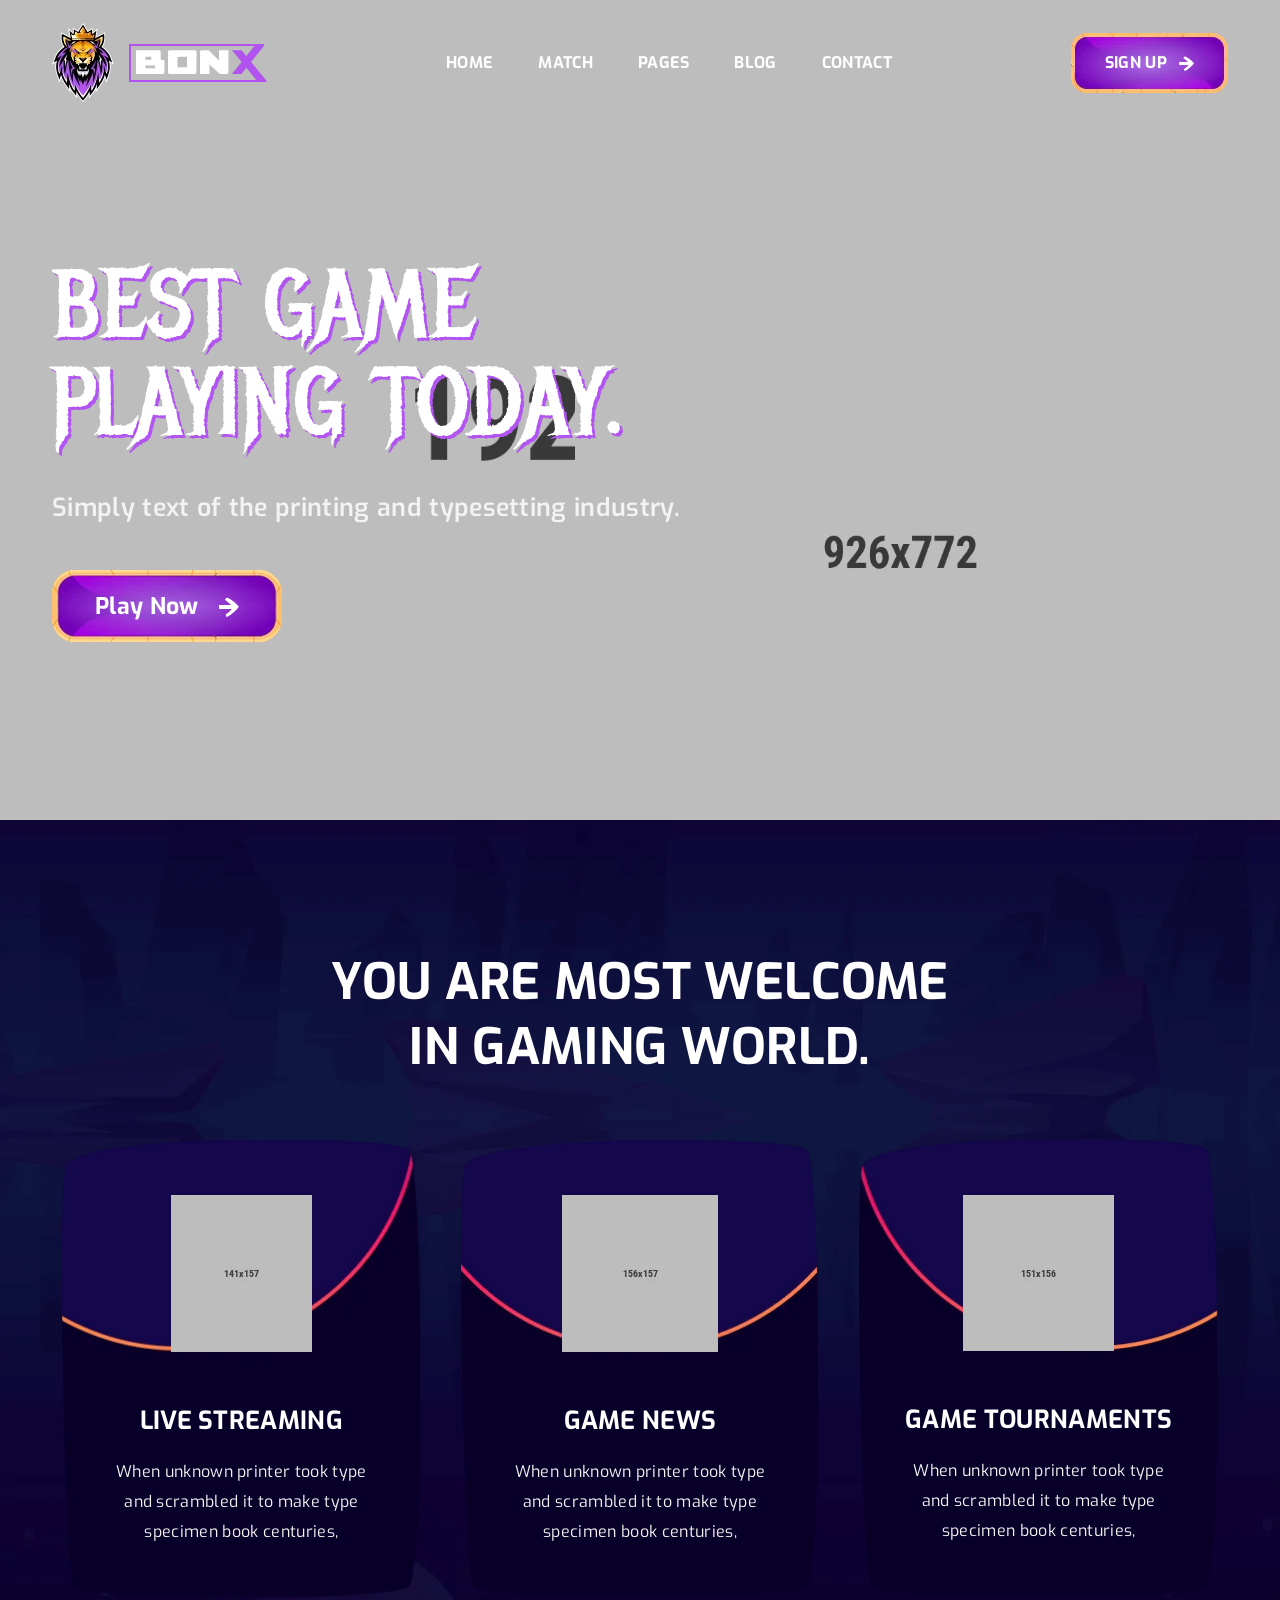
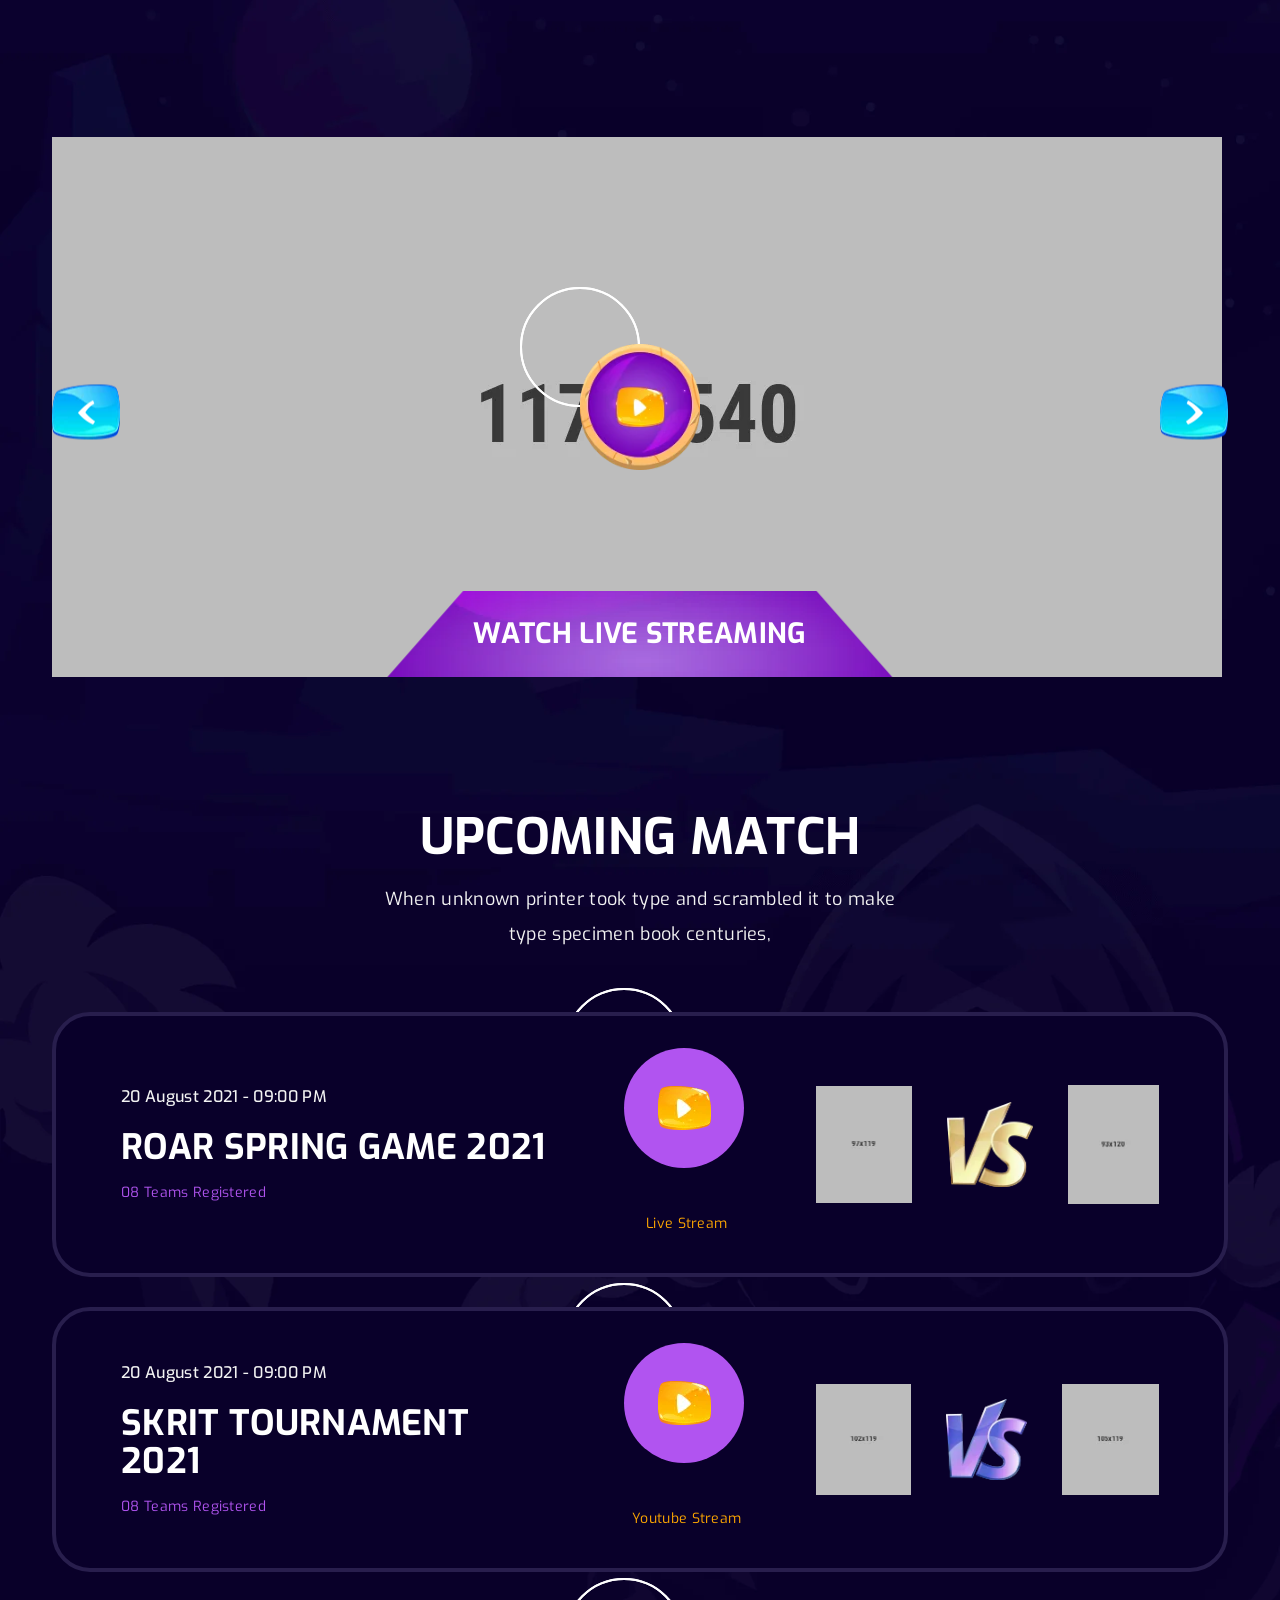
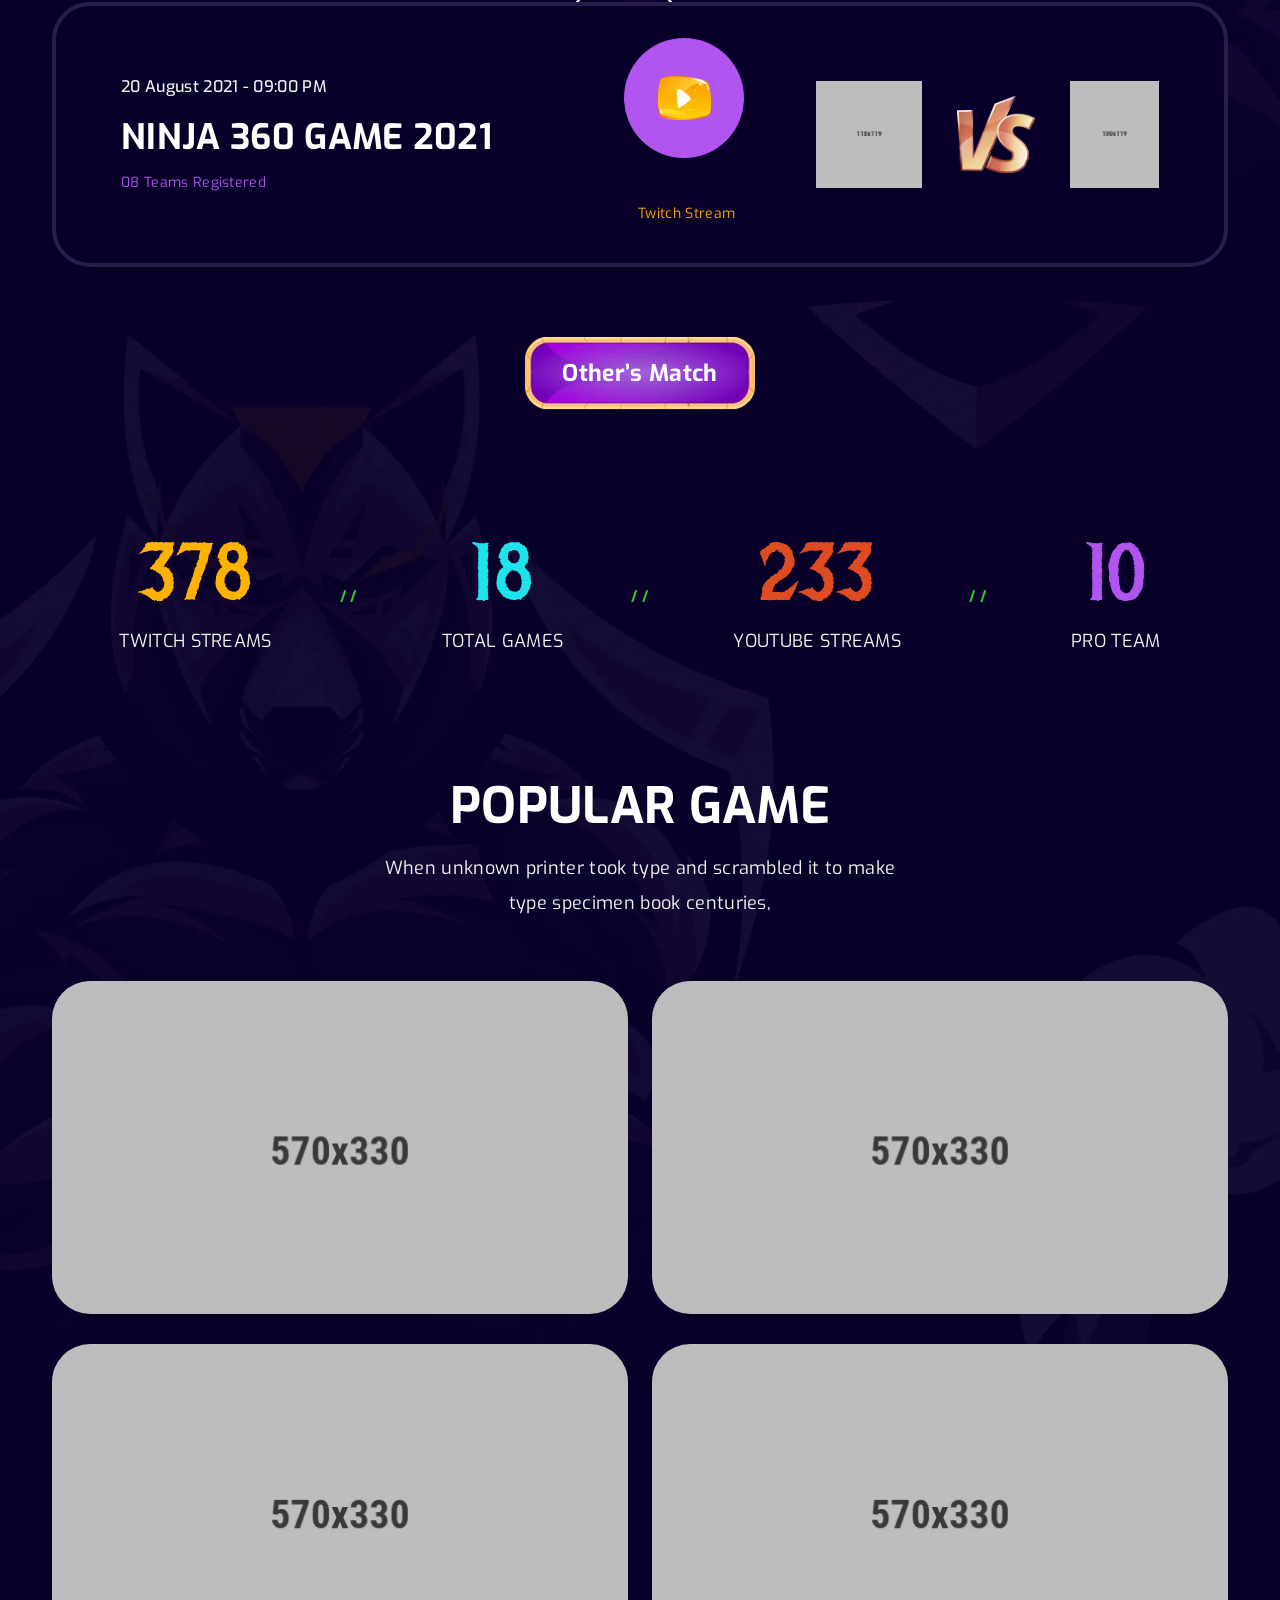
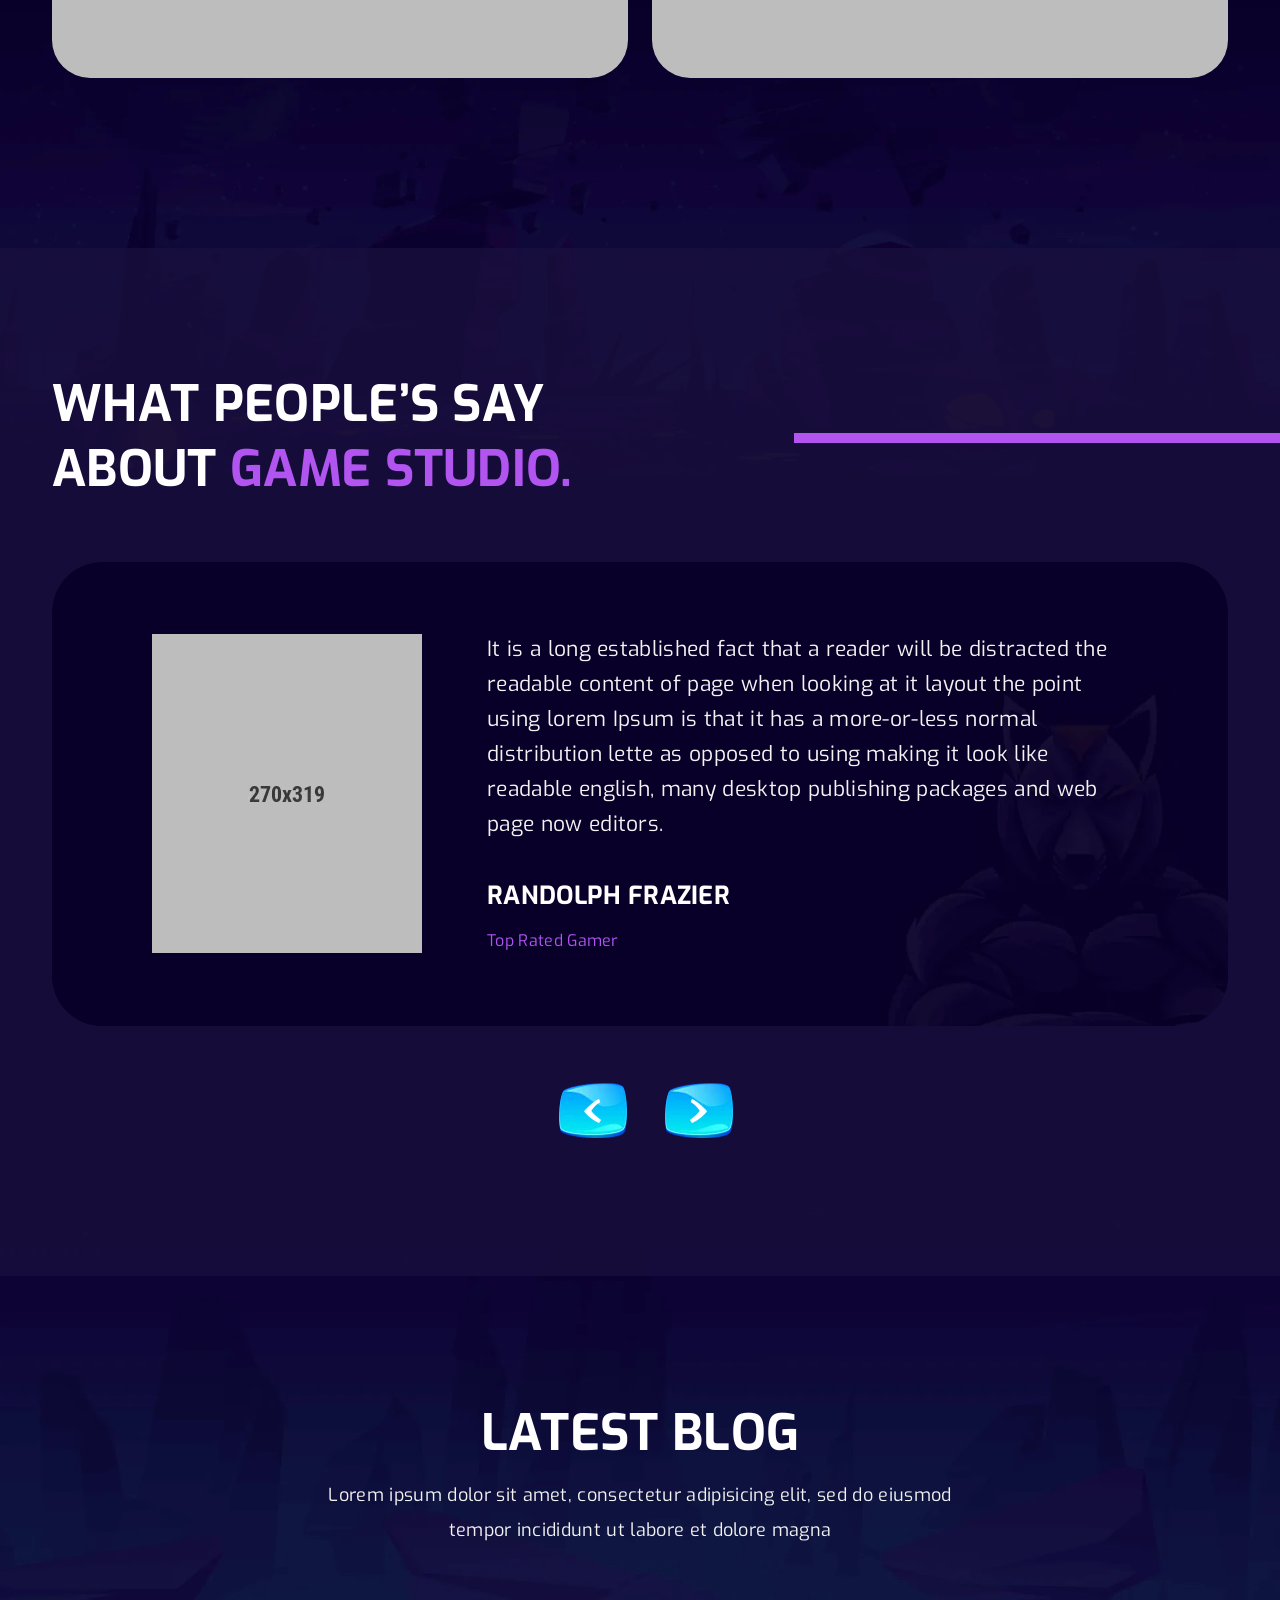
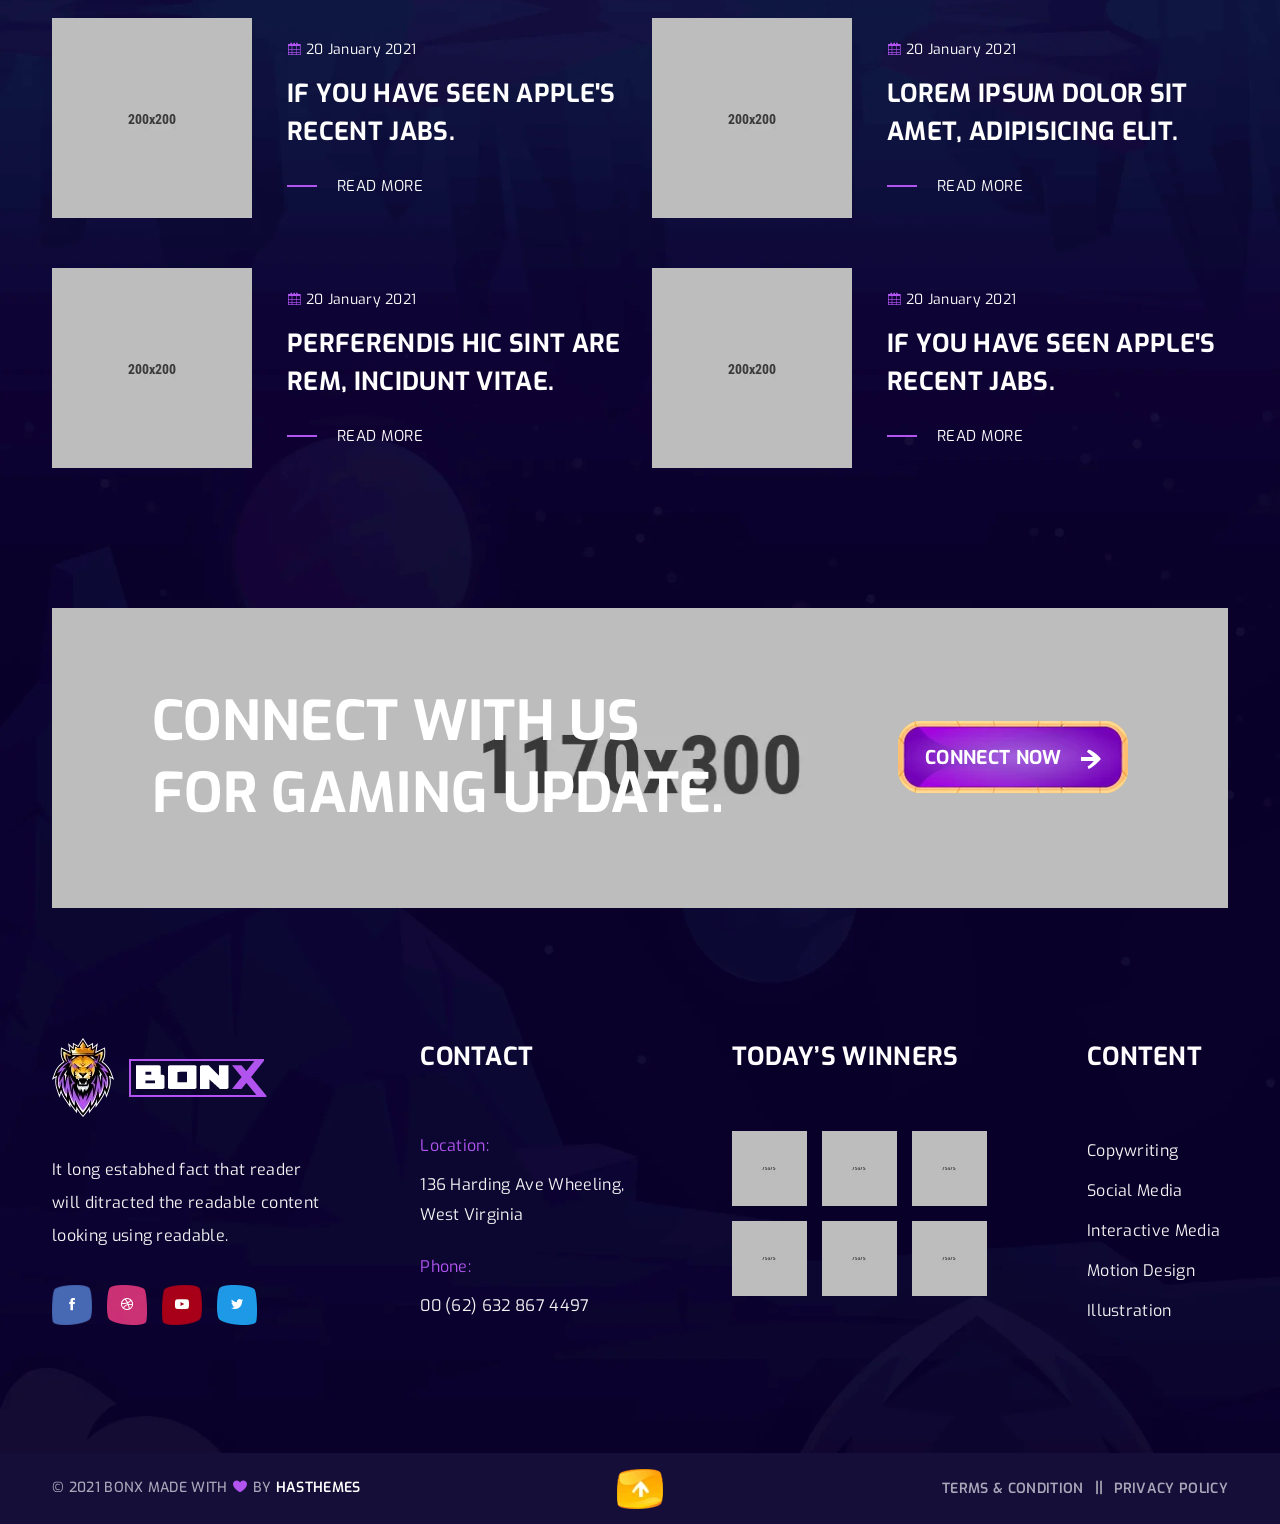
<file: Практика 5-6/Mini-HttpServer/MiniHttpServer/Public/bonx/index.html>
<!doctype html>
<html class="no-js" lang="en">

<head>
    <meta charset="utf-8">
    <meta http-equiv="x-ua-compatible" content="ie=edge">
    <title>Bonx - Gaming Website Template HTML Version</title>
    <meta name="description" content="240+ Best Bootstrap Templates are available on this website. Find your template for your project compatible with the most popular HTML library in the world."/>
    <meta name="viewport" content="width=device-width, initial-scale=1">
    
    <!-- Add site Favicon -->
    <link rel="shortcut icon" href="assets/img/favicon.ico" type="image/png">

    <!-- CSS 
    ========================= -->
    <link rel="preconnect" href="https://fonts.googleapis.com">
    <link rel="preconnect" href="https://fonts.gstatic.com" crossorigin>
    <link href="https://fonts.googleapis.com/css2?family=Exo:ital,wght@0,100;0,200;0,300;0,400;0,500;0,600;0,700;0,800;0,900;1,100;1,200;1,300;1,400;1,500;1,600;1,700;1,800;1,900&family=Metal+Mania&display=swap" rel="stylesheet">

    <link rel="stylesheet" href="assets/css/vendor/bootstrap.min.css">
    <link rel="stylesheet" href="assets/css/slick.css">
    <link rel="stylesheet" href="assets/css/icofont.min.css">
    <link rel="stylesheet" href="assets/css/animate.css">
    <link rel="stylesheet" href="assets/css/nice-select.css">
    <link rel="stylesheet" href="assets/css/magnific-popup.css">
    <!-- Main Style CSS -->
    <link rel="stylesheet" href="assets/css/style.css">
</head>

<body class="body__bg" data-bgimg="assets/img/bg/body-bg.webp">
   
  
     <!--offcanvas menu area start-->
     <div class="body_overlay">
                
    </div>
    <div class="offcanvas_menu">
        <div class="container">
            <div class="row">
                <div class="col-12">
                    <div class="offcanvas_menu_wrapper">
                        <div class="canvas_close">
                            <a href="javascript:void(0)"><i class="icofont-close"></i></a>  
                        </div>
                        <div id="menu" class="text-left ">
                            <ul class="offcanvas_main_menu">
                                <li class="menu-item-has-children active">
                                    <a href="index.html">Home</a>
                                </li>
                                <li class="menu-item-has-children"><a href="#">Match</a>
                                    <ul class="sub-menu">
                                        <li><a href="match.html">Match Page</a></li>
                                        <li><a href="match-details.html">Match Details</a></li>
                                    </ul>
                                </li>
                                <li class="menu-item-has-children"><a href="#">Pages</a>
                                    <ul class="sub-menu">
                                        <li><a href="about.html">About Us</a></li>
                                        <li><a href="all-game.html">All Game</a></li>
                                        <li><a href="game-details.html">Game Details</a></li>
                                        <li><a href="faq.html">Faq Page</a></li>
                                        <li><a href="players.html">Players</a></li>
                                        <li><a href="player-details.html">Player Details</a></li>
                                        <li><a href="404.html">Error 404</a></li>
                                    </ul>
                                </li>
                                <li class="menu-item-has-children">
                                    <a href="#">blog</a>
                                    <ul class="sub-menu">
                                        <li><a href="blog-left-sidebar.html">Blog Left Sidebar</a></li>
                                        <li><a href="blog-right-sidebar.html">Blog Right Sidebar</a></li>
                                        <li><a href="blog-without-sidebar.html">Blog Without Sidebar</a></li>
                                         <li><a href="blog-grid-left-sidebar.html">Blog Grid Left Sidebar</a></li>
                                            <li><a href="blog-grid-right-sidebar.html">Blog Grid Right Sidebar</a></li>
                                        <li><a href="blog-grid-without-sidebar.html">Blog Grid Without Sidebar</a></li>
                                        <li><a href="blog-details-left-sidebar.html">Blog Details Left Sidebar</a></li>
                                        <li><a href="blog-details-right-sidebar.html">Blog Details Right Sidebar</a></li>
                                        <li><a href="blog-details.html">Blog Details</a></li>
                                    </ul>
                                </li>
                                <li class="menu-item-has-children"><a href="contact.html">Contact Us</a></li>
                            </ul>
                        </div>
                    </div>
                </div>
            </div>
        </div>
    </div>
    <!--offcanvas menu area end-->

    <!--header area start-->
    <header class="header_section header_transparent sticky-header">
        <div class="container">
            <div class="row">
                <div class="col-12">
                    <div class="main_header d-flex justify-content-between align-items-center">
                        <div class="header_logo">
                            <a class="sticky_none" href="index.html"><img src="assets/img/logo/logo.webp" alt=""></a>
                        </div>
                        <!--main menu start-->
                        <div class="main_menu d-none d-lg-block"> 
                            <nav>  
                                <ul class="d-flex">
                                    <li><a href="index.html">Home</a></li> 
                                    <li><a href="match.html">Match</a>
                                        <ul class="sub_menu">
                                            <li><a href="match.html">Match Page</a></li>
                                            <li><a href="match-details.html">Match Details</a></li>
                                        </ul>
                                    </li>
                                    <li><a href="#">Pages</a>
                                        <ul class="sub_menu">
                                            <li><a href="about.html">About Us</a></li>
                                            <li><a href="all-game.html">All Game</a></li>
                                            <li><a href="game-details.html">Game Details</a></li>
                                            <li><a href="faq.html">Faq Page</a></li>
                                            <li><a href="players.html">Players</a></li>
                                            <li><a href="player-details.html">Player Details</a></li>
                                            <li><a href="404.html">Error 404</a></li>
                                        </ul>
                                    </li>
                                    <li><a href="blog-left-sidebar.html">blog</a>
                                        <ul class="sub_menu">
                                            <li><a href="blog-left-sidebar.html">Blog Left Sidebar</a></li>
                                            <li><a href="blog-right-sidebar.html">Blog Right Sidebar</a></li>
                                            <li><a href="blog-without-sidebar.html">Blog Without Sidebar</a></li>
                                             <li><a href="blog-grid-left-sidebar.html">Blog Grid Left Sidebar</a></li>
                                            <li><a href="blog-grid-right-sidebar.html">Blog Grid Right Sidebar</a></li>
                                            <li><a href="blog-grid-without-sidebar.html">Blog Grid Without Sidebar</a></li>
                                            <li><a href="blog-details-left-sidebar.html">Blog Details Left Sidebar</a></li>
                                            <li><a href="blog-details-right-sidebar.html">Blog Details Right Sidebar</a></li>
                                            <li><a href="blog-details.html">Blog Details</a></li>
                                        </ul>
                                    </li>
                                    <li><a href="contact.html">Contact</a></li>
                                </ul>  
                            </nav>
                        </div>
                        <!--main menu end-->
                        <div class="header_right_sidebar d-flex align-items-center">
                            <div class="sing_up_btn">
                                <a class="btn btn-link" href="#">SIGN UP <img src="assets/img/icon/arrrow-icon2.webp" alt=""> </a>
                            </div>
                            <div class="canvas_open">
                                <a href="javascript:void(0)"><i class="icofont-navigation-menu"></i></a>
                            </div>
                        </div>
                    </div>
                </div>
            </div>
        </div>
    </header>
    <!--header area end-->

    <!-- page wrapper start -->
    <div class="page_wrapper">

        <!--slide banner section start-->
        <section class="hero_banner_section d-flex align-items-center mb-130" data-bgimg="assets/img/bg/hero-bg1.webp">
            <div class="container">
                <div class="hero_banner_inner">
                    <div class="row align-items-center">
                        <div class="col-12">
                            <div class="hero_content">
                                <h1 class="wow fadeInUp" data-wow-delay="0.1s" data-wow-duration="1.1s">Best Game <br>
                                    Playing Today.</h1>
                                <p class="wow fadeInUp" data-wow-delay="0.2s" data-wow-duration="1.2s">Simply text of the printing and typesetting industry.</p>
                                <a class="btn btn-link wow fadeInUp" data-wow-delay="0.3s" data-wow-duration="1.3s" href="all-game.html">Play Now <img src="assets/img/icon/arrrow-icon.webp" alt=""> </a>
                            </div>
                        </div>
                    </div>
                </div>    
            </div>
            <div class="hero_position_img">
                <img src="assets/img/bg/hero-position-img.webp" alt="">
            </div>
        </section>
        <!--slider area end-->

        <!-- gaming  world section start -->
        <section class="gaming_world_section mb-140">
            <div class="container">
                <div class="section_title text-center wow fadeInUp mb-60" data-wow-delay="0.1s" data-wow-duration="1.1s">
                    <h2>yOU ARE MOST WELCOME <br>
                        IN GAMING WORLD.</h2>
                </div>
                <div class="gaming_world_inner">
                    <div class="row">
                        <div class="col-lg-4 col-md-4 col-sm-6">
                            <div class="single_gaming_world wow fadeInUp" data-bgimg="assets/img/others/gaming-world-bg1.webp" data-wow-delay="0.1s" data-wow-duration="1.1s">
                                <div class="gaming_world_thumb">
                                    <img src="assets/img/others/gaming-world1.webp" alt="">
                                </div>
                                <div class="gaming_world_text">
                                    <h3>Live Streaming</h3>
                                    <p>When unknown printer took
                                        type and scrambled it to make type
                                    specimen book centuries,</p>
                                </div>
                            </div>
                        </div>
                        <div class="col-lg-4 col-md-4 col-sm-6">
                            <div class="single_gaming_world wow fadeInUp" data-bgimg="assets/img/others/gaming-world-bg2.webp" data-wow-delay="0.2s" data-wow-duration="1.2s">
                                <div class="gaming_world_thumb">
                                    <img src="assets/img/others/gaming-world2.webp" alt="">
                                </div>
                                <div class="gaming_world_text">
                                    <h3>Game News</h3>
                                    <p>When unknown printer took
                                        type and scrambled it to make type
                                    specimen book centuries,</p>
                                </div>
                            </div>
                        </div>
                        <div class="col-lg-4 col-md-4 col-sm-6">
                            <div class="single_gaming_world wow fadeInUp" data-bgimg="assets/img/others/gaming-world-bg3.webp" data-wow-delay="0.3s" data-wow-duration="1.3s">
                                <div class="gaming_world_thumb">
                                    <img src="assets/img/others/gaming-world3.webp" alt="">
                                </div>
                                <div class="gaming_world_text">
                                    <h3>Game Tournaments</h3>
                                    <p>When unknown printer took
                                        type and scrambled it to make type
                                    specimen book centuries,</p>
                                </div>
                            </div>
                        </div>
                    </div>
                </div>
            </div>
        </section>
        <!-- gaming  world section end -->

        <!-- gaming video section start -->
        <section class="gaming_video_section mb-118 wow fadeInUp" data-wow-delay="0.1s" data-wow-duration="1.1s">
            <div class="container">
                <div class="row">
                    <div class="col-12">
                        <div class="gaming_video_inner slick_navigation slick__activation" data-slick='{
                            "slidesToShow": 1,
                            "slidesToScroll": 1,
                            "arrows": true,
                            "dots": false,
                            "autoplay": false,
                            "speed": 300,
                            "infinite": true ,  
                            "responsive":[ 
                            {"breakpoint":500, "settings": { "slidesToShow": 1 } }  
                            ]                                                     
                        }'>
                            <div class="gaming_video_thumb">
                                <img src="assets/img/bg/gaming-bg1.webp" alt="">
                                <div class="gaming_video_paly_icon">
                                    <a class="video_popup" href="https://www.youtube.com/watch?v=eS9Qm4AOOBY"><img src="assets/img/others/play-btn.webp" alt=""></a>
                                </div>
                                <div class="live_streaming_text">
                                    <h3>Watch Live Streaming</h3>
                                </div>
                            </div>
                            <div class="gaming_video_thumb">
                                <img src="assets/img/bg/gaming-bg1.webp" alt="">
                                <div class="gaming_video_paly_icon">
                                    <a class="video_popup" href="https://www.youtube.com/watch?v=eS9Qm4AOOBY"><img src="assets/img/others/play-btn.webp" alt=""></a>
                                </div>
                                <div class="live_streaming_text">
                                    <h3>Watch Live Streaming</h3>
                                </div>
                            </div>
                        </div>
                    </div>
                </div>
            </div>
        </section>
        <!-- gaming video section end -->

        <!-- upcoming gaming section start -->
        <section class="upcoming_gaming_section mb-125">
            <div class="container">
                <div class="section_title text-center wow fadeInUp mb-60" data-wow-delay="0.1s" data-wow-duration="1.1s">
                    <h2>Upcoming Match</h2>
                    <p>When unknown printer took type and scrambled it to make <br>
                        type specimen book centuries,</p>
                </div>
                <div class="upcoming_gaming_inner">
                    <div class="upcoming_gaming_list wow fadeInUp d-flex justify-content-between align-items-center mb-30" data-wow-delay="0.1s" data-wow-duration="1.1s">
                        <div class="upcoming_gaming_text">
                            <p>20 August 2021  -  09:00 PM</p>
                            <h3><a href="match-details.html">Roar Spring Game 2021</a></h3>
                            <span>08 Teams Registered</span>
                        </div>
                        <div class="upcoming_play_video text-center">
                            <a class="video_popup" href="https://www.youtube.com/watch?v=eS9Qm4AOOBY"><img src="assets/img/others/play-btn2.webp" alt=""></a> <br>
                            <span>Live Stream</span>
                        </div>
                        <div class="upcoming_gaming_thumb d-flex align-items-center">
                            <div class="single_upcoming_thumb">
                                <img src="assets/img/others/upcoming-game-thumb1.webp" alt="">
                            </div>
                            <div class="single_upcoming_thumb">
                                <img src="assets/img/others/game-vs1.webp" alt="">
                            </div>
                            <div class="single_upcoming_thumb">
                                <img src="assets/img/others/upcoming-game-thumb2.webp" alt="">
                            </div>
                        </div>
                    </div> 
                    <div class="upcoming_gaming_list wow fadeInUp d-flex justify-content-between align-items-center mb-30" data-wow-delay="0.2s" data-wow-duration="1.2s">
                        <div class="upcoming_gaming_text">
                            <p>20 August 2021  -  09:00 PM</p>
                            <h3><a href="match-details.html">Skrit tournament 2021</a></h3>
                            <span>08 Teams Registered</span>
                        </div>
                        <div class="upcoming_play_video text-center">
                            <a class="video_popup" href="https://www.youtube.com/watch?v=eS9Qm4AOOBY"><img src="assets/img/others/play-btn2.webp" alt=""></a> <br>
                            <span>Youtube Stream</span>
                        </div>
                        <div class="upcoming_gaming_thumb d-flex align-items-center">
                            <div class="single_upcoming_thumb">
                                <img src="assets/img/others/upcoming-game-thumb3.webp" alt="">
                            </div>
                            <div class="single_upcoming_thumb">
                                <img src="assets/img/others/game-vs2.webp" alt="">
                            </div>
                            <div class="single_upcoming_thumb">
                                <img src="assets/img/others/upcoming-game-thumb4.webp" alt="">
                            </div>
                        </div>
                    </div> 
                    <div class="upcoming_gaming_list wow fadeInUp d-flex justify-content-between align-items-center" data-wow-delay="0.3s" data-wow-duration="1.3s">
                        <div class="upcoming_gaming_text">
                            <p>20 August 2021  -  09:00 PM</p>
                            <h3><a href="match-details.html">Ninja 360 Game 2021</a></h3>
                            <span>08 Teams Registered</span>
                        </div>
                        <div class="upcoming_play_video text-center">
                            <a class="video_popup" href="https://www.youtube.com/watch?v=eS9Qm4AOOBY"><img src="assets/img/others/play-btn2.webp" alt=""></a> <br>
                            <span>Twitch Stream</span>
                        </div>
                        <div class="upcoming_gaming_thumb d-flex align-items-center">
                            <div class="single_upcoming_thumb">
                                <img src="assets/img/others/upcoming-game-thumb5.webp" alt="">
                            </div>
                            <div class="single_upcoming_thumb">
                                <img src="assets/img/others/game-vs3.webp" alt="">
                            </div>
                            <div class="single_upcoming_thumb">
                                <img src="assets/img/others/upcoming-game-thumb6.webp" alt="">
                            </div>
                        </div>
                    </div>
                </div>
                <div class="others_match_btn text-center">
                    <a class="btn btn-link" href="match.html">Other’s Match </a>
                </div>
            </div>
        </section>
        <!-- upcoming gaming section end -->

        <!-- counterup section start -->
        <section class="counterup_section mb-115 wow fadeInUp" data-wow-delay="0.1s" data-wow-duration="1.1s">
            <div class="container">
                <div class="row">
                    <div class="col-12">
                        <div class="counterup_inner d-flex justify-content-center">
                            <div class="single_counterup one">
                                <div class="counterup_text">
                                    <h2 class="counterup color1">8697</h2>
                                    <span>TWITCH STREAMS</span>
                                </div>
                            </div>
                            <div class="single_counterup two">
                                <div class="counterup_text">
                                    <h2 class="counterup color2">428</h2>
                                    <span>TOTAL GAMES</span>
                                </div>
                            </div>
                            <div class="single_counterup three">
                                <div class="counterup_text">
                                    <h2 class="counterup color3">5367</h2>
                                    <span>YOUTUBE STREAMS</span>
                                </div>
                            </div>
                            <div class="single_counterup four">
                                <div class="counterup_text">
                                    <h2 class="counterup color4">249</h2>
                                    <span>PRO TEAM</span>
                                </div>
                            </div>
                        </div>
                    </div>
                </div>
            </div>
        </section>
        <!-- counterup section end -->

        <!-- popular gaming  section start -->
        <section class="popular_gaming_section mb-140">
            <div class="container">
                <div class="section_title text-center wow fadeInUp mb-60" data-wow-delay="0.1s" data-wow-duration="1.1s">
                    <h2>Popular GAME</h2>
                    <p>When unknown printer took type and scrambled it to make <br>
                        type specimen book centuries,</p>
                </div>
                <div class="popular_gaming_inner wow fadeInUp" data-wow-delay="0.2s" data-wow-duration="1.2s">
                    <div class="row">
                        <div class="col-lg-6 col-md-6">
                            <div class="popular_gaming_thumb">
                            <a href="#"><img src="assets/img/others/popular-game-thumb1.webp" alt=""></a>
                            <div class="gaming_details_btn">
                                    <a class="btn btn-link" href="game-details.html">Game Details <img src="assets/img/icon/arrrow-icon.webp" alt=""> </a>
                            </div>
                            </div>
                        </div>
                        <div class="col-lg-6 col-md-6">
                            <div class="popular_gaming_thumb">
                            <a href="#"><img src="assets/img/others/popular-game-thumb2.webp" alt=""></a>
                            <div class="gaming_details_btn">
                                    <a class="btn btn-link" href="game-details.html">Game Details <img src="assets/img/icon/arrrow-icon.webp" alt=""> </a>
                                </div>
                            </div>
                        </div>
                        <div class="col-lg-6 col-md-6">
                            <div class="popular_gaming_thumb">
                            <a href="#"><img src="assets/img/others/popular-game-thumb3.webp" alt=""></a>
                                <div class="gaming_details_btn">
                                    <a class="btn btn-link" href="game-details.html">Game Details <img src="assets/img/icon/arrrow-icon.webp" alt=""> </a>
                                </div>
                            </div>
                        </div>
                        <div class="col-lg-6 col-md-6">
                            <div class="popular_gaming_thumb">
                            <a href="#"><img src="assets/img/others/popular-game-thumb4.webp" alt=""></a>
                                <div class="gaming_details_btn">
                                    <a class="btn btn-link" href="game-details.html">Game Details <img src="assets/img/icon/arrrow-icon.webp" alt=""> </a>
                                </div>
                            </div>
                        </div>
                    </div>
                </div>
            </div>
        </section>
        <!-- popular gaming section end -->

        <!-- testimonial section start -->
        <section class="testimonial_section wow fadeInUp" data-bgimg="assets/img/others/testimonial-bg-fullwidth.webp" data-wow-delay="0.1s" data-wow-duration="1.1s">
            <div class="container">
                <div class="row">
                    <div class="col-12">
                        <div class="section_title mb-60">
                            <h2>What people’s say <br>
                                ABOUT <span>game studio.</span></h2>
                        </div>
                        <div class="testimonial_inner slick__activation slick_navigation" data-slick='{
                            "slidesToShow": 1,
                            "slidesToScroll": 1,
                            "arrows": true,
                            "dots": false,
                            "autoplay": false,
                            "speed": 300,
                            "infinite": true ,  
                            "responsive":[  
                            {"breakpoint":576, "settings": { "slidesToShow": 1 } }  
                            ]                                                     
                        }' data-bgimg="assets/img/others/testimonial-bg.webp">
                            <div class="testimonial_list d-flex align-items-center">
                                <div class="testimonial_thumb">
                                    <img src="assets/img/others/testimonial-thumb.webp" alt="">
                                </div>
                                <div class="testimonial_content">
                                    <div class="testimonial_desc">
                                        <p>It is a long established fact that a reader will be distracted the
                                        readable content of page when looking at it layout the point using
                                        lorem Ipsum is that it has a more-or-less normal distribution lette
                                        as opposed to using making it look like readable english,
                                        many desktop publishing packages and web page now editors.</p>
                                    </div>
                                    <div class="testimonial_author">
                                        <h3>Randolph Frazier</h3>
                                        <span>Top Rated Gamer</span>
                                    </div>
                                </div>
                            </div>
                            <div class="testimonial_list d-flex align-items-center">
                                <div class="testimonial_thumb">
                                    <img src="assets/img/others/testimonial-thumb.webp" alt="">
                                </div>
                                <div class="testimonial_content">
                                    <div class="testimonial_desc">
                                        <p>Lorem ipsum dolor sit, amet consectetur adipisicing elit. Natus quos consectetur amet blanditiis, facilis esse illo unde saepe facere dolore porro asperiores ducimus, inventore voluptate doloribus odio fugit magnam voluptatum perferendis? Sit quisquam labore adipisci doloremque! Aperiam voluptate modi quasi are nobis.</p>
                                    </div>
                                    <div class="testimonial_author">
                                        <h3>Roar Spring</h3>
                                        <span>Top Rated Gamer</span>
                                    </div>
                                </div>
                            </div>
                        </div>
                    </div>
                </div>
            </div>
        </section>
        <!-- testimonial section end -->

        <!-- blog section start -->
        <section class="blog_section mb-90">
            <div class="container">
                <div class="section_title text-center wow fadeInUp mb-70" data-wow-delay="0.1s" data-wow-duration="1.1s">
                    <h2>Latest Blog</h2>
                    <p>Lorem ipsum dolor sit amet, consectetur adipisicing elit, sed do eiusmod <br> tempor incididunt ut labore et dolore magna</p>
                </div>
                <div class="row blog_inner">
                    <div class="col-lg-6">
                        <div class="single_blog d-flex align-items-center wow fadeInUp" data-wow-delay="0.1s" data-wow-duration="1.1s">
                            <div class="blog_thumb">
                                <a href="blog-details.html"><img src="assets/img/blog/blog1.webp" alt=""></a>
                            </div>
                            <div class="blog_content">
                                <div class="blog_date">
                                    <span><i class="icofont-calendar"></i>  20 January 2021</span>
                                </div>
                                <h3><a href="blog-details.html">if you have seen Apple's
                                    recent jabs.</a></h3>
                                <a href="blog-details.html">READ MORE</a>
                            </div>
                        </div>
                    </div>
                    <div class="col-lg-6">
                        <div class="single_blog d-flex align-items-center wow fadeInUp" data-wow-delay="0.1s" data-wow-duration="1.1s">
                            <div class="blog_thumb">
                                <a href="blog-details.html"><img src="assets/img/blog/blog2.webp" alt=""></a>
                            </div>
                            <div class="blog_content">
                                <div class="blog_date">
                                    <span><i class="icofont-calendar"></i>  20 January 2021</span>
                                </div>
                                <h3><a href="blog-details.html">Lorem ipsum dolor sit amet, adipisicing elit.</a></h3>
                                <a href="blog-details.html">READ MORE</a>
                            </div>
                        </div>
                    </div>
                    <div class="col-lg-6">
                        <div class="single_blog d-flex align-items-center wow fadeInUp" data-wow-delay="0.1s" data-wow-duration="1.1s">
                            <div class="blog_thumb">
                                <a href="blog-details.html"><img src="assets/img/blog/blog3.webp" alt=""></a>
                            </div>
                            <div class="blog_content">
                                <div class="blog_date">
                                    <span><i class="icofont-calendar"></i>  20 January 2021</span>
                                </div>
                                <h3><a href="blog-details.html"> Perferendis hic sint are rem, incidunt vitae.</a></h3>
                                <a href="blog-details.html">READ MORE</a>
                            </div>
                        </div>
                    </div>
                    <div class="col-lg-6">
                        <div class="single_blog d-flex align-items-center wow fadeInUp" data-wow-delay="0.1s" data-wow-duration="1.1s">
                            <div class="blog_thumb">
                                <a href="blog-details.html"><img src="assets/img/blog/blog4.webp" alt=""></a>
                            </div>
                            <div class="blog_content">
                                <div class="blog_date">
                                    <span><i class="icofont-calendar"></i>  20 January 2021</span>
                                </div>
                                <h3><a href="blog-details.html">if you have seen Apple's
                                    recent jabs.</a></h3>
                                <a href="blog-details.html">READ MORE</a>
                            </div>
                        </div>
                    </div>
                </div>
            </div>
        </section>
        <!-- blog section end -->

        <!-- gaming update section start -->
        <section class="gaming_update_section">
            <div class="container">
                <div class="row">
                    <div class="col-12">
                        <div class="gaming_update_inner d-flex justify-content-between align-items-center" data-bgimg="assets/img/bg/gaming-update.webp">
                            <div class="gaming_update_text">
                                <h2>Connect with us <br>
                                    for gamING update.</h2>
                            </div>
                            <div class="gaming_update_btn">
                                <a class="btn btn-link" href="contact.html">CONNECT NOW <img src="assets/img/icon/arrrow-icon.webp" alt=""> </a>
                            </div>
                        </div>
                    </div>
                </div>
            </div>
        </section>
        <!-- gaming update section end -->

    </div>
    <!-- page wrapper end -->

    <!--footer area start-->
    <footer class="footer_widgets">
        <div class="main_footer">
            <div class="container">
                <div class="row">
                    <div class="col-12">
                        <div class="main_footer_inner d-flex">
                            <div class="footer_widget_list">
                                <div class="footer_logo">
                                    <a href="#"><img src="assets/img/logo/logo.webp" alt=""></a>
                                </div>
                                <div class="footer_contact_desc">
                                    <p>It long estabhed fact that reader
                                        will ditracted the readable content
                                        looking using readable.</p>
                                </div>
                                <div class="footer_social">
                                    <ul class="d-flex">
                                        <li><a class="facebook" href="https://www.facebook.com"><i class="icofont-facebook"></i></a></li>
                                        <li><a class="dribbble" href="https://dribbble.com"><i class="icofont-dribbble"></i></a></li>
                                        <li><a class="youtube" href="https://www.youtube.com"><i class="icofont-youtube-play"></i></a></li>
                                        <li><a class="twitter" href="https://twitter.com"><i class="icofont-twitter"></i></a></li>
                                    </ul>
                                </div>
                            </div>
                            <div class="footer_widget_list contact">
                                <h3>Contact</h3>
                                <div class="footer_contact_info">
                                    <div class="footer_contact_info_list">
                                        <span>Location:</span>
                                        <p>136 Harding Ave
                                            Wheeling, West Virginia</p>
                                    </div>
                                    <div class="footer_contact_info_list">
                                        <span>Phone:</span>
                                        <p><a href="#">00 (62) 632 867 4497</a></p>
                                    </div>
                                </div>
                            </div>
                            <div class="footer_widget_list">
                                <h3>today’s winners</h3>
                                <div class="footer_winners_gallery">
                                    <div class="footer_winners_list d-flex">
                                        <div class="footer_winners_thumb">
                                            <a href="game-details.html"><img src="assets/img/others/winners1.webp" alt=""></a>
                                        </div>
                                        <div class="footer_winners_thumb">
                                            <a href="game-details.html"><img src="assets/img/others/winners2.webp" alt=""></a>
                                        </div>
                                        <div class="footer_winners_thumb">
                                            <a href="game-details.html"><img src="assets/img/others/winners3.webp" alt=""></a>
                                        </div>
                                    </div>
                                    <div class="footer_winners_list d-flex">
                                        <div class="footer_winners_thumb">
                                            <a href="game-details.html"><img src="assets/img/others/winners4.webp" alt=""></a>
                                        </div>
                                        <div class="footer_winners_thumb">
                                            <a href="game-details.html"><img src="assets/img/others/winners5.webp" alt=""></a>
                                        </div>
                                        <div class="footer_winners_thumb">
                                            <a href="game-details.html"><img src="assets/img/others/winners6.webp" alt=""></a>
                                        </div>
                                    </div>
                                </div>
                            </div>
                            <div class="footer_widget_list footer_list_menu">
                                <h3>Content</h3>
                                <div class="footer_menu">
                                    <ul>
                                        <li><a href="about.html"> Copywriting</a></li>
                                        <li><a href="about.html">Social Media</a></li>
                                        <li><a href="about.html">Interactive Media</a></li>
                                        <li><a href="about.html">Motion Design</a></li>
                                        <li><a href="about.html">Illustration</a></li>
                                    </ul>
                                </div>
                            </div>
                        </div>
                    </div> 
                </div>
            </div>
        </div>
        <div class="footer_bottom">
            <div class="container">
                <div class="row">
                    <div class="col-12">
                        <div class="footer_bottom_inner d-flex justify-content-between">
                            <div class="copyright_right">
                                <p> © 2021  BONX  Made with  <i class="icofont-heart"></i>  by <a href="https://hasthemes.com">HasThemes</a></p>
                            </div>
                            <div class="footer_bottom_link_menu">
                                <ul class="d-flex">
                                    <li><a href="about.html">Terms & Condition  </a></li>
                                    <li><a href="about.html">Privacy Policy  </a></li>
                                </ul>
                            </div>

                            <div class="scroll__top_icon">
                                <a id="scroll-top" href="#"><img src="assets/img/icon/scroll-top.webp" alt=""></a>
                            </div>
                        </div>
                    </div>
                </div>
            </div>
        </div>
    </footer>
    <!--footer area end-->

   
<!-- JS
============================================ -->
<!--modernizr min js here-->
<script src="assets/js/vendor/modernizr-3.7.1.min.js"></script>

<!-- Vendor JS -->
<script src="assets/js/vendor/jquery-3.6.0.min.js"></script>
<script src="assets/js/vendor/jquery-migrate-3.3.2.min.js"></script>
<script src="assets/js/vendor/popper.js"></script>
<script src="assets/js/vendor/bootstrap.min.js"></script>
<script src="assets/js/slick.min.js"></script>
<script src="assets/js/wow.min.js"></script>
<script src="assets/js/jquery.nice-select.js"></script>
<script src="assets/js/jquery.magnific-popup.min.js"></script>
<script src="assets/js/jquery.counterup.min.js"></script>
<script src="assets/js/jquery-waypoints.js"></script>

<!-- Main JS -->
<script src="assets/js/main.js"></script>


</body>

</html>
</file>
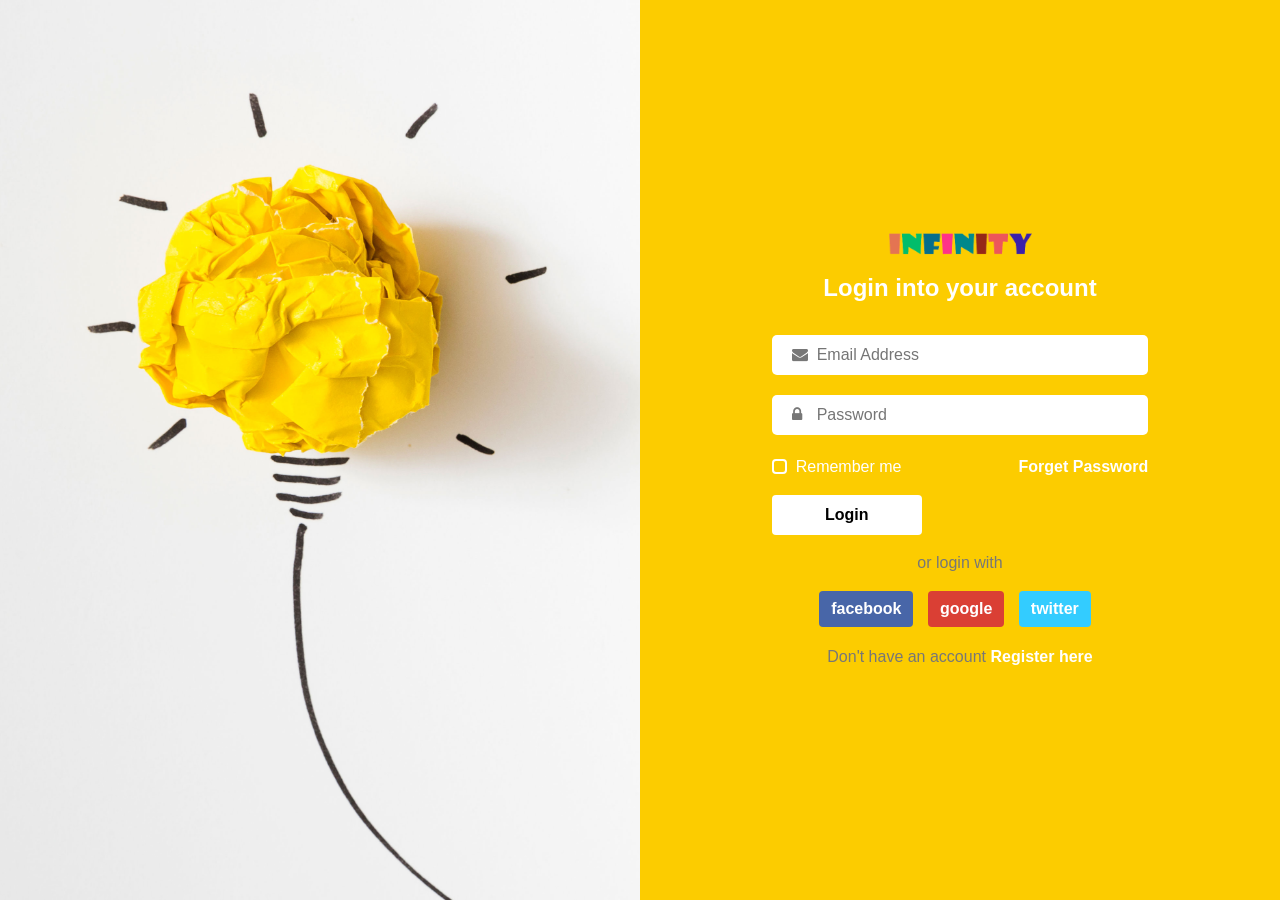
<file: Практика 5-6/Mini-HttpServer/MiniHttpServer/Public/LoginForm/index.html>
<!DOCTYPE html>
<html>
<head>
	<title>Login Form</title>
	<meta charset="utf-8">
	<meta name="viewport" content="width=device-width, initial-scale=1, shrink-to-fit=no">
	<link rel="stylesheet" type="text/css" href="style.css">
	<link rel="stylesheet" href="https://stackpath.bootstrapcdn.com/bootstrap/4.3.1/css/bootstrap.min.css">
	<script src="https://code.jquery.com/jquery-3.3.1.slim.min.js"></script>
	<link href="https://stackpath.bootstrapcdn.com/font-awesome/4.7.0/css/font-awesome.min.css" rel="stylesheet">
</head>
<body>
	<div class="container-fluid">
		<div class="row">
			<div class="col-lg-6 col-md-6 d-none d-md-block image-container"></div>

			<div class="col-lg-6 col-md-6 form-container">
				<div class="col-lg-8 col-md-12 col-sm-9 col-xs-12 form-box text-center">
					<div class="logo mb-3">
						<img src="image/logo.png" width="150px">
					</div>
					<div class="heading mb-4">
						<h4>Login into your account</h4>
					</div>
					<form method="post" action="/auth">
						<div class="form-input">
							<span><i class="fa fa-envelope"></i></span>
							<input name="email" type="email" placeholder="Email Address" required>
						</div>
						<div class="form-input">
							<span><i class="fa fa-lock"></i></span>
							<input name="password" type="password" placeholder="Password" required>
						</div>
						<div class="row mb-3">
							<div class="col-6 d-flex">
								<div class="custom-control custom-checkbox">
									<input type="checkbox" class="custom-control-input" id="cb1">
									<label class="custom-control-label text-white" for="cb1">Remember me</label>
								</div>
							</div>
							<div class="col-6 text-right">
								<a href="forget.html" class="forget-link">Forget Password</a>
							</div>
						</div>
						<div class="text-left mb-3">
							<button type="submit" class="btn">Login</button>
						</div>
						<div class="text-center mb-2">
							<div class="mb-3" style="color: #777">or login with</div>

							<a href="" class="btn btn-social btn-facebook">facebook</a>

							<a href="" class="btn btn-social btn-google">google</a>

							<a href="" class="btn btn-social btn-twitter">twitter</a>
						</div>
						<div style="color: #777">
							Don't have an account
							<a href="register.html" class="register-link">Register here</a>
						</div>
					</form>
				</div>
			</div>
		</div>
	</div>
</body>
</html>
</file>
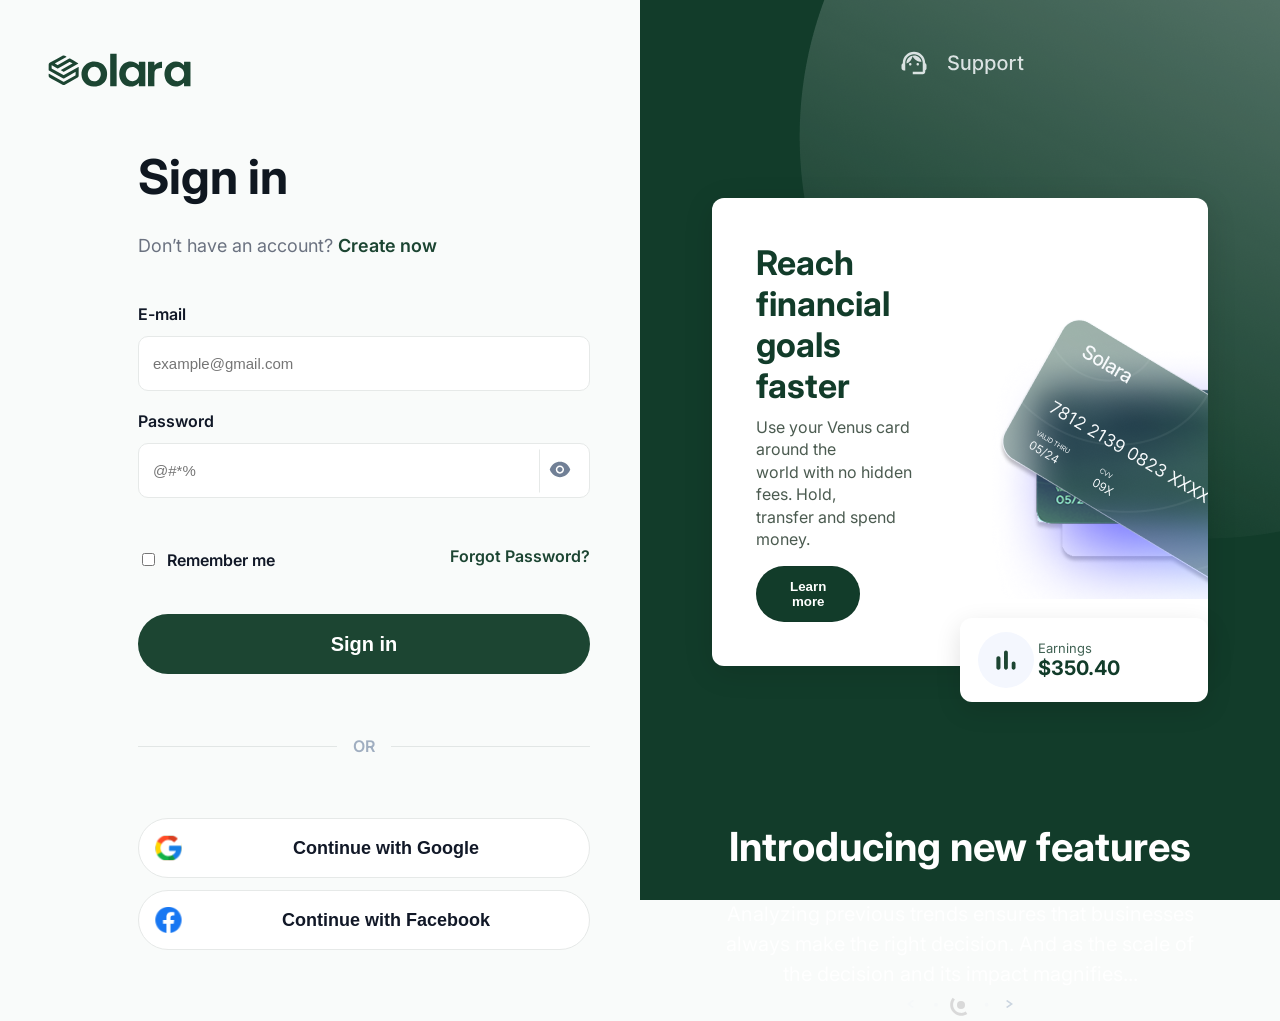
<file: Практика 5-6/Mini-HttpServer/MiniHttpServer/Public/Olara/index.html>
<!doctype html>
<html lang="ru">
<head>
  <meta charset="utf-8" />
  <meta name="viewport" content="width=device-width,initial-scale=1" />
  <title>Sign in — Olara</title>
  <link href="https://fonts.googleapis.com/css2?family=Inter:wght@300;400;500;600;700&display=swap" rel="stylesheet">
  <link rel="stylesheet" href="assets/css/login.css">
</head>
<body>
  <div class="page">
    <div class="left">
      <div class="logo">
        <svg xmlns="http://www.w3.org/2000/svg" width="153" height="39" viewBox="0 0 153 39" fill="none">
            <path d="M74.3254 3.72937H68.5042C68.3401 3.72937 68.207 3.85911 68.207 4.01916V35.9775C68.207 36.1375 68.3401 36.2673 68.5042 36.2673H74.3254C74.4895 36.2673 74.6225 36.1375 74.6225 35.9775V4.01916C74.6225 3.85911 74.4895 3.72937 74.3254 3.72937Z" fill="#1C4532"/>
            <path d="M9.63994 15.3752L9.65105 18.1431C9.6529 18.3742 9.75659 18.5476 9.96211 18.6631L21.4072 25.0765C21.4857 25.1209 21.5748 25.1444 21.6655 25.1444C21.7563 25.1444 21.8454 25.1209 21.9238 25.0765L36.3601 16.946C36.3914 16.9283 36.427 16.9189 36.4632 16.9187C36.4994 16.9185 36.5349 16.9275 36.5662 16.9448C36.5975 16.9621 36.6234 16.9871 36.6414 17.0173C36.6593 17.0475 36.6686 17.0818 36.6684 17.1167C36.6758 20.0651 36.6711 23.0488 36.6545 26.0677C36.6526 26.631 36.3082 27.1059 35.6213 27.4923C31.2388 29.9713 26.8526 32.4431 22.4626 34.9077C21.8294 35.2625 21.1517 35.0269 20.4935 34.664C13.9614 31.0529 9.60106 28.6244 7.41257 27.3785C6.43219 26.8206 6.63216 24.9004 6.70714 23.9119C6.70959 23.8751 6.72164 23.8395 6.74214 23.8085C6.76265 23.7775 6.79092 23.7521 6.8243 23.7347C6.85768 23.7174 6.89504 23.7086 6.93286 23.7093C6.97068 23.71 7.0077 23.72 7.04041 23.7385L21.3489 31.7823C21.4461 31.8367 21.5562 31.8653 21.6683 31.8653C21.7804 31.8653 21.8905 31.8367 21.9877 31.7823L33.3134 25.3988C33.397 25.352 33.4664 25.2843 33.5147 25.2025C33.563 25.1207 33.5884 25.0277 33.5884 24.9329L33.5995 22.2517C33.5995 22.0368 33.5032 21.9835 33.3106 22.0919L22.0488 28.424C21.7803 28.5756 21.5119 28.5756 21.2434 28.424L6.98765 20.4208C6.8889 20.3649 6.80692 20.2847 6.7499 20.1882C6.69288 20.0918 6.66282 19.9824 6.66271 19.871C6.67011 18.3562 6.67381 16.8151 6.67381 15.2479C6.67104 13.9858 6.94321 13.2248 8.04023 12.6208C12.1987 10.3296 16.3452 8.01577 20.4796 5.67938C21.8044 4.92917 23.1042 5.78229 24.2401 6.47563C24.4215 6.58757 24.4456 6.72479 24.3123 6.88729C24.2419 6.97035 24.1188 7.06153 23.9429 7.16084C20.3454 9.18667 16.7507 11.2152 13.1587 13.2465C13.0514 13.306 12.9653 13.3729 12.9005 13.4469C12.8912 13.4572 12.8845 13.4694 12.8807 13.4826C12.8769 13.4958 12.8762 13.5096 12.8786 13.5231C12.881 13.5366 12.8864 13.5494 12.8945 13.5606C12.9026 13.5717 12.9132 13.581 12.9255 13.5877L15.5111 15.0313C15.5627 15.06 15.6209 15.0752 15.6799 15.0752C15.7389 15.0752 15.7965 15.06 15.8471 15.0313L27.2395 8.61521C27.3637 8.54507 27.5047 8.50792 27.6484 8.50744C27.7922 8.50697 27.9336 8.54319 28.0588 8.6125C30.4121 9.91611 32.7959 11.2631 35.2103 12.6533C35.4899 12.8158 35.7898 13.0469 36.1101 13.3467C36.1453 13.3791 36.1722 13.4192 36.1885 13.4637C36.2049 13.5082 36.2103 13.5559 36.2044 13.6029C36.1985 13.65 36.1813 13.6952 36.1544 13.7349C36.1274 13.7745 36.0913 13.8076 36.049 13.8315L21.8238 21.8292C21.7668 21.862 21.7015 21.8792 21.635 21.8787C21.5685 21.8782 21.5032 21.8602 21.4461 21.8265L18.9521 20.3694C18.7559 20.2538 18.7568 20.1392 18.9549 20.0254C22.7672 17.8768 26.5582 15.7291 30.3278 13.5823C30.4038 13.539 30.4463 13.5065 30.4556 13.4848C30.4721 13.4478 30.4704 13.4044 30.4508 13.3632C30.4312 13.322 30.3953 13.2861 30.3501 13.2627L27.8644 11.941C27.7956 11.9046 27.7186 11.886 27.6408 11.8869C27.5629 11.8879 27.4869 11.9084 27.42 11.9465L15.9138 18.4167C15.8368 18.4603 15.7493 18.4833 15.6601 18.4833C15.5708 18.4833 15.483 18.4603 15.4056 18.4167L9.83713 15.2642C9.81719 15.2526 9.79446 15.2465 9.77127 15.2463C9.74808 15.2462 9.72527 15.2521 9.70519 15.2634C9.68511 15.2747 9.66848 15.291 9.65701 15.3107C9.64554 15.3303 9.63965 15.3526 9.63994 15.3752Z" fill="#1C4532"/>
            <path d="M39.4873 24.6485C39.2068 18.8121 42.8894 13.4713 48.6773 11.941C52.296 10.985 56.4925 11.5944 59.653 13.5769C64.7493 16.7754 66.1769 22.88 64.4911 28.4402C62.8608 33.8325 56.9646 36.8848 51.4462 36.5788C44.5114 36.1969 39.8094 31.3625 39.4873 24.6485ZM51.9684 31.3318C53.6927 31.4022 55.3791 30.7075 56.6567 29.4004C57.9343 28.0932 58.6983 26.2808 58.7808 24.3618C58.8633 22.4427 58.2574 20.5743 57.0965 19.1675C55.9356 17.7607 54.3147 16.9308 52.5904 16.8603C50.8661 16.7899 49.1797 17.4846 47.9021 18.7917C46.6245 20.0989 45.8604 21.9113 45.778 23.8303C45.6955 25.7494 46.3014 27.6178 47.4623 29.0246C48.6232 30.4314 50.2441 31.2613 51.9684 31.3318Z" fill="#1C4532"/>
            <path d="M96.7852 15.08C96.8537 14.9897 96.8852 14.8832 96.8796 14.7604C96.8463 13.9046 96.8426 13.0451 96.8685 12.1821C96.8759 11.9672 96.9889 11.8598 97.2073 11.8598L102.94 11.8652C103.039 11.8652 103.134 11.9037 103.205 11.9723C103.275 12.0409 103.315 12.1339 103.315 12.2308V35.8881C103.315 35.9779 103.278 36.064 103.212 36.1275C103.146 36.191 103.057 36.2267 102.965 36.2267L97.1685 36.2321C97.1259 36.2321 97.0838 36.2239 97.0445 36.2079C97.0053 36.1919 96.9696 36.1686 96.9397 36.1391C96.9097 36.1096 96.886 36.0747 96.87 36.0363C96.854 35.9978 96.8459 35.9567 96.8463 35.9152L96.8685 33.3639C96.8722 32.9505 96.7333 32.899 96.4519 33.2096C93.8607 36.0804 89.9948 37.0771 86.1927 36.3106C74.8364 34.0194 74.081 15.2614 85.3762 12.0358C89.4949 10.8604 93.7413 11.9898 96.6769 15.0881C96.6838 15.0954 96.6923 15.101 96.7018 15.1046C96.7114 15.1081 96.7217 15.1096 96.732 15.1088C96.7423 15.108 96.7524 15.1051 96.7616 15.1001C96.7708 15.0951 96.7789 15.0882 96.7852 15.08ZM90.5065 31.2065C91.3754 31.1888 92.2319 30.9865 93.0269 30.6111C93.822 30.2357 94.5401 29.6947 95.1403 29.0188C95.7405 28.343 96.211 27.5456 96.5249 26.6722C96.8388 25.7987 96.99 24.8664 96.9698 23.9284C96.9497 22.9903 96.7586 22.065 96.4074 21.2051C96.0563 20.3453 95.552 19.5678 94.9233 18.9171C94.2946 18.2663 93.5539 17.7551 92.7434 17.4125C91.9329 17.0699 91.0685 16.9028 90.1996 16.9205C89.3307 16.9383 88.4742 17.1406 87.6791 17.516C86.8841 17.8913 86.1659 18.4324 85.5657 19.1082C84.9656 19.7841 84.4951 20.5815 84.1812 21.4549C83.8673 22.3283 83.7161 23.2607 83.7362 24.1987C83.7564 25.1367 83.9475 26.0621 84.2986 26.9219C84.6498 27.7818 85.1541 28.5592 85.7827 29.21C86.4114 29.8607 87.1522 30.372 87.9627 30.7145C88.7731 31.0571 89.6375 31.2243 90.5065 31.2065Z" fill="#1C4532"/>
            <path d="M141.666 14.9798C141.942 15.3012 142.078 15.2533 142.074 14.8362L142.057 12.2471C142.056 11.9925 142.186 11.8643 142.449 11.8625L148.018 11.8544C148.141 11.8544 148.26 11.9023 148.347 11.9876C148.435 12.073 148.484 12.1887 148.484 12.3094L148.492 35.899C148.492 35.9859 148.457 36.0692 148.394 36.1307C148.331 36.1921 148.246 36.2267 148.156 36.2267L142.332 36.2321C142.295 36.2321 142.257 36.2248 142.222 36.2106C142.187 36.1964 142.156 36.1756 142.129 36.1494C142.103 36.1232 142.082 36.0922 142.067 36.058C142.053 36.0238 142.046 35.9873 142.046 35.9504L142.063 33.2421C142.063 33.2052 142.052 33.1692 142.031 33.1387C142.009 33.1083 141.979 33.0849 141.944 33.0716C141.908 33.0584 141.87 33.0559 141.833 33.0646C141.796 33.0733 141.763 33.0927 141.738 33.1202C139.99 35.0287 137.87 36.1508 135.378 36.4867C128.829 37.3696 123.647 32.7437 122.703 26.5958C121.894 21.3281 123.408 15.6081 128.549 12.9106C132.931 10.6112 138.497 11.2667 141.666 14.9798ZM135.692 31.1876C137.447 31.1518 139.113 30.3657 140.324 29.0023C141.536 27.6389 142.194 25.8099 142.153 23.9176C142.133 22.9806 141.942 22.0563 141.591 21.1975C141.24 20.3386 140.736 19.562 140.108 18.912C139.479 18.2621 138.739 17.7514 137.929 17.4092C137.119 17.0671 136.255 16.9001 135.386 16.9178C133.632 16.9536 131.966 17.7397 130.754 19.1031C129.542 20.4665 128.885 22.2955 128.925 24.1878C128.945 25.1248 129.136 26.0491 129.487 26.9079C129.838 27.7668 130.342 28.5434 130.971 29.1934C131.599 29.8433 132.34 30.354 133.15 30.6962C133.96 31.0383 134.824 31.2053 135.692 31.1876Z" fill="#1C4532"/>
            <path d="M112.577 15.3102C112.662 15.2795 112.745 15.2109 112.827 15.1044C114.5 12.9413 116.806 11.7849 119.742 11.635C119.78 11.6332 119.819 11.639 119.855 11.652C119.891 11.6651 119.924 11.6851 119.951 11.711C119.979 11.7368 120.001 11.7679 120.016 11.8023C120.032 11.8367 120.039 11.8738 120.039 11.9113L120.02 17.8777C120.02 17.9053 120.009 17.9317 119.989 17.9515C119.969 17.9712 119.943 17.9826 119.914 17.9833C116.512 18.07 112.78 18.4329 112.535 22.6796C112.282 27.0752 112.402 31.5196 112.402 35.8935C112.402 35.9826 112.366 36.068 112.302 36.131C112.238 36.194 112.151 36.2294 112.06 36.2294L106.372 36.2321C106.28 36.2321 106.191 36.1959 106.125 36.1313C106.059 36.0668 106.022 35.9794 106.022 35.8881V12.3635C106.022 12.2979 106.035 12.2328 106.061 12.172C106.086 12.1112 106.124 12.056 106.172 12.0094C106.22 11.9629 106.276 11.9259 106.339 11.9007C106.401 11.8755 106.468 11.8625 106.536 11.8625L112.074 11.8544C112.121 11.8544 112.166 11.8633 112.209 11.8807C112.252 11.898 112.291 11.9234 112.324 11.9555C112.356 11.9875 112.382 12.0254 112.399 12.0671C112.416 12.1088 112.425 12.1534 112.424 12.1983L112.399 15.1883C112.399 15.3129 112.458 15.3535 112.577 15.3102Z" fill="#1C4532"/>
        </svg>
      </div>

      <div class="signin">
        <div class="account">
            <h1>Sign in</h1>
            <p class="hint">Don’t have an account? <a href="#">Create now</a></p>
        </div>

        <form class="form" method="post" action="/auth/auth" autocomplete="off">
            <label for="email">E-mail</label>
            <input id="email" name="email" type="email" placeholder="example@gmail.com">

            <label for="password">Password</label>
            <div class="row password-row">
                <input id="password" name="password" type="password" placeholder="@#*%" />
                <button type="button" class="eye" aria-label="toggle">
                    <svg xmlns="http://www.w3.org/2000/svg" width="24" height="24" viewBox="0 0 24 24" fill="none">
                        <path d="M9.28125 12C9.28125 12.6962 9.55781 13.3639 10.0501 13.8562C10.5424 14.3484 11.2101 14.625 11.9062 14.625C12.6024 14.625 13.2701 14.3484 13.7624 13.8562C14.2547 13.3639 14.5312 12.6962 14.5312 12C14.5312 11.3038 14.2547 10.6361 13.7624 10.1438C13.2701 9.65156 12.6024 9.375 11.9062 9.375C11.2101 9.375 10.5424 9.65156 10.0501 10.1438C9.55781 10.6361 9.28125 11.3038 9.28125 12ZM22.0828 11.3953C19.8609 6.71484 16.5023 4.35938 12 4.35938C7.49531 4.35938 4.13906 6.71484 1.91719 11.3977C1.82807 11.5864 1.78185 11.7925 1.78185 12.0012C1.78185 12.2099 1.82807 12.416 1.91719 12.6047C4.13906 17.2852 7.49765 19.6406 12 19.6406C16.5047 19.6406 19.8609 17.2852 22.0828 12.6023C22.2633 12.2227 22.2633 11.782 22.0828 11.3953ZM11.9062 16.125C9.62812 16.125 7.78125 14.2781 7.78125 12C7.78125 9.72188 9.62812 7.875 11.9062 7.875C14.1844 7.875 16.0312 9.72188 16.0312 12C16.0312 14.2781 14.1844 16.125 11.9062 16.125Z" fill="#718096" />
                    </svg>
                </button>
            </div>

            <div class="row options">
                <label class="remember"><input type="checkbox"> Remember me</label>
                <a class="forgot" href="#">Forgot Password?</a>
            </div>

            <button class="btn primary" type="submit">Sign in</button>

            <div class="divider">
                <span class="line"></span>
                <span class="or">OR</span>
                <span class="line"></span>
            </div>

            <button class="btn social google" type="button">
                <div class="logo-gogle">
                    <svg xmlns="http://www.w3.org/2000/svg" xmlns:xlink="http://www.w3.org/1999/xlink" width="27" height="25" viewBox="0 0 27 25" fill="none">
                        <rect x="0.347351" width="26.3473" height="25" fill="url(#pattern0_1_9291)" />
                        <defs>
                            <pattern id="pattern0_1_9291" patternContentUnits="objectBoundingBox" width="1" height="1">
                                <use xlink:href="#image0_1_9291" transform="matrix(0.0078125 0 0 0.00823353 0 -0.0269461)" />
                            </pattern>
                            <image id="image0_1_9291" width="128" height="128" preserveAspectRatio="none" xlink:href="[data-uri]" />
                        </defs>
                    </svg>
                </div>
                Continue with Google
            </button>
            <button class="btn social facebook" type="button">
                <div class="logo-facebook">
                    <svg xmlns="http://www.w3.org/2000/svg" xmlns:xlink="http://www.w3.org/1999/xlink" width="27" height="26" viewBox="0 0 27 26" fill="none">
                        <rect x="0.341919" width="26.2425" height="26" fill="url(#pattern0_1_9297)" />
                        <defs>
                            <pattern id="pattern0_1_9297" patternContentUnits="objectBoundingBox" width="1" height="1">
                                <use xlink:href="#image0_1_9297" transform="matrix(0.0078125 0 0 0.00788538 0 -0.00466431)" />
                            </pattern>
                            <image id="image0_1_9297" width="128" height="128" preserveAspectRatio="none" xlink:href="[data-uri]" />
                        </defs>
                    </svg>
                </div>
                Continue with Facebook
            </button>
        </form>
      </div>
    </div>

    <div class="right">
      <div class="topline">
        <svg xmlns="http://www.w3.org/2000/svg" width="128" height="30" viewBox="0 0 128 30" fill="none">
            <path d="M60.5312 11.2756C60.4555 10.6032 60.143 10.0824 59.5938 9.71307C59.0445 9.33902 58.3532 9.15199 57.5199 9.15199C56.9233 9.15199 56.4072 9.24669 55.9716 9.43608C55.536 9.62074 55.1974 9.87642 54.956 10.2031C54.7192 10.5251 54.6009 10.892 54.6009 11.304C54.6009 11.6496 54.6813 11.9479 54.8423 12.1989C55.008 12.4498 55.2235 12.6605 55.4886 12.831C55.7585 12.9967 56.0473 13.1364 56.3551 13.25C56.6629 13.3589 56.9588 13.4489 57.2429 13.5199L58.6634 13.8892C59.1274 14.0028 59.6032 14.1567 60.0909 14.3509C60.5786 14.545 61.0308 14.8007 61.4474 15.1179C61.8641 15.4351 62.2003 15.8281 62.456 16.2969C62.7164 16.7656 62.8466 17.3267 62.8466 17.9801C62.8466 18.804 62.6335 19.5355 62.2074 20.1747C61.786 20.8139 61.1728 21.3182 60.3679 21.6875C59.5677 22.0568 58.5994 22.2415 57.4631 22.2415C56.3741 22.2415 55.4318 22.0687 54.6364 21.723C53.8409 21.3774 53.2183 20.8873 52.7685 20.2528C52.3187 19.6136 52.0701 18.8561 52.0227 17.9801H54.2244C54.267 18.5057 54.4375 18.9437 54.7358 19.294C55.0388 19.6397 55.4247 19.8977 55.8935 20.0682C56.367 20.2339 56.8854 20.3168 57.4489 20.3168C58.0691 20.3168 58.6207 20.2197 59.1037 20.0256C59.5914 19.8267 59.9749 19.5521 60.2543 19.2017C60.5336 18.8466 60.6733 18.4323 60.6733 17.9588C60.6733 17.5279 60.5502 17.1752 60.304 16.9006C60.0625 16.6259 59.7334 16.3987 59.3168 16.2188C58.9048 16.0388 58.4384 15.8802 57.9176 15.7429L56.1989 15.2741C55.0341 14.9569 54.1108 14.4905 53.429 13.875C52.7519 13.2595 52.4134 12.4451 52.4134 11.4318C52.4134 10.5937 52.6406 9.86222 53.0952 9.23722C53.5497 8.61222 54.1652 8.12689 54.9418 7.78125C55.7183 7.43087 56.5942 7.25568 57.5696 7.25568C58.5545 7.25568 59.4233 7.4285 60.1761 7.77415C60.9337 8.11979 61.5303 8.59564 61.9659 9.2017C62.4015 9.80303 62.6288 10.4943 62.6477 11.2756H60.5312ZM72.2092 17.4759V11.0909H74.3398V22H72.2518V20.1108H72.1381C71.8872 20.6932 71.4847 21.1785 70.9308 21.5668C70.3815 21.9503 69.6973 22.142 68.8782 22.142C68.1774 22.142 67.5572 21.9882 67.0174 21.6804C66.4824 21.3679 66.061 20.9062 65.7532 20.2955C65.4502 19.6847 65.2987 18.9295 65.2987 18.0298V11.0909H67.4222V17.7741C67.4222 18.5175 67.6282 19.1094 68.0401 19.5497C68.4521 19.9901 68.9871 20.2102 69.6452 20.2102C70.043 20.2102 70.4383 20.1108 70.8313 19.9119C71.229 19.7131 71.5581 19.4124 71.8185 19.0099C72.0837 18.6075 72.2139 18.0961 72.2092 17.4759ZM77.1932 26.0909V11.0909H79.267V12.8594H79.4446C79.5677 12.6321 79.7453 12.3693 79.9773 12.071C80.2093 11.7727 80.5313 11.5123 80.9432 11.2898C81.3551 11.0625 81.8996 10.9489 82.5767 10.9489C83.4574 10.9489 84.2434 11.1714 84.9347 11.6165C85.6259 12.0616 86.1681 12.7031 86.5611 13.5412C86.9588 14.3793 87.1577 15.3878 87.1577 16.5668C87.1577 17.7457 86.9612 18.7566 86.5682 19.5994C86.1752 20.4375 85.6354 21.0838 84.9489 21.5384C84.2623 21.9882 83.4787 22.2131 82.598 22.2131C81.9351 22.2131 81.393 22.1018 80.9716 21.8793C80.5549 21.6567 80.2282 21.3963 79.9915 21.098C79.7547 20.7997 79.5724 20.5346 79.4446 20.3026H79.3168V26.0909H77.1932ZM79.2741 16.5455C79.2741 17.3125 79.3854 17.9848 79.608 18.5625C79.8305 19.1402 80.1525 19.5923 80.5739 19.919C80.9953 20.241 81.5114 20.402 82.1222 20.402C82.7566 20.402 83.2869 20.2339 83.7131 19.8977C84.1392 19.5568 84.4612 19.0952 84.679 18.5128C84.9015 17.9304 85.0128 17.2746 85.0128 16.5455C85.0128 15.8258 84.9039 15.1795 84.6861 14.6065C84.473 14.0336 84.151 13.5814 83.7202 13.25C83.294 12.9186 82.7614 12.7528 82.1222 12.7528C81.5066 12.7528 80.9858 12.9115 80.5597 13.2287C80.1383 13.5459 79.8187 13.9886 79.6009 14.5568C79.383 15.125 79.2741 15.7879 79.2741 16.5455ZM89.5369 26.0909V11.0909H91.6108V12.8594H91.7884C91.9115 12.6321 92.089 12.3693 92.321 12.071C92.553 11.7727 92.875 11.5123 93.2869 11.2898C93.6989 11.0625 94.2434 10.9489 94.9205 10.9489C95.8011 10.9489 96.5871 11.1714 97.2784 11.6165C97.9697 12.0616 98.5118 12.7031 98.9048 13.5412C99.3026 14.3793 99.5014 15.3878 99.5014 16.5668C99.5014 17.7457 99.3049 18.7566 98.9119 19.5994C98.5189 20.4375 97.9792 21.0838 97.2926 21.5384C96.6061 21.9882 95.8224 22.2131 94.9418 22.2131C94.2789 22.2131 93.7367 22.1018 93.3153 21.8793C92.8987 21.6567 92.572 21.3963 92.3352 21.098C92.0985 20.7997 91.9162 20.5346 91.7884 20.3026H91.6605V26.0909H89.5369ZM91.6179 16.5455C91.6179 17.3125 91.7292 17.9848 91.9517 18.5625C92.1742 19.1402 92.4962 19.5923 92.9176 19.919C93.339 20.241 93.8551 20.402 94.4659 20.402C95.1004 20.402 95.6307 20.2339 96.0568 19.8977C96.483 19.5568 96.8049 19.0952 97.0227 18.5128C97.2453 17.9304 97.3565 17.2746 97.3565 16.5455C97.3565 15.8258 97.2476 15.1795 97.0298 14.6065C96.8168 14.0336 96.4948 13.5814 96.0639 13.25C95.6378 12.9186 95.1051 12.7528 94.4659 12.7528C93.8504 12.7528 93.3295 12.9115 92.9034 13.2287C92.482 13.5459 92.1624 13.9886 91.9446 14.5568C91.7268 15.125 91.6179 15.7879 91.6179 16.5455ZM106.476 22.2202C105.453 22.2202 104.561 21.9858 103.798 21.517C103.036 21.0483 102.444 20.3925 102.023 19.5497C101.601 18.7069 101.391 17.7221 101.391 16.5952C101.391 15.4635 101.601 14.474 102.023 13.6264C102.444 12.7789 103.036 12.1207 103.798 11.652C104.561 11.1832 105.453 10.9489 106.476 10.9489C107.499 10.9489 108.391 11.1832 109.153 11.652C109.916 12.1207 110.508 12.7789 110.929 13.6264C111.35 14.474 111.561 15.4635 111.561 16.5952C111.561 17.7221 111.35 18.7069 110.929 19.5497C110.508 20.3925 109.916 21.0483 109.153 21.517C108.391 21.9858 107.499 22.2202 106.476 22.2202ZM106.483 20.4375C107.146 20.4375 107.695 20.2623 108.131 19.9119C108.566 19.5616 108.888 19.0952 109.097 18.5128C109.31 17.9304 109.416 17.2888 109.416 16.5881C109.416 15.892 109.31 15.2528 109.097 14.6705C108.888 14.0833 108.566 13.6122 108.131 13.2571C107.695 12.902 107.146 12.7244 106.483 12.7244C105.815 12.7244 105.261 12.902 104.821 13.2571C104.385 13.6122 104.061 14.0833 103.848 14.6705C103.64 15.2528 103.536 15.892 103.536 16.5881C103.536 17.2888 103.64 17.9304 103.848 18.5128C104.061 19.0952 104.385 19.5616 104.821 19.9119C105.261 20.2623 105.815 20.4375 106.483 20.4375ZM113.931 22V11.0909H115.984V12.8239H116.098C116.297 12.2367 116.647 11.7751 117.149 11.4389C117.655 11.098 118.228 10.9276 118.868 10.9276C119 10.9276 119.156 10.9323 119.336 10.9418C119.521 10.9512 119.665 10.9631 119.77 10.9773V13.0085C119.684 12.9848 119.533 12.9588 119.315 12.9304C119.097 12.8973 118.879 12.8807 118.662 12.8807C118.16 12.8807 117.712 12.9872 117.319 13.2003C116.931 13.4086 116.623 13.6998 116.396 14.0739C116.169 14.4432 116.055 14.8646 116.055 15.3381V22H113.931ZM127.344 11.0909V12.7955H121.385V11.0909H127.344ZM122.983 8.47727H125.107V18.7969C125.107 19.2088 125.168 19.5189 125.292 19.7273C125.415 19.9309 125.573 20.0705 125.767 20.1463C125.966 20.2173 126.182 20.2528 126.414 20.2528C126.584 20.2528 126.733 20.241 126.861 20.2173C126.989 20.1937 127.088 20.1747 127.159 20.1605L127.543 21.9148C127.42 21.9621 127.245 22.0095 127.017 22.0568C126.79 22.1089 126.506 22.1373 126.165 22.142C125.606 22.1515 125.086 22.0521 124.603 21.8438C124.12 21.6354 123.729 21.3134 123.431 20.8778C123.132 20.4422 122.983 19.8954 122.983 19.2372V8.47727Z" fill="#F7FAFC"/>
            <path d="M29.25 15.275C29.25 8.4125 23.925 3.75 18 3.75C12.1375 3.75 6.75 8.3125 6.75 15.35C6 15.775 5.5 16.575 5.5 17.5V20C5.5 21.375 6.625 22.5 8 22.5H9.25V14.875C9.25 10.0375 13.1625 6.125 18 6.125C22.8375 6.125 26.75 10.0375 26.75 14.875V23.75H16.75V26.25H26.75C28.125 26.25 29.25 25.125 29.25 23.75V22.225C29.9875 21.8375 30.5 21.075 30.5 20.175V17.3C30.5 16.425 29.9875 15.6625 29.25 15.275Z" fill="#F7FAFC"/>
            <path d="M14.25 17.5C14.9404 17.5 15.5 16.9404 15.5 16.25C15.5 15.5596 14.9404 15 14.25 15C13.5596 15 13 15.5596 13 16.25C13 16.9404 13.5596 17.5 14.25 17.5Z" fill="#F7FAFC"/>
            <path d="M21.75 17.5C22.4404 17.5 23 16.9404 23 16.25C23 15.5596 22.4404 15 21.75 15C21.0596 15 20.5 15.5596 20.5 16.25C20.5 16.9404 21.0596 17.5 21.75 17.5Z" fill="#F7FAFC"/>
            <path d="M25.5001 13.7875C25.202 12.0302 24.2918 10.435 22.9306 9.28423C21.5694 8.1335 19.845 7.50146 18.0626 7.5C14.2751 7.5 10.2001 10.6375 10.5251 15.5625C12.0665 14.9317 13.4279 13.9294 14.4879 12.6447C15.5479 11.3601 16.2735 9.83315 16.6001 8.2C18.2376 11.4875 21.6001 13.75 25.5001 13.7875Z" fill="#F7FAFC"/>
        </svg>
      </div>

      <div class="promo-wrap">
        <div class="promo-card">
          <div class="promo-left">
            <h2>Reach financial <br> goals faster</h2>
            <p class="promo-text">
              Use your Venus card around the <br> world with no hidden fees. Hold, <br> transfer and spend money.
            </p>
            <button class="btn ghost">Learn more</button>
          </div>

          <div class="promo-right">
            <div class="card-graphic">

            </div>
          </div>
        </div>

        <div class="earnings">
          <div class="diagram">
            <svg xmlns="http://www.w3.org/2000/svg" width="56" height="56" viewBox="0 0 56 56" fill="none">
                <circle cx="28" cy="28" r="28" fill="#F4F7FE"/>
                <g clip-path="url(#clip0_203_42)">
                <path d="M20.2842 24.3135H20.5579C21.6115 24.3135 22.4736 25.1756 22.4736 26.2293V35.8081C22.4736 36.8618 21.6115 37.7239 20.5579 37.7239H20.2842C19.2305 37.7239 18.3684 36.8618 18.3684 35.8081V26.2293C18.3684 25.1756 19.2305 24.3135 20.2842 24.3135ZM27.9472 18.5662C29.0009 18.5662 29.863 19.4283 29.863 20.482V35.8081C29.863 36.8618 29.0009 37.7239 27.9472 37.7239C26.8936 37.7239 26.0315 36.8618 26.0315 35.8081V20.482C26.0315 19.4283 26.8936 18.5662 27.9472 18.5662ZM35.6103 29.5135C36.664 29.5135 37.526 30.3756 37.526 31.4292V35.8081C37.526 36.8618 36.664 37.7239 35.6103 37.7239C34.5566 37.7239 33.6945 36.8618 33.6945 35.8081V31.4292C33.6945 30.3756 34.5566 29.5135 35.6103 29.5135Z" fill="#1C4532"/>
                </g>
                <defs>
                <clipPath id="clip0_203_42">
                <rect width="32.8417" height="32.8417" fill="white" transform="translate(11.5264 11.7242)"/>
                </clipPath>
                </defs>
            </svg>
          </div>
          <div class="earn-value-lable">
            <div class="earn-label">Earnings</div>
            <div class="earn-value">$350.40</div>
          </div>
        </div>
      </div>

      <div class="intro">
        <h2>Introducing new features</h2>
        <p>Analyzing previous trends ensures that businesses always make the right decision. And as the scale of the decision and its impact magnifies...</p>
      </div>
      <div class="point">
        <svg xmlns="http://www.w3.org/2000/svg" width="106" height="32" viewBox="0 0 106 32" fill="none">
            <path d="M7 11.9399L5.66802 10.9999L0 14.9999L5.66802 18.9999L7 18.0599L2.67341 14.9999L7 11.9399Z" fill="#EDF2F7" fill-opacity="0.3"/>
            <path d="M100.332 10.9999L99 11.9399L103.327 14.9999L99 18.0599L100.332 18.9999L106 14.9999L100.332 10.9999Z" fill="#CBD5E0"/>
            <circle cx="54" cy="15.9999" r="4" fill="#D9D9D9"/>
            <circle cx="29.0105" cy="15.6821" r="1.85789" fill="#EDF2F7" fill-opacity="0.3"/>
            <circle cx="79.5998" cy="15.6821" r="1.85789" fill="#EDF2F7" fill-opacity="0.3"/>
            <mask id="path-6-inside-1_2_9700" fill="white">
                <path d="M45.6117 8.70458C43.958 10.7649 43.0898 13.3456 43.162 15.9866C43.2341 18.6275 44.2419 21.157 46.0056 23.124C47.7693 25.091 50.1742 26.3676 52.7917 26.7263C55.4091 27.085 58.0689 26.5024 60.2968 25.0824L58.7254 22.6172C57.0818 23.6648 55.1196 24.0946 53.1886 23.8299C51.2576 23.5653 49.4833 22.6235 48.1822 21.1723C46.881 19.7212 46.1375 17.8551 46.0843 15.9067C46.0311 13.9584 46.6716 12.0545 47.8916 10.5345L45.6117 8.70458Z"/>
            </mask>
            <path d="M45.6117 8.70458C43.958 10.7649 43.0898 13.3456 43.162 15.9866C43.2341 18.6275 44.2419 21.157 46.0056 23.124C47.7693 25.091 50.1742 26.3676 52.7917 26.7263C55.4091 27.085 58.0689 26.5024 60.2968 25.0824L58.7254 22.6172C57.0818 23.6648 55.1196 24.0946 53.1886 23.8299C51.2576 23.5653 49.4833 22.6235 48.1822 21.1723C46.881 19.7212 46.1375 17.8551 46.0843 15.9067C46.0311 13.9584 46.6716 12.0545 47.8916 10.5345L45.6117 8.70458Z" stroke="#D9D9D9" stroke-width="4" mask="url(#path-6-inside-1_2_9700)"/>
        </svg>
      </div>
    </div>
  </div>
</body>
</html>
</file>
<file: Практика 5-6/Mini-HttpServer/MiniHttpServer/Public/bonx/assets/css/nice-select.css>
/*--
    - nice-select
-----------------------------------*/
.nice-select {-webkit-tap-highlight-color: transparent;background-color: #fff;border-radius: 5px;border: solid 1px #e8e8e8;-webkit-box-sizing: border-box;box-sizing: border-box;clear: both;cursor: pointer;display: block;float: left;font-family: inherit;font-size: 14px;font-weight: normal;height: 42px;line-height: 40px;outline: none;padding-left: 18px;padding-right: 30px;position: relative;text-align: left !important;-webkit-transition: all 0.2s ease-in-out;transition: all 0.2s ease-in-out;-webkit-user-select: none;-moz-user-select: none;-ms-user-select: none;user-select: none;white-space: nowrap;width: auto; }.nice-select:hover {border-color: #dbdbdb; }.nice-select:active, .nice-select.open, .nice-select:focus {border-color: #999; }.nice-select:after {border-bottom: 2px solid #999;border-right: 2px solid #999;content: '';display: block;height: 5px;margin-top: -4px;pointer-events: none;position: absolute;right: 12px;top: 50%;-webkit-transform-origin: 66% 66%;transform-origin: 66% 66%;-webkit-transform: rotate(45deg);transform: rotate(45deg);-webkit-transition: all 0.15s ease-in-out;transition: all 0.15s ease-in-out;width: 5px; }.nice-select.open:after {-webkit-transform: rotate(-135deg);transform: rotate(-135deg); }.nice-select.open .list {opacity: 1;pointer-events: auto;-webkit-transform: scale(1) translateY(0);transform: scale(1) translateY(0); }.nice-select.disabled {border-color: #ededed;color: #999;pointer-events: none; }.nice-select.disabled:after {border-color: #cccccc; }.nice-select.wide {width: 100%; }.nice-select.wide .list {left: 0 !important;right: 0 !important; }.nice-select.right {float: right; }.nice-select.right .list {left: auto;right: 0; }.nice-select.small {font-size: 12px;height: 36px;line-height: 34px; }.nice-select.small:after {height: 4px;width: 4px; }.nice-select.small .option {line-height: 34px;min-height: 34px; }.nice-select .list {background-color: #fff;border-radius: 5px;-webkit-box-shadow: 0 0 0 1px rgba(68, 68, 68, 0.11);box-shadow: 0 0 0 1px rgba(68, 68, 68, 0.11);-webkit-box-sizing: border-box;box-sizing: border-box;margin-top: 4px;opacity: 0;overflow: hidden;padding: 0;pointer-events: none;position: absolute;top: 100%;left: 0;-webkit-transform-origin: 50% 0;transform-origin: 50% 0;-webkit-transform: scale(0.75) translateY(-21px);transform: scale(0.75) translateY(-21px);-webkit-transition: all 0.2s cubic-bezier(0.5, 0, 0, 1.25), opacity 0.15s ease-out;transition: all 0.2s cubic-bezier(0.5, 0, 0, 1.25), opacity 0.15s ease-out;z-index: 9; }.nice-select .list:hover .option:not(:hover) {background-color: transparent !important; }.nice-select .option {cursor: pointer;font-weight: 400;line-height: 40px;list-style: none;min-height: 40px;outline: none;padding-left: 18px;padding-right: 29px;text-align: left;-webkit-transition: all 0.2s;transition: all 0.2s; }.nice-select .option:hover, .nice-select .option.focus, .nice-select .option.selected.focus {background-color: #f6f6f6; }.nice-select .option.selected {font-weight: bold; }.nice-select .option.disabled {background-color: transparent;color: #999;cursor: default; }.no-csspointerevents .nice-select .list {display: none; }.no-csspointerevents .nice-select.open .list {display: block; }
</file>
<file: Практика 5-6/Mini-HttpServer/MiniHttpServer/Public/bonx/assets/css/style.css>
@charset "UTF-8";
/*  
    CSS INDEX
    =========================================
    01. header css here
    02. slider area css here
    03. blog css here
    04. testimonial css here
    05. other css here
    06. footer css here
    07. services css here
    08. about css here
    09. contact page css here
*/
* {
  -webkit-box-sizing: border-box;
          box-sizing: border-box;
}

/*----------------------------------------*/
/*  01. Theme default CSS
/*----------------------------------------*/
/*-- Common Style --*/
*, *::after, *::before {
  -webkit-box-sizing: border-box;
          box-sizing: border-box;
}

html, body {
  height: 100%;
}

body {
  line-height: 30px;
  font-size: 16px;
  font-style: normal;
  font-weight: 400;
  visibility: visible;
  font-family: "Exo", sans-serif;
  color: #fff;
  letter-spacing: 0.02em;
}

h1, h2, h3, h4, h5, h6 {
  font-weight: 400;
  margin-top: 0;
  font-family: "Exo", sans-serif;
}

h1 {
  font-size: 120px;
  line-height: 120px;
  color: #ffffff;
  text-transform: uppercase;
}

h2 {
  font-size: 55px;
  line-height: 72px;
  font-weight: 700;
  color: #ffffff;
  text-transform: uppercase;
}

h3 {
  font-size: 25px;
  line-height: 38px;
  font-weight: 700;
  color: #ffffff;
  text-transform: uppercase;
}

h4 {
  font-size: 16px;
  line-height: 19px;
}

h5 {
  font-size: 14px;
  line-height: 18px;
}

h6 {
  font-size: 12px;
  line-height: 14px;
}

p {
  color: #f3f3f3;
}

p:last-child {
  margin-bottom: 0;
}

a, button {
  color: inherit;
  line-height: inherit;
  text-decoration: none;
  cursor: pointer;
}

a, button, img, input, span {
  -webkit-transition: all 0.3s ease 0s;
  transition: all 0.3s ease 0s;
  display: inline-block;
}

.btn:focus {
  -webkit-box-shadow: none;
          box-shadow: none;
}

*:focus {
  outline: none !important;
}

a:focus {
  color: inherit;
  outline: none;
  text-decoration: none;
}

a:hover {
  text-decoration: none;
}

button, input[type=submit] {
  cursor: pointer;
}

img {
  max-width: 100%;
  height: auto;
}

ul {
  list-style: outside none none;
  margin: 0;
  padding: 0;
}

figure {
  padding: 0;
  margin: 0;
}

@-webkit-keyframes animateUpDown {
  0% {
    -webkit-transform: translateY(0px);
            transform: translateY(0px);
  }
  50% {
    -webkit-transform: translateY(-30px);
            transform: translateY(-30px);
  }
  100% {
    -webkit-transform: translateY(0px);
            transform: translateY(0px);
  }
}

@keyframes animateUpDown {
  0% {
    -webkit-transform: translateY(0px);
            transform: translateY(0px);
  }
  50% {
    -webkit-transform: translateY(-30px);
            transform: translateY(-30px);
  }
  100% {
    -webkit-transform: translateY(0px);
            transform: translateY(0px);
  }
}
.banner_keyframes_animation {
  -webkit-animation-duration: 3s;
          animation-duration: 3s;
  -webkit-animation-timing-function: cubic-bezier(0.54, 0.085, 0.5, 0.92);
          animation-timing-function: cubic-bezier(0.54, 0.085, 0.5, 0.92);
  -webkit-animation-name: animateUpDown;
          animation-name: animateUpDown;
  -webkit-animation-iteration-count: infinite;
          animation-iteration-count: infinite;
  -webkit-transition: all 0.4s cubic-bezier(0.645, 0.045, 0.355, 1);
  transition: all 0.4s cubic-bezier(0.645, 0.045, 0.355, 1);
}

/*-- 
    - Common Classes
-----------------------------------------*/
.fix {
  overflow: hidden;
}

.hidden {
  display: none;
}

.clear {
  clear: both;
}

.container {
  max-width: 1200px;
}

@media only screen and (max-width: 767px) {
  .container {
    max-width: 576px;
  }
}
@media only screen and (max-width: 479px) {
  .container {
    width: 100%;
  }
}
.capitalize {
  text-transform: capitalize;
}

.uppercase {
  text-transform: uppercase;
}

.no-gutters > .col, .no-gutters > [class*=col-] {
  padding-right: 0;
  padding-left: 0;
  margin: 0;
}

.tab-content > .tab-pane.active {
  display: block;
  height: auto;
  opacity: 1;
  overflow: visible;
}

.tab-content > .tab-pane {
  display: block;
  height: 0;
  opacity: 0;
  overflow: hidden;
}

.padding-l-r-92 {
  padding-left: 92px;
  padding-right: 92px;
}
@media only screen and (min-width: 1200px) and (max-width: 1600px) {
  .padding-l-r-92 {
    padding-left: 80px;
    padding-right: 80px;
  }
}
@media only screen and (min-width: 992px) and (max-width: 1199px) {
  .padding-l-r-92 {
    padding-left: 15px;
    padding-right: 15px;
  }
}
@media only screen and (min-width: 768px) and (max-width: 991px) {
  .padding-l-r-92 {
    padding-left: 0;
    padding-right: 0;
  }
}
@media only screen and (max-width: 767px) {
  .padding-l-r-92 {
    padding-left: 0;
    padding-right: 0;
  }
}

.body__bg {
  background-size: cover;
  background-color: #140e38;
}

.btn.btn-link {
  font-size: 23px;
  line-height: 73px;
  height: 73px;
  width: 230px;
  padding: 0 15px;
  background: url(../img/others/btn-bg.webp);
  background-repeat: no-repeat;
  background-attachment: scroll;
  background-position: center center;
  background-size: cover;
  position: relative;
  z-index: 9;
  color: #ffffff;
  border: 0;
  font-weight: 700;
  text-decoration: none;
}
@media only screen and (min-width: 768px) and (max-width: 991px) {
  .btn.btn-link {
    font-size: 20px;
  }
}
@media only screen and (max-width: 767px) {
  .btn.btn-link {
    font-size: 18px;
  }
}
.btn.btn-link img {
  margin-left: 14px;
}
@media only screen and (max-width: 767px) {
  .btn.btn-link img {
    width: 17px;
  }
}
.btn.btn-link:hover {
  opacity: 0.8;
}
.btn.btn-link:hover img {
  margin-left: 20px;
}

@-webkit-keyframes waveAnimate {
  0% {
    -webkit-transform: scale(0.8);
            transform: scale(0.8);
    opacity: 1;
  }
  100% {
    -webkit-transform: scale(1.2);
            transform: scale(1.2);
    opacity: 0.001;
  }
}

@keyframes waveAnimate {
  0% {
    -webkit-transform: scale(0.8);
            transform: scale(0.8);
    opacity: 1;
  }
  100% {
    -webkit-transform: scale(1.2);
            transform: scale(1.2);
    opacity: 0.001;
  }
}
.video_popup {
  width: 120px;
  height: 120px;
  border-radius: 50%;
  background: #b154f0;
  display: -webkit-box;
  display: -ms-flexbox;
  display: flex;
  -webkit-box-align: center;
      -ms-flex-align: center;
          align-items: center;
  -webkit-box-pack: center;
      -ms-flex-pack: center;
          justify-content: center;
  color: #fff !important;
  position: relative;
}
@media only screen and (min-width: 768px) and (max-width: 991px) {
  .video_popup {
    width: 100px;
    height: 100px;
  }
}
@media only screen and (max-width: 767px) {
  .video_popup {
    width: 80px;
    height: 80px;
  }
}
.video_popup::before, .video_popup::after {
  position: absolute;
  content: "";
  top: 0;
  left: 0;
  width: 100%;
  height: 100%;
  border-radius: 50%;
  -webkit-transform: translate(-50%, -50%);
          transform: translate(-50%, -50%);
  border: 2px solid #fff;
  -webkit-animation-name: waveAnimate;
          animation-name: waveAnimate;
  -webkit-animation-duration: 4s;
          animation-duration: 4s;
  -webkit-animation-iteration-count: infinite;
          animation-iteration-count: infinite;
  z-index: -1;
}
.video_popup::before {
  -webkit-animation-delay: 0s;
          animation-delay: 0s;
}
.video_popup::after {
  -webkit-animation-delay: 0.5s;
          animation-delay: 0.5s;
}

@media only screen and (min-width: 768px) and (max-width: 991px) {
  .section_title.mb-60 {
    margin-bottom: 30px;
  }
}
@media only screen and (max-width: 767px) {
  .section_title.mb-60 {
    margin-bottom: 30px;
  }
}
@media only screen and (min-width: 768px) and (max-width: 991px) {
  .section_title.mb-70 {
    margin-bottom: 40px;
  }
}
@media only screen and (max-width: 767px) {
  .section_title.mb-70 {
    margin-bottom: 35px;
  }
}
.section_title h2 {
  margin-bottom: 0;
}
@media only screen and (min-width: 1200px) and (max-width: 1600px) {
  .section_title h2 {
    font-size: 50px;
    line-height: 65px;
  }
}
@media only screen and (min-width: 992px) and (max-width: 1199px) {
  .section_title h2 {
    font-size: 40px;
    line-height: 54px;
  }
}
@media only screen and (min-width: 768px) and (max-width: 991px) {
  .section_title h2 {
    font-size: 35px;
    line-height: 45px;
  }
}
@media only screen and (max-width: 767px) {
  .section_title h2 {
    font-size: 28px;
    line-height: 38px;
  }
}
@media only screen and (max-width: 575px) {
  .section_title h2 {
    font-size: 23px;
    line-height: 32px;
  }
}
.section_title h2 span {
  color: #b154f0;
}
.section_title p {
  font-size: 18px;
  line-height: 35px;
  margin-top: 12px;
}
@media only screen and (min-width: 992px) and (max-width: 1199px) {
  .section_title p {
    font-size: 17px;
    line-height: 32px;
    margin-top: 10px;
  }
}
@media only screen and (min-width: 768px) and (max-width: 991px) {
  .section_title p {
    font-size: 16px;
    line-height: 30px;
    margin-top: 10px;
  }
}
@media only screen and (max-width: 767px) {
  .section_title p {
    font-size: 15px;
    line-height: 28px;
    margin-top: 10px;
  }
}
@media only screen and (max-width: 575px) {
  .section_title p {
    font-size: 14px;
    line-height: 25px;
  }
}

.slick_navigation > button {
  position: absolute;
  width: 68px;
  height: 55px;
  line-height: 52px;
  text-align: center;
  border: 0;
  background: url(../img/icon/navigation-bg1.webp);
  z-index: 9;
  top: 50%;
  -webkit-transform: translatey(-50%);
          transform: translatey(-50%);
  left: 0;
}
@media only screen and (max-width: 575px) {
  .slick_navigation > button {
    width: 53px;
    height: 43px;
    line-height: 42px;
    background-size: cover;
  }
}
.slick_navigation > button:hover {
  background: url(../img/icon/navigation-bg2.webp);
}
@media only screen and (max-width: 575px) {
  .slick_navigation > button:hover {
    background-size: cover;
  }
}
.slick_navigation > button.next_arrow {
  left: auto;
  right: 0;
}

/*--
  -  Fonts color
------------------------------*/
.text-black {
  color: #000000;
}

/*-- 
    - Background color
-----------------------------------------*/
.bg-white {
  background-color: #ffffff;
}

.bg-grey {
  background-color: #f8f8f8;
}

.bluewood-bg {
  background: #354b65;
}

/*-- 
    - Input Placeholder
-----------------------------------------*/
input:-moz-placeholder, textarea:-moz-placeholder {
  opacity: 1;
  -ms-filter: "progid:DXImageTransform.Microsoft.Alpha(Opacity=100)";
}

input::-webkit-input-placeholder, textarea::-webkit-input-placeholder {
  opacity: 1;
  -ms-filter: "progid:DXImageTransform.Microsoft.Alpha(Opacity=100)";
}

input::-moz-placeholder, textarea::-moz-placeholder {
  opacity: 1;
  -ms-filter: "progid:DXImageTransform.Microsoft.Alpha(Opacity=100)";
}

input:-ms-input-placeholder, textarea:-ms-input-placeholder {
  opacity: 1;
  -ms-filter: "progid:DXImageTransform.Microsoft.Alpha(Opacity=100)";
}

/*margin css here*/
.mb-222 {
  margin-bottom: 222px;
}

.mb-150 {
  margin-bottom: 150px;
}

.mb-144 {
  margin-bottom: 144px;
}

.mb-142 {
  margin-bottom: 142px;
}

.mb-140 {
  margin-bottom: 140px;
}

.mb-135 {
  margin-bottom: 135px;
}

.mb-130 {
  margin-bottom: 130px;
}

.mb-125 {
  margin-bottom: 125px;
}

.mb-126 {
  margin-bottom: 126px;
}

.mb-118 {
  margin-bottom: 118px;
}

.mb-115 {
  margin-bottom: 115px;
}

.mb-110 {
  margin-bottom: 110px;
}

.mb-105 {
  margin-bottom: 105px;
}

.mb-100 {
  margin-bottom: 100px;
}

.mb-96 {
  margin-bottom: 96px;
}

.mb-90 {
  margin-bottom: 90px;
}

.mb-86 {
  margin-bottom: 86px;
}

.mb-80 {
  margin-bottom: 80px;
}

.mb-77 {
  margin-bottom: 77px;
}

.mb-72 {
  margin-bottom: 72px;
}

.mb-70 {
  margin-bottom: 70px;
}

.mb-66 {
  margin-bottom: 66px;
}

.mb-60 {
  margin-bottom: 60px;
}

.mb-55 {
  margin-bottom: 55px;
}

.mb-50 {
  margin-bottom: 50px;
}

.mb-45 {
  margin-bottom: 45px;
}

.mb-30 {
  margin-bottom: 30px;
}

.mb-35 {
  margin-bottom: 35px;
}

.mr-30 {
  margin-right: 30px;
}

.mb-25 {
  margin-bottom: 25px;
}

/*Margin Negative*/
.mb-n50 {
  margin-bottom: -50px;
}

/*padding css here*/
.pb-100 {
  padding-bottom: 100px;
}

/* 01. header css here */
.body_overlay {
  width: 100%;
  height: 100%;
  position: fixed;
  z-index: 999;
  opacity: 0;
  visibility: hidden;
  cursor: progress;
  background-color: rgba(0, 0, 0, 0.6);
  top: 0;
}
.body_overlay.active {
  opacity: 0.3;
  visibility: visible;
}

.offcanvas_menu {
  display: none;
}
@media only screen and (min-width: 768px) and (max-width: 991px) {
  .offcanvas_menu {
    display: block;
  }
}
@media only screen and (max-width: 767px) {
  .offcanvas_menu {
    display: block;
  }
}

.offcanvas_menu_wrapper {
  width: 290px;
  position: fixed;
  background: #fff;
  z-index: 999;
  top: 0;
  height: 100vh;
  -webkit-transition: 0.5s;
  transition: 0.5s;
  left: 0;
  margin-left: -300px;
  padding: 65px 15px 30px;
  overflow-y: auto;
}
.offcanvas_menu_wrapper.active {
  margin-left: 0;
}
.offcanvas_menu_wrapper .slinky-theme-default {
  background: inherit;
  min-height: 300px;
  overflow-y: auto;
}

.offcanvas_main_menu > li.menu-item-has-children.menu-open > span.menu-expand {
  -webkit-transform: rotate(180deg);
          transform: rotate(180deg);
}
.offcanvas_main_menu > li ul li.menu-item-has-children.menu-open span.menu-expand {
  -webkit-transform: rotate(180deg);
          transform: rotate(180deg);
}

.offcanvas_main_menu li {
  position: relative;
}
.offcanvas_main_menu li:last-child {
  margin: 0;
}
.offcanvas_main_menu li span.menu-expand {
  position: absolute;
  right: 0;
  cursor: pointer;
  color: #000000;
}
.offcanvas_main_menu li span.menu-expand:hover {
  color: #b154f0;
}
.offcanvas_main_menu li a {
  font-size: 15px;
  font-weight: 600;
  text-transform: capitalize;
  display: block;
  padding-bottom: 12px;
  margin-bottom: 12px;
  border-bottom: 1px solid #ededed;
  color: #000000;
}
.offcanvas_main_menu li a:hover {
  color: #b154f0;
}
.offcanvas_main_menu li ul.sub-menu {
  padding-left: 20px;
}

.canvas_close {
  position: absolute;
  top: 15px;
  right: 25px;
}
.canvas_close a {
  font-size: 30px;
  -webkit-transition: 0.7s;
  transition: 0.7s;
  display: inline-block;
  -webkit-transform: scale(1) rotate(0deg);
          transform: scale(1) rotate(0deg);
  color: #000000;
}
.canvas_close a:hover {
  color: #ffb83c;
  -webkit-transform: scale(1.3) rotate(180deg);
          transform: scale(1.3) rotate(180deg);
}
.canvas_close a:hover {
  color: #b154f0;
}

.canvas_open {
  display: none;
  margin-left: 35px;
}
@media only screen and (min-width: 768px) and (max-width: 991px) {
  .canvas_open {
    display: block;
  }
}
@media only screen and (max-width: 767px) {
  .canvas_open {
    display: block;
  }
}
@media only screen and (max-width: 575px) {
  .canvas_open {
    position: absolute;
    top: 45px;
    right: 0;
  }
}
.canvas_open a {
  font-size: 38px;
  display: block;
  line-height: 16px;
}
.canvas_open a:hover {
  color: #b154f0;
}

/*header css heer*/
.sticky-header.sticky {
  position: fixed;
  z-index: 99;
  width: 100%;
  top: 0;
  background: rgba(20, 14, 56, 0.9);
  -webkit-box-shadow: 0 1px 3px rgba(0, 0, 0, 0.11);
          box-shadow: 0 1px 3px rgba(0, 0, 0, 0.11);
  -webkit-animation-name: fadeInDown;
  animation-name: fadeInDown;
  -webkit-animation-duration: 900ms;
  animation-duration: 900ms;
  -webkit-animation-timing-function: cubic-bezier(0.2, 1, 0.22, 1);
  animation-timing-function: cubic-bezier(0.2, 1, 0.22, 1);
  -webkit-animation-delay: 0s;
  animation-delay: 0s;
  -webkit-animation-iteration-count: 1;
  animation-iteration-count: 1;
  -webkit-animation-direction: normal;
  animation-direction: normal;
  -webkit-animation-fill-mode: none;
  animation-fill-mode: none;
  -webkit-animation-play-state: running;
  animation-play-state: running;
  border-bottom: 0;
  display: block;
}
@media only screen and (min-width: 768px) and (max-width: 991px) {
  .sticky-header.sticky {
    position: inherit;
    -webkit-box-shadow: inherit;
    box-shadow: inherit;
    -webkit-animation-name: inherit;
    animation-name: inherit;
    padding: 0;
    background: inherit;
    opacity: inherit;
  }
}
@media only screen and (max-width: 767px) {
  .sticky-header.sticky {
    position: inherit;
    -webkit-box-shadow: inherit;
    box-shadow: inherit;
    -webkit-animation-name: inherit;
    animation-name: inherit;
    padding: 0;
    background: inherit;
    opacity: inherit;
  }
}
.sticky-header.sticky .main_header {
  padding: 10px 0;
}

.header_transparent {
  position: absolute;
  top: 0;
  left: 0;
  right: 0;
  z-index: 99;
}

.main_header {
  padding: 23px 0;
}
@media only screen and (max-width: 575px) {
  .main_header {
    -webkit-box-orient: vertical;
    -webkit-box-direction: normal;
        -ms-flex-direction: column;
            flex-direction: column;
    position: relative;
    -webkit-box-align: start !important;
        -ms-flex-align: start !important;
            align-items: flex-start !important;
  }
}

.sing_up_btn .btn.btn-link {
  background: url(../img/others/btn-signup.webp);
  font-size: 16px;
  width: 157px;
  height: 60px;
  line-height: 60px;
}
.sing_up_btn .btn.btn-link img {
  margin-left: 8px;
}
.sing_up_btn .btn.btn-link:hover img {
  margin-left: 12px;
}

@media only screen and (max-width: 575px) {
  .header_logo {
    width: 100%;
    -webkit-box-pack: center;
        -ms-flex-pack: center;
            justify-content: center;
  }
}

@media only screen and (max-width: 575px) {
  .header_right_sidebar {
    width: 100%;
    -webkit-box-pack: center;
        -ms-flex-pack: center;
            justify-content: center;
    margin-top: 23px;
  }
}

.main_menu {
  padding: 0 30px;
}
.main_menu nav > ul > li {
  margin-right: 57px;
  position: relative;
}
.main_menu nav > ul > li:last-child {
  margin-right: 0;
}
@media only screen and (min-width: 1200px) and (max-width: 1600px) {
  .main_menu nav > ul > li {
    margin-right: 45px;
  }
}
@media only screen and (min-width: 992px) and (max-width: 1199px) {
  .main_menu nav > ul > li {
    margin-right: 57px;
  }
}
.main_menu nav > ul > li:hover ul.sub_menu {
  visibility: visible;
  opacity: 1;
  top: 132%;
}
.main_menu nav > ul > li:hover > a {
  color: #ffffff;
}
.main_menu nav > ul > li:hover > a::before {
  opacity: 1;
  visibility: visible;
}
.main_menu nav > ul > li > a {
  display: inline-block;
  position: relative;
  font-weight: 700;
  font-size: 16px;
  line-height: 30px;
  text-transform: uppercase;
  color: #ffffff;
}
.main_menu nav > ul > li > a.active::before {
  opacity: 1;
  visibility: visible;
}
.main_menu nav > ul > li > a::before {
  position: absolute;
  content: "";
  background: url(../img/others/menu_shape.webp);
  left: 50%;
  top: 50%;
  width: 94px;
  height: 44px;
  -webkit-transform: translateX(-50%) translateY(-50%);
          transform: translateX(-50%) translateY(-50%);
  z-index: -1;
  opacity: 0;
  visibility: hidden;
  -webkit-transition: 0.3s;
  transition: 0.3s;
}
.main_menu nav > ul > li ul.sub_menu {
  position: absolute;
  min-width: 225px;
  padding: 18px 20px;
  background: #ffffff;
  -webkit-box-shadow: 0 3px 11px 0 rgba(0, 0, 0, 0.1);
          box-shadow: 0 3px 11px 0 rgba(0, 0, 0, 0.1);
  left: 0;
  right: auto;
  visibility: hidden;
  opacity: 0;
  overflow: hidden;
  -webkit-transition: 0.3s;
  transition: 0.3s;
  z-index: 99;
  top: 148%;
  text-align: left;
  border-radius: 4px;
}
.main_menu nav > ul > li ul.sub_menu li a {
  font-size: 14px;
  font-weight: 500;
  display: block;
  line-height: 32px;
  text-transform: capitalize;
  color: #000000;
}
.main_menu nav > ul > li ul.sub_menu li a:hover {
  color: #b154f0;
}

/* 06. footer css here */
.main_footer_inner {
  margin-bottom: 122px;
}
@media only screen and (min-width: 768px) and (max-width: 991px) {
  .main_footer_inner {
    -ms-flex-wrap: wrap;
        flex-wrap: wrap;
    -webkit-box-pack: center;
        -ms-flex-pack: center;
            justify-content: center;
    margin-bottom: 21px;
  }
}
@media only screen and (max-width: 767px) {
  .main_footer_inner {
    -ms-flex-wrap: wrap;
        flex-wrap: wrap;
    -webkit-box-pack: center;
        -ms-flex-pack: center;
            justify-content: center;
    margin-bottom: 7px;
  }
}
@media only screen and (max-width: 575px) {
  .main_footer_inner {
    margin-bottom: 0;
  }
}

.footer_widget_list {
  margin-right: 100px;
}
@media only screen and (min-width: 992px) and (max-width: 1199px) {
  .footer_widget_list {
    margin-right: 35px;
  }
}
@media only screen and (min-width: 768px) and (max-width: 991px) {
  .footer_widget_list {
    width: 45%;
    margin-right: 40px;
    margin-bottom: 45px;
  }
  .footer_widget_list:nth-child(2) {
    margin-right: 0;
  }
}
@media only screen and (max-width: 767px) {
  .footer_widget_list {
    width: 45%;
    margin-right: 40px;
    margin-bottom: 45px;
  }
  .footer_widget_list:nth-child(2) {
    margin-right: 0;
  }
}
@media only screen and (max-width: 575px) {
  .footer_widget_list {
    width: 100%;
    margin-right: 0;
    padding-right: 0;
    text-align: center;
  }
}
@media only screen and (max-width: 575px) {
  .footer_widget_list {
    margin-bottom: 58px;
  }
}
.footer_widget_list:last-child {
  margin-right: 0;
}
.footer_widget_list > h3 {
  margin-bottom: 55px;
}
@media only screen and (min-width: 992px) and (max-width: 1199px) {
  .footer_widget_list > h3 {
    margin-bottom: 24px;
    font-size: 20px;
  }
}
@media only screen and (min-width: 768px) and (max-width: 991px) {
  .footer_widget_list > h3 {
    margin-bottom: 18px;
    font-size: 22px;
  }
}
@media only screen and (max-width: 767px) {
  .footer_widget_list > h3 {
    margin-bottom: 27px;
    font-size: 19px;
    line-height: 22px;
  }
}
@media only screen and (max-width: 575px) {
  .footer_widget_list > h3 {
    margin-bottom: 20px;
  }
}
.footer_widget_list.contact {
  min-width: 18%;
}
@media only screen and (min-width: 992px) and (max-width: 1199px) {
  .footer_widget_list.contact {
    min-width: 19%;
  }
}
.footer_widget_list.footer_list_menu {
  min-width: 12%;
}
@media only screen and (min-width: 992px) and (max-width: 1199px) {
  .footer_widget_list.footer_list_menu {
    min-width: 14%;
  }
}

.footer_logo {
  margin-bottom: 36px;
}
@media only screen and (min-width: 768px) and (max-width: 991px) {
  .footer_logo {
    margin-bottom: 22px;
  }
}
@media only screen and (max-width: 575px) {
  .footer_logo {
    margin-bottom: 18px;
  }
}

.footer_contact_desc {
  margin-bottom: 33px;
}
@media only screen and (min-width: 768px) and (max-width: 991px) {
  .footer_contact_desc {
    margin-bottom: 20px;
  }
}
@media only screen and (max-width: 767px) {
  .footer_contact_desc {
    margin-bottom: 22px;
  }
}
.footer_contact_desc p {
  line-height: 33px;
}
.footer_contact_desc p a {
  color: #b154f0;
}
@media only screen and (max-width: 767px) {
  .footer_contact_desc p {
    font-size: 15px;
    line-height: 25px;
  }
}

@media only screen and (max-width: 575px) {
  .footer_social ul {
    -webkit-box-pack: center;
        -ms-flex-pack: center;
            justify-content: center;
  }
}
.footer_social ul li {
  margin-right: 15px;
}
.footer_social ul li:last-child {
  margin-right: 0;
}
.footer_social ul li a {
  width: 40px;
  height: 40px;
  line-height: 40px;
  font-size: 14px;
  color: #ffffff;
  text-align: center;
}
.footer_social ul li a.facebook {
  background: url(../img/icon/facebook-bg.webp);
}
.footer_social ul li a.dribbble {
  background: url(../img/icon/dribble.webp);
}
.footer_social ul li a.youtube {
  background: url(../img/icon/youtobe-bg.webp);
}
.footer_social ul li a.twitter {
  background: url(../img/icon/twittre.webp);
}

@media only screen and (max-width: 575px) {
  .footer_winners_gallery {
    margin-top: 28px;
  }
}

.footer_contact_info_list {
  margin-bottom: 22px;
}
.footer_contact_info_list:last-child {
  margin-bottom: 0;
}
@media only screen and (max-width: 575px) {
  .footer_contact_info_list {
    margin-bottom: 17px;
  }
}
.footer_contact_info_list span {
  color: #b154f0;
  margin-bottom: 9px;
}
@media only screen and (max-width: 575px) {
  .footer_contact_info_list span {
    margin-bottom: 5px;
  }
}
.footer_contact_info_list p a:hover {
  color: #b154f0;
}

.footer_contact_info_icon {
  margin-right: 15px;
}
@media only screen and (max-width: 767px) {
  .footer_contact_info_icon {
    margin-right: 11px;
  }
}
.footer_contact_info_icon span {
  font-size: 36px;
  color: #b154f0;
}

.footer_menu ul li a {
  line-height: 40px;
  color: #f3f3f3;
  display: inline-block;
}
.footer_menu ul li a:hover {
  color: #b154f0;
}
@media only screen and (max-width: 767px) {
  .footer_menu ul li a {
    line-height: 38px;
  }
}

.footer_winners_list {
  margin-bottom: 15px;
}
.footer_winners_list:last-child {
  margin-bottom: 0;
}
@media only screen and (max-width: 575px) {
  .footer_winners_list {
    -webkit-box-pack: center;
        -ms-flex-pack: center;
            justify-content: center;
  }
}

.footer_winners_thumb {
  margin-right: 15px;
}
.footer_winners_thumb:last-child {
  margin-right: 0;
}
.footer_winners_thumb img {
  min-width: 75px;
}
@media only screen and (min-width: 992px) and (max-width: 1199px) {
  .footer_winners_thumb img {
    min-width: 65px;
  }
}
@media only screen and (max-width: 767px) {
  .footer_winners_thumb img {
    min-width: 65px;
  }
}

.footer_bottom {
  padding: 20px 0;
  background: #140e38;
}
@media only screen and (max-width: 767px) {
  .footer_bottom {
    -webkit-box-orient: vertical;
    -webkit-box-direction: reverse;
        -ms-flex-direction: column-reverse;
            flex-direction: column-reverse;
  }
}

@media only screen and (max-width: 767px) {
  .copyright_right {
    margin-bottom: 12px;
  }
}
@media only screen and (max-width: 575px) {
  .copyright_right {
    text-align: center;
  }
}
.copyright_right p {
  font-size: 14px;
  color: #aaa6b9;
  font-weight: 500;
  text-transform: uppercase;
}
@media only screen and (max-width: 767px) {
  .copyright_right p {
    line-height: 25px;
  }
}
.copyright_right p a {
  color: #ffffff;
  font-weight: 600;
}
.copyright_right p a:hover {
  color: #b154f0;
}
.copyright_right p i {
  color: #b154f0;
  font-size: 16px;
}

@media only screen and (max-width: 767px) {
  .footer_bottom_link_menu ul {
    -webkit-box-pack: center;
        -ms-flex-pack: center;
            justify-content: center;
  }
}
.footer_bottom_link_menu ul li {
  margin-right: 10px;
  padding-right: 20px;
  position: relative;
}
.footer_bottom_link_menu ul li:last-child {
  margin-right: 0;
  padding-right: 0;
}
.footer_bottom_link_menu ul li:last-child::before {
  display: none;
}
.footer_bottom_link_menu ul li::before {
  position: absolute;
  content: "||";
  right: 0;
  top: 50%;
  -webkit-transform: translatey(-50%);
          transform: translatey(-50%);
}
.footer_bottom_link_menu ul li a {
  text-transform: uppercase;
  font-weight: 600;
  font-size: 14px;
  color: #aaa6b9;
}
.footer_bottom_link_menu ul li a:hover {
  color: #b154f0;
}

.footer_bottom_inner {
  position: relative;
}
@media only screen and (max-width: 767px) {
  .footer_bottom_inner {
    -webkit-box-orient: vertical;
    -webkit-box-direction: normal;
        -ms-flex-direction: column;
            flex-direction: column;
  }
}
@media only screen and (max-width: 767px) {
  .footer_bottom_inner {
    -webkit-box-orient: vertical;
    -webkit-box-direction: normal;
        -ms-flex-direction: column;
            flex-direction: column;
    text-align: center;
  }
}

.scroll__top_icon {
  position: absolute;
  left: 50%;
  bottom: -5px;
  -webkit-transform: translatex(-50%);
          transform: translatex(-50%);
}
@media only screen and (max-width: 767px) {
  .scroll__top_icon {
    position: inherit;
    left: inherit;
    bottom: inherit;
    -webkit-transform: inherit;
            transform: inherit;
    margin-top: 13px;
  }
}

.newsletter_desc {
  margin-bottom: 21px;
}
@media only screen and (max-width: 767px) {
  .newsletter_desc {
    margin-bottom: 18px;
  }
}
.newsletter_desc p {
  font-weight: 500;
  color: #ffffff;
}
.newsletter_desc p a {
  color: #b154f0;
}
@media only screen and (max-width: 767px) {
  .newsletter_desc p {
    font-size: 15px;
    line-height: 26px;
  }
}

.newsletter_subscribe {
  margin-bottom: 30px;
}
@media only screen and (max-width: 767px) {
  .newsletter_subscribe {
    margin-bottom: 20px;
  }
}
.newsletter_subscribe form {
  width: 100%;
  position: relative;
}
.newsletter_subscribe form input {
  width: 100%;
  font-weight: 300;
  border: 0;
  height: 45px;
  border-radius: 15px;
  padding: 0 70px 0 18px;
}
.newsletter_subscribe form button {
  position: absolute;
  right: 2px;
  top: 2px;
  border: 0;
  padding: 0;
  height: 40px;
  width: 60px;
  font-size: 30px;
  background: #b154f0;
  color: #ffffff;
  border-radius: 15px;
}

.mailchimp-error {
  color: #ffffff;
  text-align: center;
}

.mailchimp-success.active {
  color: #ffffff;
  padding-top: 15px;
  text-align: center;
  max-width: 270px;
  margin: 0 auto;
}
@media only screen and (max-width: 575px) {
  .mailchimp-success.active {
    max-width: 100%;
  }
}

/* 05. other css here */
.hero_banner_section {
  background-repeat: no-repeat;
  background-attachment: scroll;
  background-position: center center;
  background-size: cover;
  height: 940px;
  position: relative;
}
@media only screen and (min-width: 1200px) and (max-width: 1600px) {
  .hero_banner_section {
    height: 820px;
  }
}
@media only screen and (min-width: 992px) and (max-width: 1199px) {
  .hero_banner_section {
    height: 780px;
  }
}
@media only screen and (min-width: 768px) and (max-width: 991px) {
  .hero_banner_section {
    height: 670px;
  }
}
@media only screen and (max-width: 767px) {
  .hero_banner_section {
    height: 600px;
  }
}
@media only screen and (max-width: 575px) {
  .hero_banner_section {
    height: 570px;
  }
}
@media only screen and (min-width: 768px) and (max-width: 991px) {
  .hero_banner_section.mb-130 {
    margin-bottom: 72px;
  }
}
@media only screen and (max-width: 767px) {
  .hero_banner_section.mb-130 {
    margin-bottom: 56px;
  }
}

.hero_position_img {
  position: absolute;
  bottom: 0;
  right: 55px;
}
@media only screen and (min-width: 992px) and (max-width: 1199px) {
  .hero_position_img {
    right: 20px;
  }
}
@media only screen and (min-width: 768px) and (max-width: 991px) {
  .hero_position_img {
    right: 0;
    left: 0;
    text-align: center;
  }
}
@media only screen and (max-width: 767px) {
  .hero_position_img {
    right: 0;
    left: 0;
    text-align: center;
  }
}
@media only screen and (min-width: 1200px) and (max-width: 1600px) {
  .hero_position_img img {
    width: 650px;
  }
}
@media only screen and (min-width: 992px) and (max-width: 1199px) {
  .hero_position_img img {
    width: 620px;
  }
}
@media only screen and (min-width: 768px) and (max-width: 991px) {
  .hero_position_img img {
    width: 450px;
  }
}
@media only screen and (max-width: 767px) {
  .hero_position_img img {
    width: 300px;
  }
}

.hero_content {
  padding-top: 78px;
  position: relative;
  z-index: 9;
}
@media only screen and (min-width: 768px) and (max-width: 991px) {
  .hero_content {
    text-align: center;
    padding-top: 0;
    margin-bottom: 50px;
  }
}
@media only screen and (max-width: 767px) {
  .hero_content {
    text-align: center;
    margin-bottom: 0;
    padding-top: 28px;
  }
}
@media only screen and (max-width: 575px) {
  .hero_content {
    padding-top: 152px;
  }
}
.hero_content h1 {
  margin-bottom: 41px;
  font-family: "Metal Mania", cursive;
  text-shadow: 3px 3px 0px #b154f0;
}
@media only screen and (min-width: 1200px) and (max-width: 1600px) {
  .hero_content h1 {
    font-size: 95px;
    line-height: 98px;
  }
}
@media only screen and (min-width: 992px) and (max-width: 1199px) {
  .hero_content h1 {
    margin-bottom: 33px;
    font-size: 88px;
    line-height: 88px;
  }
}
@media only screen and (min-width: 768px) and (max-width: 991px) {
  .hero_content h1 {
    margin-bottom: 21px;
    font-size: 75px;
    line-height: 78px;
  }
}
@media only screen and (max-width: 767px) {
  .hero_content h1 {
    margin-bottom: 15px;
    font-size: 52px;
    line-height: 55px;
  }
}
@media only screen and (max-width: 575px) {
  .hero_content h1 {
    margin-bottom: 13px;
    font-size: 40px;
    line-height: 48px;
  }
}
.hero_content p {
  font-size: 25px;
  font-weight: 600;
  margin-bottom: 47px;
}
@media only screen and (min-width: 992px) and (max-width: 1199px) {
  .hero_content p {
    font-size: 23px;
    margin-bottom: 40px;
  }
}
@media only screen and (min-width: 768px) and (max-width: 991px) {
  .hero_content p {
    font-size: 22px;
    margin-bottom: 31px;
  }
}
@media only screen and (max-width: 767px) {
  .hero_content p {
    font-size: 18px;
    margin-bottom: 24px;
  }
}
@media only screen and (max-width: 575px) {
  .hero_content p {
    font-size: 17px;
    margin-bottom: 20px;
    line-height: 28px;
  }
}

@media only screen and (min-width: 768px) and (max-width: 991px) {
  .gaming_world_section.mb-140 {
    margin-bottom: 80px;
  }
}
@media only screen and (max-width: 767px) {
  .gaming_world_section.mb-140 {
    margin-bottom: 30px;
  }
}

.gaming_world_inner .row {
  margin-left: -20px;
  margin-right: -20px;
}
@media only screen and (min-width: 1200px) and (max-width: 1600px) {
  .gaming_world_inner .row {
    margin-left: -10px;
    margin-right: -10px;
  }
}
@media only screen and (min-width: 992px) and (max-width: 1199px) {
  .gaming_world_inner .row {
    margin-left: -10px;
    margin-right: -10px;
  }
}
@media only screen and (min-width: 768px) and (max-width: 991px) {
  .gaming_world_inner .row {
    margin-left: -10px;
    margin-right: -10px;
  }
}
@media only screen and (max-width: 767px) {
  .gaming_world_inner .row {
    margin-left: -10px;
    margin-right: -10px;
  }
}
.gaming_world_inner .col-lg-4 {
  padding-left: 20px;
  padding-right: 20px;
}
@media only screen and (min-width: 992px) and (max-width: 1199px) {
  .gaming_world_inner .col-lg-4 {
    padding-left: 15px;
    padding-right: 15px;
  }
}
@media only screen and (min-width: 768px) and (max-width: 991px) {
  .gaming_world_inner .col-lg-4 {
    padding-left: 10px;
    padding-right: 10px;
  }
}
@media only screen and (max-width: 767px) {
  .gaming_world_inner .col-lg-4 {
    padding-left: 10px;
    padding-right: 10px;
  }
}

.single_gaming_world {
  text-align: center;
  background-repeat: no-repeat;
  background-attachment: scroll;
  background-position: center center;
  background-size: cover;
  padding: 55px 40px 50px;
}
@media only screen and (min-width: 992px) and (max-width: 1199px) {
  .single_gaming_world {
    padding: 54px 25px 45px;
  }
}
@media only screen and (min-width: 768px) and (max-width: 991px) {
  .single_gaming_world {
    padding: 30px 20px 35px;
  }
}
@media only screen and (max-width: 767px) {
  .single_gaming_world {
    padding: 30px 20px 28px;
    margin-bottom: 30px;
  }
}
@media only screen and (max-width: 575px) {
  .single_gaming_world {
    margin-bottom: 20px;
  }
}

.gaming_world_thumb {
  margin-bottom: 50px;
}
@media only screen and (min-width: 768px) and (max-width: 991px) {
  .gaming_world_thumb {
    margin-bottom: 30px;
  }
}
@media only screen and (max-width: 767px) {
  .gaming_world_thumb {
    margin-bottom: 25px;
  }
}

.gaming_world_text h3 {
  margin-bottom: 17px;
}
@media only screen and (min-width: 992px) and (max-width: 1199px) {
  .gaming_world_text h3 {
    font-size: 23px;
    line-height: 38px;
  }
}
@media only screen and (min-width: 768px) and (max-width: 991px) {
  .gaming_world_text h3 {
    margin-bottom: 13px;
    font-size: 18px;
    line-height: 38px;
  }
}
@media only screen and (max-width: 767px) {
  .gaming_world_text h3 {
    margin-bottom: 11px;
    font-size: 20px;
    line-height: 30px;
  }
}
.gaming_world_text h3 a:hover {
  color: #b154f0;
}
@media only screen and (min-width: 768px) and (max-width: 991px) {
  .gaming_world_text p {
    font-size: 15px;
    line-height: 28px;
  }
}
@media only screen and (max-width: 767px) {
  .gaming_world_text p {
    font-size: 15px;
    line-height: 28px;
  }
}

@media only screen and (min-width: 768px) and (max-width: 991px) {
  .gaming_video_section.mb-118 {
    margin-bottom: 64px;
  }
}
@media only screen and (max-width: 767px) {
  .gaming_video_section.mb-118 {
    margin-bottom: 44px;
  }
}

.gaming_video_thumb {
  position: relative;
}
@media only screen and (max-width: 575px) {
  .gaming_video_thumb > img {
    height: 251px;
    -o-object-fit: cover;
       object-fit: cover;
  }
}

.gaming_video_paly_icon {
  position: absolute;
  top: 50%;
  left: 50%;
  -webkit-transform: translateX(-50%) translateY(-50%);
          transform: translateX(-50%) translateY(-50%);
}
@media only screen and (min-width: 768px) and (max-width: 991px) {
  .gaming_video_paly_icon img {
    width: 80px;
  }
}
@media only screen and (max-width: 767px) {
  .gaming_video_paly_icon img {
    width: 60px;
  }
}

.live_streaming_text {
  position: absolute;
  bottom: 0;
  left: 50%;
  -webkit-transform: translateX(-50%);
          transform: translateX(-50%);
  background: url(../img/others/text-mini-shape.webp);
  height: 86px;
  display: -webkit-box;
  display: -ms-flexbox;
  display: flex;
  -webkit-box-align: center;
      -ms-flex-align: center;
          align-items: center;
  padding: 0 86px;
}
@media only screen and (min-width: 992px) and (max-width: 1199px) {
  .live_streaming_text {
    height: 64px;
    padding: 0 104px;
  }
}
@media only screen and (min-width: 768px) and (max-width: 991px) {
  .live_streaming_text {
    height: 58px;
    padding: 0 60px;
    width: 480px;
    -webkit-box-pack: center;
        -ms-flex-pack: center;
            justify-content: center;
  }
}
@media only screen and (max-width: 767px) {
  .live_streaming_text {
    height: 49px;
    padding: 0 42px;
    width: 330px;
    background-size: cover;
    -webkit-box-pack: center;
        -ms-flex-pack: center;
            justify-content: center;
  }
}
@media only screen and (max-width: 575px) {
  .live_streaming_text {
    height: 44px;
    padding: 0 35px;
    width: 265px;
  }
}
.live_streaming_text h3 {
  font-size: 28px;
  margin-bottom: 0;
}
@media only screen and (min-width: 992px) and (max-width: 1199px) {
  .live_streaming_text h3 {
    font-size: 23px;
  }
}
@media only screen and (min-width: 768px) and (max-width: 991px) {
  .live_streaming_text h3 {
    font-size: 21px;
  }
}
@media only screen and (max-width: 767px) {
  .live_streaming_text h3 {
    font-size: 15px;
    line-height: 25px;
  }
}

.gaming_video_inner > button {
  left: -135px;
}
@media only screen and (min-width: 1200px) and (max-width: 1600px) {
  .gaming_video_inner > button {
    left: 0;
  }
}
@media only screen and (min-width: 992px) and (max-width: 1199px) {
  .gaming_video_inner > button {
    left: 0;
  }
}
@media only screen and (min-width: 768px) and (max-width: 991px) {
  .gaming_video_inner > button {
    left: 0;
  }
}
@media only screen and (max-width: 767px) {
  .gaming_video_inner > button {
    left: 0;
  }
}
.gaming_video_inner > button.next_arrow {
  right: -135px;
  left: auto;
}
@media only screen and (min-width: 1200px) and (max-width: 1600px) {
  .gaming_video_inner > button.next_arrow {
    right: 0;
  }
}
@media only screen and (min-width: 992px) and (max-width: 1199px) {
  .gaming_video_inner > button.next_arrow {
    right: 0;
  }
}
@media only screen and (min-width: 768px) and (max-width: 991px) {
  .gaming_video_inner > button.next_arrow {
    right: 0;
  }
}
@media only screen and (max-width: 767px) {
  .gaming_video_inner > button.next_arrow {
    right: 0;
  }
}

@media only screen and (min-width: 768px) and (max-width: 991px) {
  .upcoming_gaming_section.mb-125 {
    margin-bottom: 70px;
  }
}
@media only screen and (max-width: 767px) {
  .upcoming_gaming_section.mb-125 {
    margin-bottom: 48px;
  }
}

.upcoming_gaming_list {
  border: 4px solid #281e4d;
  background: #09002a;
  padding: 32px 65px;
  border-radius: 38px;
}
@media only screen and (min-width: 992px) and (max-width: 1199px) {
  .upcoming_gaming_list {
    padding: 32px 35px;
  }
}
@media only screen and (min-width: 768px) and (max-width: 991px) {
  .upcoming_gaming_list {
    padding: 28px 25px;
  }
}
@media only screen and (max-width: 767px) {
  .upcoming_gaming_list {
    padding: 25px;
    -webkit-box-orient: vertical;
    -webkit-box-direction: normal;
        -ms-flex-direction: column;
            flex-direction: column;
    text-align: center;
  }
}

.upcoming_gaming_text {
  width: 42%;
}
@media only screen and (max-width: 767px) {
  .upcoming_gaming_text {
    width: 100%;
  }
}
.upcoming_gaming_text p {
  font-weight: 500;
  margin-bottom: 16px;
}
@media only screen and (min-width: 768px) and (max-width: 991px) {
  .upcoming_gaming_text p {
    margin-bottom: 13px;
    font-size: 15px;
  }
}
@media only screen and (max-width: 767px) {
  .upcoming_gaming_text p {
    margin-bottom: 13px;
    font-size: 15px;
  }
}
@media only screen and (max-width: 575px) {
  .upcoming_gaming_text p {
    margin-bottom: 11px;
    font-size: 14px;
  }
}
.upcoming_gaming_text h3 {
  font-size: 35px;
  margin-bottom: 11px;
}
@media only screen and (min-width: 992px) and (max-width: 1199px) {
  .upcoming_gaming_text h3 {
    font-size: 28px;
  }
}
@media only screen and (min-width: 768px) and (max-width: 991px) {
  .upcoming_gaming_text h3 {
    font-size: 23px;
    margin-bottom: 10px;
    line-height: 25px;
  }
}
@media only screen and (max-width: 767px) {
  .upcoming_gaming_text h3 {
    font-size: 23px;
    margin-bottom: 10px;
    line-height: 25px;
  }
}
@media only screen and (max-width: 575px) {
  .upcoming_gaming_text h3 {
    font-size: 19px;
    margin-bottom: 7px;
    line-height: 21px;
  }
}
.upcoming_gaming_text h3 a:hover {
  color: #b154f0;
}
.upcoming_gaming_text span {
  font-size: 14px;
  color: #b154f0;
}

.upcoming_gaming_thumb {
  width: 33%;
}
@media only screen and (max-width: 767px) {
  .upcoming_gaming_thumb {
    width: 100%;
    -webkit-box-pack: center;
        -ms-flex-pack: center;
            justify-content: center;
  }
}

.single_upcoming_thumb {
  margin-right: 35px;
}
.single_upcoming_thumb:last-child {
  margin-right: 0;
}
@media only screen and (min-width: 768px) and (max-width: 991px) {
  .single_upcoming_thumb {
    margin-right: 20px;
  }
}
@media only screen and (max-width: 575px) {
  .single_upcoming_thumb {
    margin-right: 25px;
  }
}
@media only screen and (min-width: 992px) and (max-width: 1199px) {
  .single_upcoming_thumb img {
    width: 80px;
  }
}
@media only screen and (min-width: 768px) and (max-width: 991px) {
  .single_upcoming_thumb img {
    width: 60px;
  }
}
@media only screen and (max-width: 767px) {
  .single_upcoming_thumb img {
    width: 70px;
  }
}
@media only screen and (max-width: 575px) {
  .single_upcoming_thumb img {
    width: 60px;
  }
}

.upcoming_play_video {
  margin: 0 35px;
  width: 12%;
}
@media only screen and (min-width: 992px) and (max-width: 1199px) {
  .upcoming_play_video {
    width: 13%;
  }
}
@media only screen and (min-width: 768px) and (max-width: 991px) {
  .upcoming_play_video {
    margin: 0 30px;
    width: 16%;
  }
}
@media only screen and (max-width: 767px) {
  .upcoming_play_video {
    margin: 20px 0 15px;
    width: 100%;
  }
}
.upcoming_play_video span {
  font-size: 14px;
  line-height: 35px;
  color: #ffa700;
  margin-top: 8px;
}

.others_match_btn {
  margin-top: 70px;
}
@media only screen and (min-width: 768px) and (max-width: 991px) {
  .others_match_btn {
    margin-top: 40px;
  }
}
@media only screen and (max-width: 767px) {
  .others_match_btn {
    margin-top: 32px;
  }
}

@media only screen and (min-width: 768px) and (max-width: 991px) {
  .counterup_section.mb-115 {
    margin-bottom: 65px;
  }
}
@media only screen and (max-width: 767px) {
  .counterup_section.mb-115 {
    margin-bottom: 48px;
  }
}
@media only screen and (max-width: 767px) {
  .counterup_section.mb-115 {
    margin-bottom: 18px;
  }
}
@media only screen and (min-width: 768px) and (max-width: 991px) {
  .counterup_section.mb-130 {
    margin-bottom: 73px;
  }
}
@media only screen and (max-width: 767px) {
  .counterup_section.mb-130 {
    margin-bottom: 23px;
  }
}

@media only screen and (max-width: 767px) {
  .counterup_inner {
    -ms-flex-wrap: wrap;
        flex-wrap: wrap;
  }
}

.single_counterup {
  margin-right: 85px;
  padding-right: 85px;
  position: relative;
}
@media only screen and (min-width: 992px) and (max-width: 1199px) {
  .single_counterup {
    margin-right: 55px;
    padding-right: 55px;
  }
}
@media only screen and (min-width: 768px) and (max-width: 991px) {
  .single_counterup {
    margin-right: 33px;
    padding-right: 40px;
  }
}
@media only screen and (max-width: 767px) {
  .single_counterup {
    width: 46%;
    margin-bottom: 30px;
    margin-right: 30px;
    padding-right: 62px;
  }
  .single_counterup:nth-child(2) {
    margin-right: 0;
    padding-right: 0;
  }
  .single_counterup:nth-child(2)::before {
    display: none;
  }
}
@media only screen and (max-width: 479px) {
  .single_counterup {
    width: 100%;
    margin-right: 0;
    padding-right: 0;
  }
  .single_counterup::before {
    display: none;
  }
}
.single_counterup:last-child {
  margin-right: 0;
  padding-right: 0;
}
.single_counterup:last-child::before {
  display: none;
}
.single_counterup::before {
  position: absolute;
  content: "/ /";
  right: 0;
  top: 50%;
  font-size: 14px;
  -webkit-transform: translatey(-50%);
          transform: translatey(-50%);
  color: #33cb33;
  font-weight: bold;
}

.counterup_text {
  text-align: center;
}
.counterup_text h2 {
  font-size: 80px;
  line-height: 80px;
  font-weight: 400;
  font-family: "Metal Mania", cursive;
  margin-bottom: 9px;
}
@media only screen and (min-width: 992px) and (max-width: 1199px) {
  .counterup_text h2 {
    font-size: 73px;
  }
}
@media only screen and (min-width: 768px) and (max-width: 991px) {
  .counterup_text h2 {
    font-size: 60px;
    line-height: 62px;
  }
}
@media only screen and (max-width: 767px) {
  .counterup_text h2 {
    font-size: 45px;
    line-height: 50px;
  }
}
.counterup_text h2.color1 {
  color: #ffb300;
}
.counterup_text h2.color2 {
  color: #1de3eb;
}
.counterup_text h2.color3 {
  color: #df4c21;
}
.counterup_text h2.color4 {
  color: #b154f0;
}
.counterup_text span {
  font-size: 18px;
  line-height: 35px;
  color: #f3f3f3;
}
@media only screen and (min-width: 768px) and (max-width: 991px) {
  .counterup_text span {
    font-size: 15px;
    line-height: 30px;
  }
}
@media only screen and (max-width: 767px) {
  .counterup_text span {
    font-size: 15px;
    line-height: 30px;
  }
}

@media only screen and (min-width: 768px) and (max-width: 991px) {
  .popular_gaming_section.mb-140 {
    margin-bottom: 50px;
  }
}
@media only screen and (max-width: 767px) {
  .popular_gaming_section.mb-140 {
    margin-bottom: 30px;
  }
}

.popular_gaming_thumb {
  position: relative;
  margin-bottom: 30px;
  border-radius: 38px;
}
.popular_gaming_thumb::before {
  position: absolute;
  content: "";
  width: 100%;
  height: 100%;
  background: #000000;
  left: 0;
  top: 0;
  opacity: 0;
  -webkit-transition: 0.3s;
  transition: 0.3s;
  border-radius: 38px;
}
.popular_gaming_thumb::after {
  position: absolute;
  content: "";
  width: 100%;
  height: 100%;
  border: 4px solid rgba(255, 255, 255, 0.2);
  left: 0;
  top: 0;
  border-radius: 38px;
  -webkit-transition: 0.3s;
  transition: 0.3s;
  opacity: 0;
}
.popular_gaming_thumb a {
  display: inline-block;
  width: 100%;
}
.popular_gaming_thumb a img {
  width: 100%;
  border-radius: 38px;
}
.popular_gaming_thumb:hover::before {
  opacity: 0.7;
}
.popular_gaming_thumb:hover::after {
  opacity: 1;
}
.popular_gaming_thumb:hover .gaming_details_btn {
  opacity: 1;
  visibility: visible;
}

.gaming_details_btn {
  position: absolute;
  top: 50%;
  left: 50%;
  -webkit-transform: translatex(-50%) translatey(-50%);
          transform: translatex(-50%) translatey(-50%);
  opacity: 0;
  visibility: hidden;
  -webkit-transition: 0.3s;
  transition: 0.3s;
  z-index: 9;
}
.gaming_details_btn .btn.btn-link img {
  width: auto;
}

.gaming_update_section {
  margin-bottom: 130px;
}
@media only screen and (min-width: 768px) and (max-width: 991px) {
  .gaming_update_section {
    margin-bottom: 78px;
  }
}
@media only screen and (max-width: 767px) {
  .gaming_update_section {
    margin-bottom: 60px;
  }
}

.gaming_update_inner {
  background-repeat: no-repeat;
  background-attachment: scroll;
  background-position: center center;
  background-size: cover;
  height: 300px;
  padding: 0 100px;
}
@media only screen and (min-width: 992px) and (max-width: 1199px) {
  .gaming_update_inner {
    padding: 0 40px;
  }
}
@media only screen and (min-width: 768px) and (max-width: 991px) {
  .gaming_update_inner {
    padding: 0 30px;
    height: 263px;
  }
}
@media only screen and (max-width: 767px) {
  .gaming_update_inner {
    padding: 0 30px;
    -webkit-box-orient: vertical;
    -webkit-box-direction: normal;
        -ms-flex-direction: column;
            flex-direction: column;
    -webkit-box-pack: center !important;
        -ms-flex-pack: center !important;
            justify-content: center !important;
    text-align: center;
  }
}
@media only screen and (max-width: 575px) {
  .gaming_update_inner {
    height: 260px;
  }
}

.gaming_update_btn {
  margin-left: 40px;
}
.gaming_update_btn .btn.btn-link {
  font-size: 19px;
  padding: 0 10px;
}
@media only screen and (min-width: 768px) and (max-width: 991px) {
  .gaming_update_btn .btn.btn-link {
    font-size: 18px;
  }
}
@media only screen and (max-width: 767px) {
  .gaming_update_btn .btn.btn-link {
    font-size: 17px;
  }
}
@media only screen and (min-width: 768px) and (max-width: 991px) {
  .gaming_update_btn {
    margin-left: 30px;
  }
}
@media only screen and (max-width: 767px) {
  .gaming_update_btn {
    margin-left: 0;
    margin-top: 24px;
  }
}

.gaming_update_text h2 {
  margin-bottom: 0;
}
@media only screen and (min-width: 992px) and (max-width: 1199px) {
  .gaming_update_text h2 {
    font-size: 48px;
    line-height: 62px;
  }
}
@media only screen and (min-width: 768px) and (max-width: 991px) {
  .gaming_update_text h2 {
    font-size: 38px;
    line-height: 55px;
  }
}
@media only screen and (max-width: 767px) {
  .gaming_update_text h2 {
    font-size: 30px;
    line-height: 47px;
  }
}
@media only screen and (max-width: 575px) {
  .gaming_update_text h2 {
    font-size: 22px;
    line-height: 36px;
  }
}

@media only screen and (min-width: 768px) and (max-width: 991px) {
  .gaming_page_section.mb-125 {
    margin-bottom: 68px;
  }
}
@media only screen and (max-width: 767px) {
  .gaming_page_section.mb-125 {
    margin-bottom: 50px;
  }
}

.gaming_page_inner {
  margin-bottom: 40px;
}
@media only screen and (min-width: 768px) and (max-width: 991px) {
  .gaming_page_inner {
    margin-bottom: 10px;
  }
}
@media only screen and (max-width: 767px) {
  .gaming_page_inner {
    margin-bottom: 10px;
  }
}

@media only screen and (max-width: 767px) {
  .gaming_header_inner {
    -webkit-box-orient: vertical;
    -webkit-box-direction: normal;
        -ms-flex-direction: column;
            flex-direction: column;
    -webkit-box-align: center;
        -ms-flex-align: center;
            align-items: center;
  }
}

@media only screen and (max-width: 767px) {
  .gaming_form_left {
    -webkit-box-orient: vertical;
    -webkit-box-direction: normal;
        -ms-flex-direction: column;
            flex-direction: column;
    -webkit-box-align: center;
        -ms-flex-align: center;
            align-items: center;
    margin-bottom: 25px;
  }
}
@media only screen and (max-width: 575px) {
  .gaming_form_left {
    width: 100%;
  }
}

.gaming_page_header {
  background: #09002a;
  padding: 32px 70px;
  border-radius: 15px;
}
@media only screen and (min-width: 768px) and (max-width: 991px) {
  .gaming_page_header {
    padding: 32px 30px;
  }
}
@media only screen and (max-width: 767px) {
  .gaming_page_header {
    padding: 30px;
  }
}
@media only screen and (max-width: 575px) {
  .gaming_page_header {
    padding: 30px 20px;
  }
}
@media only screen and (min-width: 768px) and (max-width: 991px) {
  .gaming_page_header.mb-70 {
    margin-bottom: 50px;
  }
}
@media only screen and (max-width: 767px) {
  .gaming_page_header.mb-70 {
    margin-bottom: 35px;
  }
}

.gaming_form_list {
  margin-right: 28px;
}
.gaming_form_list:last-child {
  margin-right: 0;
}
@media only screen and (max-width: 767px) {
  .gaming_form_list {
    margin-right: 0;
    margin-bottom: 25px;
  }
  .gaming_form_list:last-child {
    margin-bottom: 0;
  }
}
@media only screen and (max-width: 575px) {
  .gaming_form_list {
    width: 100%;
  }
}
.gaming_form_list .nice-select {
  width: 298px;
  border: 2px solid #281e4d;
  background: inherit;
  height: 65px;
  line-height: 62px;
  padding: 0 46px 0 30px;
  font-weight: 500;
  font-size: 16px;
  border-radius: 10px;
}
@media only screen and (min-width: 992px) and (max-width: 1199px) {
  .gaming_form_list .nice-select {
    width: 250px;
  }
}
@media only screen and (min-width: 768px) and (max-width: 991px) {
  .gaming_form_list .nice-select {
    width: 210px;
    padding: 0 35px 0 18px;
  }
}
@media only screen and (max-width: 575px) {
  .gaming_form_list .nice-select {
    width: 100%;
  }
}
.gaming_form_list .nice-select:hover {
  border-color: #b154f0;
}
.gaming_form_list .nice-select.open {
  border-color: #b154f0;
}
.gaming_form_list .nice-select::after {
  border-bottom: 2px solid #fff;
  border-right: 2px solid #fff;
  width: 7px;
  height: 7px;
  right: 28px;
}
@media only screen and (min-width: 768px) and (max-width: 991px) {
  .gaming_form_list .nice-select::after {
    right: 18px;
  }
}
.gaming_form_list .nice-select ul.list {
  width: 100%;
}
.gaming_form_list .nice-select ul.list li {
  color: #000000;
  font-size: 14px;
  font-weight: 400;
}

.gaming_form_search {
  position: relative;
  width: 298px;
  border: 2px solid #281e4d;
  border-radius: 10px;
  -webkit-transition: 0.3s;
  transition: 0.3s;
  margin-left: 30px;
}
@media only screen and (min-width: 992px) and (max-width: 1199px) {
  .gaming_form_search {
    width: 250px;
  }
}
@media only screen and (min-width: 768px) and (max-width: 991px) {
  .gaming_form_search {
    width: 210px;
  }
}
@media only screen and (max-width: 767px) {
  .gaming_form_search {
    margin-left: 0;
  }
}
@media only screen and (max-width: 575px) {
  .gaming_form_search {
    width: 100%;
  }
}
.gaming_form_search:hover {
  border-color: #b154f0;
}
.gaming_form_search input::-webkit-input-placeholder {
  /* Chrome/Opera/Safari */
  color: #ffffff;
  opacity: 1;
}
.gaming_form_search input::-moz-placeholder {
  /* Firefox 19+ */
  color: #ffffff;
  opacity: 1;
}
.gaming_form_search input:-ms-input-placeholder {
  /* IE 10+ */
  color: #ffffff;
  opacity: 1;
}
.gaming_form_search input:-moz-placeholder {
  /* Firefox 18- */
  color: #ffffff;
}
.gaming_form_search input {
  width: 100%;
  border: 0;
  height: 61px;
  background: inherit;
  color: #f3f3f3;
  opacity: 0.5;
  border-radius: 10px;
  padding: 0 48px 0 25px;
}
.gaming_form_search button {
  position: absolute;
  top: 50%;
  right: 20px;
  border: 0;
  padding: 0;
  background: inherit;
  -webkit-transform: translatey(-50%);
          transform: translatey(-50%);
}
.gaming_form_search button:hover {
  color: #b154f0;
}

section.error_section {
  padding: 45px 0 200px;
}
@media only screen and (min-width: 768px) and (max-width: 991px) {
  section.error_section {
    padding: 15px 0 100px;
  }
}
@media only screen and (max-width: 767px) {
  section.error_section {
    padding: 18px 0 80px;
  }
}

.error_btn a.btn.btn-link {
  font-size: 20px;
}
@media only screen and (max-width: 767px) {
  .error_btn a.btn.btn-link {
    font-size: 16px;
  }
}
.error_btn a.btn.btn-link:hover img {
  margin-right: 12px;
}
.error_btn a.btn.btn-link img {
  margin-left: 0;
  margin-right: 10px;
}

.error_title {
  margin-bottom: 64px;
}
@media only screen and (max-width: 767px) {
  .error_title {
    margin-bottom: 34px;
  }
}
.error_title h3 {
  font-size: 60px;
  line-height: 60px;
  margin-bottom: 20px;
}
@media only screen and (min-width: 768px) and (max-width: 991px) {
  .error_title h3 {
    font-size: 50px;
    line-height: 52px;
  }
}
@media only screen and (max-width: 767px) {
  .error_title h3 {
    font-size: 38px;
    line-height: 40px;
    margin-bottom: 18px;
  }
}
@media only screen and (max-width: 575px) {
  .error_title h3 {
    font-size: 34px;
    line-height: 35px;
    margin-bottom: 15px;
  }
}
.error_title p {
  font-size: 35px;
  line-height: 35px;
  text-transform: uppercase;
  font-weight: 700;
}
@media only screen and (min-width: 768px) and (max-width: 991px) {
  .error_title p {
    font-size: 28px;
    line-height: 32px;
  }
}
@media only screen and (max-width: 767px) {
  .error_title p {
    font-size: 20px;
    line-height: 25px;
  }
}
@media only screen and (max-width: 575px) {
  .error_title p {
    font-size: 18px;
    line-height: 23px;
  }
}

.error__404 {
  margin-bottom: 70px;
}
@media only screen and (max-width: 767px) {
  .error__404 {
    margin-bottom: 40px;
  }
}
@media only screen and (min-width: 768px) and (max-width: 991px) {
  .error__404 img {
    max-width: 550px;
  }
}
@media only screen and (max-width: 767px) {
  .error__404 img {
    max-width: 400px;
  }
}
@media only screen and (max-width: 575px) {
  .error__404 img {
    max-width: 270px;
  }
}

.testimonial_section {
  padding: 124px 0 250px;
  margin-bottom: 125px;
  position: relative;
}
.testimonial_section::before {
  position: absolute;
  content: "";
  width: 38%;
  height: 10px;
  background: #b154f0;
  right: 0;
  top: 185px;
}
@media only screen and (min-width: 768px) and (max-width: 991px) {
  .testimonial_section::before {
    top: 108px;
  }
}
@media only screen and (max-width: 767px) {
  .testimonial_section::before {
    width: 30%;
    top: 84px;
  }
}
@media only screen and (max-width: 575px) {
  .testimonial_section::before {
    display: none;
  }
}
@media only screen and (min-width: 768px) and (max-width: 991px) {
  .testimonial_section {
    padding: 75px 0 170px;
    margin-bottom: 74px;
  }
}
@media only screen and (max-width: 767px) {
  .testimonial_section {
    padding: 55px 0 148px;
    margin-bottom: 56px;
  }
}
@media only screen and (max-width: 575px) {
  .testimonial_section {
    padding: 55px 0 134px;
  }
}
@media only screen and (max-width: 575px) {
  .testimonial_section .section_title {
    text-align: center;
  }
}

.testimonial_inner {
  background-size: cover;
  border-radius: 50px;
}
@media only screen and (min-width: 768px) and (max-width: 991px) {
  .testimonial_inner {
    background-repeat: no-repeat;
    background-size: cover;
    background-position: center center;
  }
}
@media only screen and (max-width: 575px) {
  .testimonial_inner {
    background-size: cover;
    background-position: center center;
  }
}
.testimonial_inner.slick_navigation > button {
  top: auto;
  bottom: -112px;
  left: 46%;
  -webkit-transform: translatex(-50%);
          transform: translatex(-50%);
}
@media only screen and (min-width: 768px) and (max-width: 991px) {
  .testimonial_inner.slick_navigation > button {
    bottom: -90px;
    left: 44%;
  }
}
@media only screen and (max-width: 767px) {
  .testimonial_inner.slick_navigation > button {
    bottom: -88px;
    left: 43%;
  }
}
@media only screen and (max-width: 575px) {
  .testimonial_inner.slick_navigation > button {
    bottom: -74px;
    left: 38%;
  }
}
.testimonial_inner.slick_navigation > button.next_arrow {
  left: 55%;
}
@media only screen and (min-width: 768px) and (max-width: 991px) {
  .testimonial_inner.slick_navigation > button.next_arrow {
    left: 56%;
  }
}
@media only screen and (max-width: 767px) {
  .testimonial_inner.slick_navigation > button.next_arrow {
    left: 58%;
  }
}
@media only screen and (max-width: 575px) {
  .testimonial_inner.slick_navigation > button.next_arrow {
    left: 64%;
  }
}

.testimonial_thumb {
  width: 270px;
}
@media only screen and (min-width: 768px) and (max-width: 991px) {
  .testimonial_thumb {
    width: 220px;
  }
}
@media only screen and (max-width: 575px) {
  .testimonial_thumb {
    width: 100%;
    text-align: center;
  }
}

.testimonial_content {
  width: calc(100% - 270px);
  padding-left: 65px;
}
@media only screen and (min-width: 992px) and (max-width: 1199px) {
  .testimonial_content {
    padding-left: 50px;
  }
}
@media only screen and (min-width: 768px) and (max-width: 991px) {
  .testimonial_content {
    width: calc(100% - 220px);
    padding-left: 30px;
  }
}
@media only screen and (max-width: 767px) {
  .testimonial_content {
    width: 100%;
    padding-left: 0;
    padding-top: 28px;
  }
}

.testimonial_list {
  padding: 70px 100px;
}
@media only screen and (min-width: 992px) and (max-width: 1199px) {
  .testimonial_list {
    padding: 70px 30px;
  }
}
@media only screen and (min-width: 768px) and (max-width: 991px) {
  .testimonial_list {
    padding: 50px 20px;
  }
}
@media only screen and (max-width: 767px) {
  .testimonial_list {
    padding: 60px 30px 55px;
    -webkit-box-orient: vertical;
    -webkit-box-direction: normal;
        -ms-flex-direction: column;
            flex-direction: column;
    text-align: center;
  }
}
@media only screen and (max-width: 575px) {
  .testimonial_list {
    padding: 60px 20px 55px;
  }
}

.testimonial_desc {
  margin-bottom: 35px;
}
@media only screen and (min-width: 768px) and (max-width: 991px) {
  .testimonial_desc {
    margin-bottom: 24px;
  }
}
@media only screen and (max-width: 767px) {
  .testimonial_desc {
    margin-bottom: 24px;
  }
}
.testimonial_desc p {
  font-size: 21px;
  line-height: 35px;
}
@media only screen and (min-width: 992px) and (max-width: 1199px) {
  .testimonial_desc p {
    font-size: 18px;
    line-height: 33px;
  }
}
@media only screen and (min-width: 768px) and (max-width: 991px) {
  .testimonial_desc p {
    font-size: 16px;
    line-height: 30px;
  }
}
@media only screen and (max-width: 767px) {
  .testimonial_desc p {
    font-size: 16px;
    line-height: 30px;
  }
}
@media only screen and (max-width: 767px) {
  .testimonial_desc p {
    font-size: 15px;
    line-height: 28px;
  }
}

.testimonial_author h3 {
  margin-bottom: 11px;
}
@media only screen and (min-width: 768px) and (max-width: 991px) {
  .testimonial_author h3 {
    margin-bottom: 5px;
    font-size: 20px;
  }
}
@media only screen and (max-width: 767px) {
  .testimonial_author h3 {
    margin-bottom: 9px;
    font-size: 20px;
    line-height: 30px;
  }
}
.testimonial_author span {
  color: #b154f0;
}

.breadcrumbs_bg {
  background-repeat: no-repeat;
  background-attachment: scroll;
  background-position: center center;
  background-size: cover;
  height: 502px;
  display: -webkit-box;
  display: -ms-flexbox;
  display: flex;
  -webkit-box-align: center;
      -ms-flex-align: center;
          align-items: center;
}
@media only screen and (min-width: 992px) and (max-width: 1199px) {
  .breadcrumbs_bg {
    height: 440px;
  }
}
@media only screen and (min-width: 768px) and (max-width: 991px) {
  .breadcrumbs_bg {
    height: 390px;
  }
}
@media only screen and (max-width: 767px) {
  .breadcrumbs_bg {
    height: 340px;
  }
}
@media only screen and (max-width: 575px) {
  .breadcrumbs_bg {
    height: 420px;
  }
}
@media only screen and (min-width: 768px) and (max-width: 991px) {
  .breadcrumbs_bg.mb-140 {
    margin-bottom: 80px;
  }
}
@media only screen and (max-width: 767px) {
  .breadcrumbs_bg.mb-140 {
    margin-bottom: 60px;
  }
}

.breadcrumbs_text {
  padding-top: 65px;
}
@media only screen and (max-width: 575px) {
  .breadcrumbs_text {
    padding-top: 162px;
  }
}
.breadcrumbs_text h1 {
  font-size: 90px;
  line-height: 90px;
  font-family: "Metal Mania", cursive;
  text-shadow: 3px 3px 0px #b154f0;
  margin-bottom: 25px;
}
@media only screen and (min-width: 992px) and (max-width: 1199px) {
  .breadcrumbs_text h1 {
    font-size: 72px;
    line-height: 75px;
    margin-bottom: 22px;
  }
}
@media only screen and (min-width: 768px) and (max-width: 991px) {
  .breadcrumbs_text h1 {
    font-size: 62px;
    line-height: 65px;
    margin-bottom: 16px;
  }
}
@media only screen and (max-width: 767px) {
  .breadcrumbs_text h1 {
    font-size: 55px;
    line-height: 60px;
    margin-bottom: 18px;
  }
}
@media only screen and (max-width: 575px) {
  .breadcrumbs_text h1 {
    font-size: 42px;
    line-height: 48px;
    margin-bottom: 16px;
  }
}
.breadcrumbs_text ul li {
  font-size: 17px;
  font-weight: bold;
  color: #b154f0;
  text-transform: uppercase;
  margin-right: 8px;
}
@media only screen and (max-width: 767px) {
  .breadcrumbs_text ul li {
    font-size: 16px;
    line-height: 25px;
  }
}
.breadcrumbs_text ul li:last-child {
  margin-right: 0;
}
.breadcrumbs_text ul li a {
  color: #ffffff;
}
.breadcrumbs_text ul li a:hover {
  color: #b154f0;
}
.breadcrumbs_text ul li span {
  color: #ffffff;
}

.about_section {
  margin-bottom: 125px;
}
@media only screen and (min-width: 768px) and (max-width: 991px) {
  .about_section {
    margin-bottom: 68px;
  }
}
@media only screen and (max-width: 767px) {
  .about_section {
    margin-bottom: 49px;
  }
}

.about_thumb {
  position: relative;
  margin-right: 40px;
}
@media only screen and (min-width: 768px) and (max-width: 991px) {
  .about_thumb {
    max-width: 500px;
    margin: 0 auto;
  }
}
@media only screen and (max-width: 767px) {
  .about_thumb {
    max-width: 400px;
    margin: 0 auto;
  }
}

@media only screen and (min-width: 768px) and (max-width: 991px) {
  .about_sidebar {
    text-align: center;
    margin-top: 38px;
  }
}
@media only screen and (max-width: 767px) {
  .about_sidebar {
    text-align: center;
    margin-top: 38px;
  }
}

.about_video_btn {
  position: absolute;
  right: 17px;
  bottom: -15px;
  z-index: 1;
}
@media only screen and (max-width: 767px) {
  .about_video_btn {
    right: 20px;
    bottom: -7px;
  }
}
@media only screen and (min-width: 768px) and (max-width: 991px) {
  .about_video_btn img {
    width: 120px;
  }
}
@media only screen and (max-width: 767px) {
  .about_video_btn img {
    width: 85px;
  }
}

.about_title h5 {
  font-size: 22px;
  line-height: 32px;
  font-weight: bold;
  color: #b154f0;
  position: relative;
  padding-left: 98px;
  margin-bottom: 25px;
}
.about_title h5::before {
  position: absolute;
  content: "";
  width: 68px;
  height: 5px;
  background: #b154f0;
  left: 0;
  top: 50%;
  -webkit-transform: translatey(-50%);
          transform: translatey(-50%);
}
@media only screen and (min-width: 768px) and (max-width: 991px) {
  .about_title h5::before {
    display: none;
  }
}
@media only screen and (max-width: 767px) {
  .about_title h5::before {
    display: none;
  }
}
@media only screen and (min-width: 992px) and (max-width: 1199px) {
  .about_title h5 {
    font-size: 20px;
    line-height: 30px;
    margin-bottom: 25px;
  }
}
@media only screen and (min-width: 768px) and (max-width: 991px) {
  .about_title h5 {
    font-size: 20px;
    line-height: 25px;
    padding-left: 0;
    margin-bottom: 22px;
  }
}
@media only screen and (max-width: 767px) {
  .about_title h5 {
    font-size: 18px;
    line-height: 25px;
    padding-left: 0;
    margin-bottom: 20px;
  }
}
@media only screen and (max-width: 575px) {
  .about_title h5 {
    font-size: 16px;
    line-height: 20px;
    margin-bottom: 15px;
  }
}
.about_title h2 {
  line-height: 70px;
  margin-bottom: 26px;
}
@media only screen and (min-width: 992px) and (max-width: 1199px) {
  .about_title h2 {
    line-height: 52px;
    margin-bottom: 20px;
    font-size: 40px;
  }
}
@media only screen and (min-width: 768px) and (max-width: 991px) {
  .about_title h2 {
    line-height: 52px;
    margin-bottom: 17px;
    font-size: 37px;
  }
}
@media only screen and (max-width: 767px) {
  .about_title h2 {
    line-height: 45px;
    margin-bottom: 20px;
    font-size: 34px;
  }
}
@media only screen and (max-width: 575px) {
  .about_title h2 {
    line-height: 35px;
    margin-bottom: 22px;
    font-size: 22px;
  }
}

.about_desc {
  margin-bottom: 40px;
}
@media only screen and (min-width: 992px) and (max-width: 1199px) {
  .about_desc {
    margin-bottom: 30px;
  }
}
@media only screen and (max-width: 767px) {
  .about_desc {
    margin-bottom: 28px;
  }
}
@media only screen and (max-width: 575px) {
  .about_desc {
    margin-bottom: 25px;
  }
}
.about_desc p {
  margin-bottom: 22px;
}
.about_desc p:last-child {
  margin-bottom: 0;
}
@media only screen and (min-width: 992px) and (max-width: 1199px) {
  .about_desc p {
    margin-bottom: 19px;
  }
}
@media only screen and (min-width: 768px) and (max-width: 991px) {
  .about_desc p {
    margin-bottom: 17px;
  }
}
@media only screen and (max-width: 767px) {
  .about_desc p {
    font-size: 15px;
    line-height: 28px;
    margin-bottom: 15px;
  }
}
@media only screen and (max-width: 575px) {
  .about_desc p {
    font-size: 14px;
    line-height: 25px;
  }
}

@media only screen and (min-width: 768px) and (max-width: 991px) {
  .gamer_team_section.mb-140 {
    margin-bottom: 80px;
  }
}
@media only screen and (max-width: 767px) {
  .gamer_team_section.mb-140 {
    margin-bottom: 60px;
  }
}

@media only screen and (min-width: 768px) and (max-width: 991px) {
  .gamer_single_team {
    margin-bottom: 30px;
  }
}
@media only screen and (max-width: 767px) {
  .gamer_single_team {
    margin-bottom: 30px;
  }
}

.gamer_team_thumb {
  position: relative;
}
@media only screen and (min-width: 768px) and (max-width: 991px) {
  .gamer_team_thumb a {
    width: 100%;
  }
}
@media only screen and (min-width: 768px) and (max-width: 991px) {
  .gamer_team_thumb a img {
    width: 100%;
  }
}
.gamer_team_thumb:hover .gamer_team_text {
  background: url(../img/others/tam-text-shape2.webp);
  background-size: cover;
}
.gamer_team_thumb:hover .gamer_team_text span {
  color: #ffffff;
}

.gamer_team_text {
  position: absolute;
  bottom: 0;
  left: 0;
  right: 0;
  text-align: center;
  background: url(../img/others/tam-text-shape.webp);
  background-size: cover;
  height: 126px;
  display: -webkit-box;
  display: -ms-flexbox;
  display: flex;
  -webkit-box-orient: vertical;
  -webkit-box-direction: normal;
      -ms-flex-direction: column;
          flex-direction: column;
  -webkit-box-pack: center;
      -ms-flex-pack: center;
          justify-content: center;
  -webkit-transition: 0.3s;
  transition: 0.3s;
}
.gamer_team_text h3 {
  margin-bottom: 8px;
}
.gamer_team_text h3 a {
  color: #ffffff;
}
@media only screen and (min-width: 992px) and (max-width: 1199px) {
  .gamer_team_text h3 {
    margin-bottom: 4px;
    font-size: 20px;
    line-height: 28px;
  }
}
@media only screen and (max-width: 767px) {
  .gamer_team_text h3 {
    margin-bottom: 6px;
    font-size: 18px;
    line-height: 23px;
  }
}
.gamer_team_text span {
  color: #b154f0;
}
@media only screen and (max-width: 767px) {
  .gamer_team_text span {
    font-size: 14px;
    line-height: 24px;
  }
}
@media only screen and (min-width: 992px) and (max-width: 1199px) {
  .gamer_team_text {
    height: 98px;
    bottom: -1px;
  }
}
@media only screen and (min-width: 768px) and (max-width: 991px) {
  .gamer_team_text {
    bottom: -1px;
  }
}
@media only screen and (max-width: 767px) {
  .gamer_team_text {
    bottom: -1px;
    height: 89px;
  }
}

.gamer_team_inner .row {
  margin-left: -20px;
  margin-right: -20px;
}
@media only screen and (min-width: 1200px) and (max-width: 1600px) {
  .gamer_team_inner .row {
    margin-left: -10px;
    margin-right: -10px;
  }
}
@media only screen and (min-width: 992px) and (max-width: 1199px) {
  .gamer_team_inner .row {
    margin-left: -10px;
    margin-right: -10px;
  }
}
@media only screen and (min-width: 768px) and (max-width: 991px) {
  .gamer_team_inner .row {
    margin-left: -10px;
    margin-right: -10px;
  }
}
@media only screen and (max-width: 767px) {
  .gamer_team_inner .row {
    margin-left: -10px;
    margin-right: -10px;
  }
}
.gamer_team_inner .col-lg-4 {
  padding-right: 25px;
  padding-left: 25px;
}
@media only screen and (min-width: 768px) and (max-width: 991px) {
  .gamer_team_inner .col-lg-4 {
    padding-right: 15px;
    padding-left: 15px;
  }
}
@media only screen and (max-width: 767px) {
  .gamer_team_inner .col-lg-4 {
    padding-right: 15px;
    padding-left: 15px;
  }
}

.join_our_team_btn {
  margin-top: 70px;
}
@media only screen and (min-width: 768px) and (max-width: 991px) {
  .join_our_team_btn {
    margin-top: 20px;
  }
}
@media only screen and (max-width: 767px) {
  .join_our_team_btn {
    margin-top: 5px;
  }
}

@media only screen and (min-width: 768px) and (max-width: 991px) {
  .blog_section.mb-90 {
    margin-bottom: 34px;
  }
}
@media only screen and (max-width: 767px) {
  .blog_section.mb-90 {
    margin-bottom: 30px;
  }
}

.single_blog {
  margin-bottom: 50px;
}
@media only screen and (max-width: 767px) {
  .single_blog {
    margin-bottom: 35px;
  }
}
@media only screen and (max-width: 575px) {
  .single_blog {
    -webkit-box-orient: vertical;
    -webkit-box-direction: normal;
        -ms-flex-direction: column;
            flex-direction: column;
    margin-bottom: 32px;
  }
}

.blog_thumb {
  width: 200px;
}
@media only screen and (min-width: 992px) and (max-width: 1199px) {
  .blog_thumb {
    width: 174px;
  }
}
@media only screen and (min-width: 768px) and (max-width: 991px) {
  .blog_thumb {
    width: 160px;
  }
}
@media only screen and (max-width: 767px) {
  .blog_thumb {
    width: 160px;
  }
}

.blog_content {
  width: calc(100% - 200px);
  padding-left: 35px;
}
@media only screen and (min-width: 992px) and (max-width: 1199px) {
  .blog_content {
    width: calc(100% - 175px);
    padding-left: 30px;
  }
}
@media only screen and (min-width: 768px) and (max-width: 991px) {
  .blog_content {
    width: calc(100% - 160px);
    padding-left: 30px;
  }
}
@media only screen and (max-width: 767px) {
  .blog_content {
    width: calc(100% - 160px);
    padding-left: 30px;
  }
}
@media only screen and (max-width: 575px) {
  .blog_content {
    width: 100%;
    padding-left: 0;
    padding-top: 20px;
    text-align: center;
  }
}
.blog_content h3 {
  margin-bottom: 20px;
}
@media only screen and (min-width: 992px) and (max-width: 1199px) {
  .blog_content h3 {
    margin-bottom: 15px;
    font-size: 20px;
    line-height: 33px;
  }
}
@media only screen and (min-width: 768px) and (max-width: 991px) {
  .blog_content h3 {
    margin-bottom: 14px;
    font-size: 20px;
    line-height: 31px;
  }
}
@media only screen and (max-width: 767px) {
  .blog_content h3 {
    margin-bottom: 11px;
    font-size: 18px;
    line-height: 30px;
  }
}
@media only screen and (max-width: 575px) {
  .blog_content h3 {
    margin-bottom: 7px;
    font-size: 16px;
    line-height: 28px;
  }
}
.blog_content h3 a:hover {
  color: #b154f0;
}
.blog_content > a {
  font-size: 15px;
  position: relative;
  padding-left: 50px;
}
.blog_content > a:hover {
  color: #b154f0;
}
.blog_content > a::before {
  position: absolute;
  content: "";
  width: 30px;
  height: 2px;
  background: #b154f0;
  left: 0;
  top: 50%;
  -webkit-transform: translatey(-50%);
          transform: translatey(-50%);
}

.blog_date {
  margin-bottom: 10px;
}
.blog_date span {
  font-size: 14px;
}
.blog_date span i {
  color: #b154f0;
}

.widget_search form {
  width: 100%;
  position: relative;
}
.widget_search form input::-webkit-input-placeholder {
  /* Chrome/Opera/Safari */
  color: #ffffff;
}
.widget_search form input::-moz-placeholder {
  /* Firefox 19+ */
  color: #ffffff;
}
.widget_search form input:-ms-input-placeholder {
  /* IE 10+ */
  color: #ffffff;
}
.widget_search form input:-moz-placeholder {
  /* Firefox 18- */
  color: #ffffff;
}
.widget_search form input {
  width: 100%;
  border: 2px solid #281e4d;
  height: 55px;
  color: #ffffff;
  background: inherit;
  padding: 0 72px 0 20px;
  border-radius: 5px;
}
.widget_search form button {
  position: absolute;
  top: 0;
  right: 0;
  border: 0;
  height: 100%;
  color: #ffffff;
  padding: 0 21px;
  background: #b154f0;
  border-radius: 5px;
}

.widget_category.blog_widget_category ul li {
  margin-bottom: 10px;
}
.widget_category.blog_widget_category ul li:last-child {
  margin-bottom: 0;
}
.widget_category.blog_widget_category ul li a {
  height: 55px;
  line-height: 51px;
  padding: 0 20px;
  border: 2px solid #281e4d;
  border-radius: 5px;
  color: #ffffff;
  display: block;
}
.widget_category.blog_widget_category ul li a:hover {
  background: #b154f0;
  border-color: #b154f0;
}
.widget_category.blog_widget_category ul li a i {
  margin-right: 8px;
}

.blog_widget_thumb {
  position: relative;
  display: inline-block;
}

.widget_play_btn {
  position: absolute;
  top: 50%;
  left: 0;
  right: 0;
  text-align: center;
  -webkit-transform: translatey(-50%);
          transform: translatey(-50%);
}

.widget_tags ul li {
  display: inline-block;
  margin-right: 5px;
  margin-bottom: 10px;
}
.widget_tags ul li a {
  border: 2px solid #281e4d;
  line-height: 45px;
  padding: 0 30px;
  border-radius: 5px;
  color: #ffffff;
}
.widget_tags ul li a:hover {
  background: #b154f0;
  border-color: #b154f0;
}
@media only screen and (min-width: 992px) and (max-width: 1199px) {
  .widget_tags ul li a {
    padding: 0 24px;
  }
}
@media only screen and (max-width: 767px) {
  .widget_tags ul li a {
    padding: 0 23px;
  }
}

@media only screen and (max-width: 575px) {
  .pagination_pages {
    -webkit-box-pack: center;
        -ms-flex-pack: center;
            justify-content: center;
  }
}
.pagination_pages ul {
  display: -webkit-box;
  display: -ms-flexbox;
  display: flex;
}
@media only screen and (max-width: 575px) {
  .pagination_pages ul {
    -webkit-box-pack: center;
        -ms-flex-pack: center;
            justify-content: center;
  }
}
.pagination_pages ul li {
  margin-right: 10px;
}
.pagination_pages ul li:last-child {
  margin-right: 0;
}
.pagination_pages ul li span {
  border: 2px solid #b154f0;
  width: 55px;
  height: 55px;
  line-height: 53px;
  font-weight: 600;
  text-align: center;
  color: #ffffff;
  border-radius: 5px;
}
@media only screen and (max-width: 767px) {
  .pagination_pages ul li span {
    width: 50px;
    height: 50px;
    line-height: 48px;
  }
}
@media only screen and (max-width: 575px) {
  .pagination_pages ul li span {
    width: 48px;
    height: 48px;
    line-height: 46px;
  }
}
.pagination_pages ul li a {
  border: 2px solid #281e4d;
  width: 55px;
  height: 55px;
  line-height: 53px;
  font-weight: 600;
  text-align: center;
  color: #ffffff;
  border-radius: 5px;
}
.pagination_pages ul li a:hover {
  border: 2px solid #b154f0;
}
@media only screen and (max-width: 767px) {
  .pagination_pages ul li a {
    width: 50px;
    height: 50px;
    line-height: 48px;
  }
}
@media only screen and (max-width: 575px) {
  .pagination_pages ul li a {
    width: 48px;
    height: 48px;
    line-height: 46px;
  }
}

.pagination_margin {
  margin-top: 30px;
}
@media only screen and (min-width: 768px) and (max-width: 991px) {
  .pagination_margin {
    margin-top: 0;
  }
}
@media only screen and (max-width: 767px) {
  .pagination_margin {
    margin-top: 0;
  }
}

@media only screen and (min-width: 768px) and (max-width: 991px) {
  .blog_page_section.mb-140 {
    margin-bottom: 80px;
  }
}
@media only screen and (max-width: 767px) {
  .blog_page_section.mb-140 {
    margin-bottom: 60px;
  }
}

@media only screen and (min-width: 768px) and (max-width: 991px) {
  .blog_page_wrapper {
    margin-bottom: 80px;
  }
}
@media only screen and (max-width: 767px) {
  .blog_page_wrapper {
    margin-bottom: 60px;
  }
}

@media only screen and (min-width: 768px) and (max-width: 991px) {
  .blog_reverse .row {
    -webkit-box-orient: vertical;
    -webkit-box-direction: reverse;
        -ms-flex-direction: column-reverse;
            flex-direction: column-reverse;
  }
}
@media only screen and (max-width: 767px) {
  .blog_reverse .row {
    -webkit-box-orient: vertical;
    -webkit-box-direction: reverse;
        -ms-flex-direction: column-reverse;
            flex-direction: column-reverse;
  }
}
@media only screen and (min-width: 768px) and (max-width: 991px) {
  .blog_reverse .blog_page_inner .row {
    -webkit-box-orient: horizontal;
    -webkit-box-direction: normal;
        -ms-flex-direction: row;
            flex-direction: row;
  }
}
@media only screen and (max-width: 767px) {
  .blog_reverse .blog_page_inner .row {
    -webkit-box-orient: horizontal;
    -webkit-box-direction: normal;
        -ms-flex-direction: row;
            flex-direction: row;
  }
}

.blog_widget_list {
  background: #09002a;
  padding: 45px;
  border-radius: 10px;
  border: 2px solid #281e4d;
}
.blog_widget_list:last-child {
  margin-bottom: 0;
}
@media only screen and (min-width: 992px) and (max-width: 1199px) {
  .blog_widget_list {
    margin-bottom: 40px;
    padding: 37px 23px 40px;
  }
}
@media only screen and (min-width: 768px) and (max-width: 991px) {
  .blog_widget_list {
    margin-bottom: 30px;
    padding: 25px;
  }
}
@media only screen and (max-width: 767px) {
  .blog_widget_list {
    padding: 22px;
    margin-bottom: 60px;
  }
}
.blog_widget_list > h3 {
  font-size: 30px;
  font-weight: 700;
  text-transform: uppercase;
  margin-bottom: 38px;
}
@media only screen and (min-width: 992px) and (max-width: 1199px) {
  .blog_widget_list > h3 {
    font-size: 24px;
    margin-bottom: 30px;
    line-height: 28px;
  }
}
@media only screen and (min-width: 768px) and (max-width: 991px) {
  .blog_widget_list > h3 {
    font-size: 22px;
    margin-bottom: 30px;
    line-height: 30px;
  }
}
@media only screen and (max-width: 767px) {
  .blog_widget_list > h3 {
    font-size: 20px;
    line-height: 20px;
    margin-bottom: 23px;
  }
}

.single_blog_grid .blog_thumb {
  width: 100%;
}
.single_blog_grid .blog_thumb a {
  display: block;
}
.single_blog_grid .blog_thumb img {
  width: 100%;
  border-radius: 10px;
}
.single_blog_grid .blog_content {
  width: 100%;
  padding-left: 0;
  margin-top: 20px;
  text-align: left;
}

/* 04. blog details css here */
@media only screen and (min-width: 768px) and (max-width: 991px) {
  .blog_details_section.mb-130 {
    margin-bottom: 78px;
  }
}
@media only screen and (max-width: 767px) {
  .blog_details_section.mb-130 {
    margin-bottom: 60px;
  }
}

.blog_details_header {
  margin-bottom: 60px;
}
@media only screen and (max-width: 767px) {
  .blog_details_header {
    margin-bottom: 50px;
  }
}

.blog__meta_date {
  margin-bottom: 28px;
}
@media only screen and (min-width: 768px) and (max-width: 991px) {
  .blog__meta_date {
    margin-bottom: 20px;
  }
}
@media only screen and (max-width: 767px) {
  .blog__meta_date {
    margin-bottom: 18px;
  }
}
@media only screen and (max-width: 575px) {
  .blog__meta_date ul {
    -webkit-box-orient: vertical;
    -webkit-box-direction: normal;
        -ms-flex-direction: column;
            flex-direction: column;
  }
}
.blog__meta_date ul li {
  margin-right: 20px;
  padding-right: 22px;
  position: relative;
}
.blog__meta_date ul li span {
  color: #aaaaaa;
}
.blog__meta_date ul li:last-child {
  margin-right: 0;
  padding-right: 0;
}
.blog__meta_date ul li:last-child::before {
  display: none;
}
@media only screen and (max-width: 767px) {
  .blog__meta_date ul li {
    margin-right: 16px;
    padding-right: 16px;
    font-size: 15px;
  }
}
@media only screen and (max-width: 575px) {
  .blog__meta_date ul li {
    margin-right: 0;
    padding-right: 0;
  }
}
.blog__meta_date ul li::before {
  position: absolute;
  content: "";
  width: 4px;
  height: 4px;
  background: #b154f0;
  border-radius: 50%;
  right: 0;
  top: 50%;
  -webkit-transform: translatey(-50%);
          transform: translatey(-50%);
}
@media only screen and (max-width: 575px) {
  .blog__meta_date ul li::before {
    display: none;
  }
}

.blog_sticky_thumb {
  margin-bottom: 60px;
}
@media only screen and (max-width: 767px) {
  .blog_sticky_thumb {
    margin-bottom: 56px;
  }
}

.blog_details_title {
  margin-bottom: 31px;
}
@media only screen and (min-width: 768px) and (max-width: 991px) {
  .blog_details_title {
    margin-bottom: 25px;
  }
}
@media only screen and (max-width: 767px) {
  .blog_details_title {
    margin-bottom: 22px;
  }
}
.blog_details_title h2 {
  margin-bottom: 0;
}
@media only screen and (min-width: 1200px) and (max-width: 1600px) {
  .blog_details_title h2 {
    font-size: 46px;
    line-height: 62px;
  }
}
@media only screen and (min-width: 992px) and (max-width: 1199px) {
  .blog_details_title h2 {
    font-size: 40px;
    line-height: 55px;
  }
}
@media only screen and (min-width: 768px) and (max-width: 991px) {
  .blog_details_title h2 {
    font-size: 35px;
    line-height: 47px;
  }
}
@media only screen and (max-width: 767px) {
  .blog_details_title h2 {
    font-size: 30px;
    line-height: 45px;
  }
}
@media only screen and (max-width: 575px) {
  .blog_details_title h2 {
    font-size: 23px;
    line-height: 38px;
  }
}

.blog_details_content {
  padding: 0 100px;
}
@media only screen and (min-width: 992px) and (max-width: 1199px) {
  .blog_details_content {
    padding: 0;
  }
}
@media only screen and (min-width: 768px) and (max-width: 991px) {
  .blog_details_content {
    padding: 0;
  }
}
@media only screen and (max-width: 767px) {
  .blog_details_content {
    padding: 0;
  }
}

.blog_details_content_step {
  margin-bottom: 32px;
}
@media only screen and (max-width: 767px) {
  .blog_details_content_step {
    margin-bottom: 25px;
  }
}
@media only screen and (max-width: 575px) {
  .blog_details_content_step {
    text-align: center;
  }
}
.blog_details_content_step h3.title_margin {
  font-size: 28px;
  line-height: 45px;
  margin-bottom: 20px;
}
@media only screen and (min-width: 768px) and (max-width: 991px) {
  .blog_details_content_step h3.title_margin {
    font-size: 24px;
    line-height: 38px;
    margin-bottom: 20px;
  }
}
@media only screen and (max-width: 767px) {
  .blog_details_content_step h3.title_margin {
    font-size: 20px;
    line-height: 32px;
    margin-bottom: 18px;
  }
}
@media only screen and (max-width: 575px) {
  .blog_details_content_step h3.title_margin {
    font-size: 17px;
    line-height: 30px;
    margin-bottom: 18px;
  }
}

.blog_details_desc p {
  margin-bottom: 19px;
}
@media only screen and (max-width: 767px) {
  .blog_details_desc p {
    margin-bottom: 16px;
    font-size: 14px;
    line-height: 30px;
  }
}
.blog_details_desc p:last-child {
  margin-bottom: 0;
}

.blog_details_table_content {
  margin-bottom: 44px;
}
@media only screen and (max-width: 767px) {
  .blog_details_table_content {
    margin-bottom: 30px;
  }
}
.blog_details_table_content ul li {
  margin-bottom: 10px;
}
.blog_details_table_content ul li:last-child {
  margin-bottom: 0;
}
.blog_details_table_content ul li a {
  line-height: 28px;
  padding: 15px 20px;
  border: 2px solid #281e4d;
  border-radius: 5px;
  color: #ffffff;
  display: block;
  border-radius: 10px;
}
.blog_details_table_content ul li a:hover {
  background: #b154f0;
  border-color: #b154f0;
}
.blog_details_table_content ul li a:hover i {
  color: #ffffff;
}
.blog_details_table_content ul li a i {
  margin-right: 8px;
  color: #b154f0;
  -webkit-transition: 0.3s;
  transition: 0.3s;
}

.blog_details_layer_thumb {
  margin: 41px 0 41px;
}
@media only screen and (max-width: 767px) {
  .blog_details_layer_thumb {
    margin: 28px 0 33px;
  }
}

.blog_related_text {
  padding: 60px 90px;
  margin: 42px 0;
  background-size: cover;
  text-align: center;
}
@media only screen and (min-width: 768px) and (max-width: 991px) {
  .blog_related_text {
    padding: 50px 40px;
  }
}
@media only screen and (max-width: 767px) {
  .blog_related_text {
    padding: 30px;
    margin: 25px 0;
  }
}
@media only screen and (max-width: 575px) {
  .blog_related_text {
    padding: 22px;
  }
}
.blog_related_text h3 {
  font-size: 45px;
  line-height: 70px;
  font-weight: 700;
  margin-bottom: 0;
}
@media only screen and (min-width: 1200px) and (max-width: 1600px) {
  .blog_related_text h3 {
    font-size: 40px;
  }
}
@media only screen and (min-width: 992px) and (max-width: 1199px) {
  .blog_related_text h3 {
    font-size: 40px;
  }
}
@media only screen and (min-width: 768px) and (max-width: 991px) {
  .blog_related_text h3 {
    font-size: 33px;
    line-height: 52px;
  }
}
@media only screen and (max-width: 767px) {
  .blog_related_text h3 {
    font-size: 30px;
    line-height: 46px;
  }
}
@media only screen and (max-width: 575px) {
  .blog_related_text h3 {
    font-size: 20px;
    line-height: 36px;
  }
}

.post__social {
  border-top: 2px solid #281e4d;
  border-bottom: 2px solid #281e4d;
  padding: 20px 60px;
  margin: 62px 0 70px;
}
@media only screen and (min-width: 768px) and (max-width: 991px) {
  .post__social {
    padding: 20px 0;
  }
}
@media only screen and (max-width: 767px) {
  .post__social {
    padding: 20px 0;
    margin: 52px 0 60px;
  }
}
@media only screen and (max-width: 575px) {
  .post__social {
    -webkit-box-orient: vertical;
    -webkit-box-direction: normal;
        -ms-flex-direction: column;
            flex-direction: column;
  }
}
.post__social h3 {
  font-size: 20px;
  line-height: 35px;
  margin-bottom: 0;
}
@media only screen and (max-width: 575px) {
  .post__social h3 {
    font-size: 17px;
    line-height: 32px;
    margin-bottom: 14px;
  }
}
@media only screen and (max-width: 767px) {
  .post__social ul {
    -webkit-box-pack: center;
        -ms-flex-pack: center;
            justify-content: center;
  }
}
.post__social ul li {
  margin-right: 12px;
}
.post__social ul li:last-child {
  margin-right: 0;
}
@media only screen and (max-width: 767px) {
  .post__social ul li {
    margin-right: 10px;
  }
}
.post__social ul li a {
  font-size: 14px;
  border: 2px solid #281e4d;
  width: 55px;
  height: 55px;
  line-height: 53px;
  text-align: center;
  color: #ffffff;
  font-size: 14px;
  border-radius: 10px;
}
.post__social ul li a:hover {
  background: #b154f0;
  border-color: #b154f0;
}
@media only screen and (max-width: 767px) {
  .post__social ul li a {
    width: 48px;
    height: 48px;
    line-height: 45px;
  }
}

.blog_like_area {
  background-size: cover;
  padding: 74px 0 72px;
  margin-bottom: 73px;
}
@media only screen and (max-width: 767px) {
  .blog_like_area {
    padding: 60px 0 56px;
    margin-bottom: 60px;
  }
}

.blog_like_inner > button {
  position: absolute;
  top: -102px;
  right: 75px;
  border: 2px solid #281e4d;
  width: 55px;
  height: 55px;
  line-height: 53px;
  font-weight: 600;
  text-align: center;
  color: #ffffff;
  font-size: 25px;
  border-radius: 10px;
  background: inherit;
  z-index: 9;
}
@media only screen and (min-width: 768px) and (max-width: 991px) {
  .blog_like_inner > button {
    top: -76px;
  }
}
@media only screen and (max-width: 767px) {
  .blog_like_inner > button {
    top: -74px;
    right: 58px;
    width: 45px;
    height: 45px;
    line-height: 42px;
    font-size: 23px;
  }
}
@media only screen and (max-width: 575px) {
  .blog_like_inner > button {
    display: none !important;
  }
}
.blog_like_inner > button:hover {
  background: #b154f0;
  border-color: #b154f0;
}
.blog_like_inner > button.next_arrow {
  right: 0;
}

@media only screen and (min-width: 768px) and (max-width: 991px) {
  .blog_like_list .single_blog {
    margin-bottom: 30px;
  }
}
@media only screen and (max-width: 767px) {
  .blog_like_list .single_blog {
    margin-bottom: 25px;
  }
}
.blog_like_list .single_blog:last-child {
  margin-bottom: 0;
}

.blog_like_title {
  margin-bottom: 57px;
}
@media only screen and (min-width: 768px) and (max-width: 991px) {
  .blog_like_title {
    margin-bottom: 35px;
  }
}
@media only screen and (max-width: 767px) {
  .blog_like_title {
    margin-bottom: 33px;
  }
}
@media only screen and (max-width: 575px) {
  .blog_like_title {
    text-align: center;
  }
}
.blog_like_title h2 {
  font-size: 35px;
  line-height: 40px;
  margin-bottom: 0;
}
@media only screen and (min-width: 992px) and (max-width: 1199px) {
  .blog_like_title h2 {
    font-size: 32px;
    line-height: 35px;
  }
}
@media only screen and (min-width: 768px) and (max-width: 991px) {
  .blog_like_title h2 {
    font-size: 28px;
    line-height: 30px;
  }
}
@media only screen and (max-width: 767px) {
  .blog_like_title h2 {
    font-size: 25px;
    line-height: 30px;
  }
}
@media only screen and (max-width: 575px) {
  .blog_like_title h2 {
    font-size: 23px;
  }
}

.blog_comment_wrapper {
  padding: 0 100px;
}
@media only screen and (min-width: 992px) and (max-width: 1199px) {
  .blog_comment_wrapper {
    padding: 0;
  }
}
@media only screen and (min-width: 768px) and (max-width: 991px) {
  .blog_comment_wrapper {
    padding: 0;
  }
}
@media only screen and (max-width: 767px) {
  .blog_comment_wrapper {
    padding: 0;
  }
}

.comments_box {
  margin-bottom: 70px;
}
@media only screen and (min-width: 768px) and (max-width: 991px) {
  .comments_box {
    margin-bottom: 71px;
  }
}
@media only screen and (max-width: 767px) {
  .comments_box {
    margin-bottom: 60px;
  }
}

.comments_title {
  margin-bottom: 55px;
}
@media only screen and (min-width: 992px) and (max-width: 1199px) {
  .comments_title {
    margin-bottom: 40px;
  }
}
@media only screen and (min-width: 768px) and (max-width: 991px) {
  .comments_title {
    margin-bottom: 35px;
  }
}
@media only screen and (max-width: 767px) {
  .comments_title {
    margin-bottom: 30px;
  }
}
@media only screen and (max-width: 575px) {
  .comments_title {
    text-align: center;
  }
}
.comments_title h2 {
  font-size: 35px;
  line-height: 35px;
  margin-bottom: 0;
  text-transform: uppercase;
}
@media only screen and (min-width: 1200px) and (max-width: 1600px) {
  .comments_title h2 {
    font-size: 32px;
    line-height: 32px;
  }
}
@media only screen and (min-width: 992px) and (max-width: 1199px) {
  .comments_title h2 {
    font-size: 28px;
    line-height: 30px;
  }
}
@media only screen and (min-width: 768px) and (max-width: 991px) {
  .comments_title h2 {
    font-size: 28px;
    line-height: 34px;
  }
}
@media only screen and (max-width: 767px) {
  .comments_title h2 {
    font-size: 22px;
    line-height: 22px;
  }
}
@media only screen and (max-width: 575px) {
  .comments_title h2 {
    font-size: 20px;
    line-height: 22px;
  }
}

.comment_list {
  background: #16073a;
  border-radius: 10px;
  margin-bottom: 30px;
  padding: 40px 50px;
}
@media only screen and (min-width: 768px) and (max-width: 991px) {
  .comment_list {
    padding: 30px;
  }
}
@media only screen and (max-width: 767px) {
  .comment_list {
    padding: 25px 20px;
  }
}
@media only screen and (max-width: 575px) {
  .comment_list {
    -webkit-box-orient: vertical;
    -webkit-box-direction: normal;
        -ms-flex-direction: column;
            flex-direction: column;
  }
}
.comment_list:last-child {
  margin-bottom: 0;
}
.comment_list .comment_thumb {
  width: 100px;
}
@media only screen and (max-width: 575px) {
  .comment_list .comment_thumb {
    margin: 0 auto 0;
  }
}
.comment_list .comment_meta {
  margin-bottom: 11px;
}
@media only screen and (max-width: 575px) {
  .comment_list .comment_meta {
    -webkit-box-orient: vertical;
    -webkit-box-direction: normal;
        -ms-flex-direction: column;
            flex-direction: column;
  }
}
.comment_list .comment_content {
  width: calc(100% - 100px);
  padding-left: 50px;
}
@media only screen and (min-width: 768px) and (max-width: 991px) {
  .comment_list .comment_content {
    padding-left: 30px;
  }
}
@media only screen and (max-width: 767px) {
  .comment_list .comment_content {
    padding-left: 22px;
  }
}
@media only screen and (max-width: 575px) {
  .comment_list .comment_content {
    -webkit-box-orient: vertical;
    -webkit-box-direction: normal;
        -ms-flex-direction: column;
            flex-direction: column;
    width: 100%;
    margin-top: 20px;
    text-align: center;
    padding-left: 0;
  }
}
.comment_list .comment_content h3 {
  font-size: 22px;
  line-height: 24px;
  margin-bottom: 11px;
}
@media only screen and (max-width: 767px) {
  .comment_list .comment_content h3 {
    font-size: 16px;
    line-height: 20px;
    margin-bottom: 6px;
  }
}
@media only screen and (min-width: 768px) and (max-width: 991px) {
  .comment_list .comment_content h3 {
    font-size: 20px;
    line-height: 22px;
    margin-bottom: 8px;
  }
}
.comment_list .comment_content span {
  font-size: 14px;
  line-height: 30px;
  color: #b154f0;
  display: inline-block;
  text-transform: uppercase;
  margin-bottom: 10px;
}
@media only screen and (max-width: 767px) {
  .comment_list .comment_content span {
    line-height: 23px;
  }
}
.comment_list .comment_content p {
  line-height: 32px;
}
@media only screen and (min-width: 768px) and (max-width: 991px) {
  .comment_list .comment_content p {
    font-size: 15px;
    line-height: 30px;
  }
}
@media only screen and (max-width: 767px) {
  .comment_list .comment_content p {
    font-size: 15px;
    line-height: 26px;
  }
}
@media only screen and (max-width: 575px) {
  .comment_list .comment_content p {
    font-size: 14px;
  }
}
.comment_list .comment_content a {
  float: right;
}
@media only screen and (max-width: 575px) {
  .comment_list .comment_content a {
    float: inherit;
    margin-bottom: 13px;
  }
}

.comments_form_input {
  margin-bottom: 30px;
}
.comments_form_input input::-webkit-input-placeholder {
  /* Chrome/Opera/Safari */
  color: #c2c2c2;
}
.comments_form_input input::-moz-placeholder {
  /* Firefox 19+ */
  color: #c2c2c2;
}
.comments_form_input input:-ms-input-placeholder {
  /* IE 10+ */
  color: #c2c2c2;
}
.comments_form_input input:-moz-placeholder {
  /* Firefox 18- */
  color: #c2c2c2;
}
.comments_form_input input {
  width: 100%;
  height: 60px;
  padding: 0 25px;
  line-height: 17px;
  color: #ffffff;
  background: inherit;
  border: 2px solid #281e4d;
  border-radius: 10px;
}
.comments_form_input input:focus {
  border-color: #b154f0;
}
.comments_form_input input:focus::-webkit-input-placeholder {
  color: #ffffff;
  border-color: #b154f0;
}
@media only screen and (min-width: 768px) and (max-width: 991px) {
  .comments_form_input input {
    width: 100%;
  }
}
@media only screen and (max-width: 767px) {
  .comments_form_input input {
    width: 100%;
    height: 45px;
  }
}
.comments_form_input textarea::-webkit-input-placeholder {
  /* Chrome/Opera/Safari */
  color: #c2c2c2;
}
.comments_form_input textarea::-moz-placeholder {
  /* Firefox 19+ */
  color: #c2c2c2;
}
.comments_form_input textarea:-ms-input-placeholder {
  /* IE 10+ */
  color: #c2c2c2;
}
.comments_form_input textarea:-moz-placeholder {
  /* Firefox 18- */
  color: #c2c2c2;
}
.comments_form_input textarea {
  width: 100%;
  height: 295px;
  padding: 25px;
  line-height: 17px;
  color: #ffffff;
  background: inherit;
  border: 2px solid #281e4d;
  border-radius: 10px;
  resize: none;
}
.comments_form_input textarea:focus {
  border-color: #b154f0;
}
.comments_form_input textarea:focus::-webkit-input-placeholder {
  color: #ffffff;
}
@media only screen and (min-width: 768px) and (max-width: 991px) {
  .comments_form_input textarea {
    height: 180px;
  }
}
@media only screen and (max-width: 767px) {
  .comments_form_input textarea {
    height: 138px;
    padding: 18px 25px;
  }
}

.comments_form_inner button.btn.btn-link {
  margin-top: 8px;
  padding: 0 38px;
  height: 64px;
  line-height: 60px;
  border: 0;
  background: #b154f0;
  color: #fff5ec;
}
@media only screen and (max-width: 767px) {
  .comments_form_inner button.btn.btn-link {
    margin-top: 0;
  }
}
.comments_form_inner button.btn.btn-link::before {
  display: none;
}
.comments_form_inner button.btn.btn-link:hover {
  background: #09002a;
}
@media only screen and (max-width: 767px) {
  .comments_form_inner button.btn.btn-link {
    padding: 0 30px;
    height: 50px;
    line-height: 46px;
  }
}

/*blog details css end*/
@media only screen and (min-width: 768px) and (max-width: 991px) {
  .contact_page_section.mb-140 {
    margin-bottom: 80px;
  }
}
@media only screen and (max-width: 767px) {
  .contact_page_section.mb-140 {
    margin-bottom: 60px;
  }
}

.contact_info_area {
  margin-bottom: 125px;
}
@media only screen and (min-width: 768px) and (max-width: 991px) {
  .contact_info_area {
    margin-bottom: 76px;
  }
}
@media only screen and (max-width: 767px) {
  .contact_info_area {
    margin-bottom: 25px;
  }
}
.contact_info_area .row {
  margin-left: -20px;
  margin-right: -20px;
}
@media only screen and (min-width: 1200px) and (max-width: 1600px) {
  .contact_info_area .row {
    margin-left: -10px;
    margin-right: -10px;
  }
}
@media only screen and (min-width: 992px) and (max-width: 1199px) {
  .contact_info_area .row {
    margin-left: -10px;
    margin-right: -10px;
  }
}
@media only screen and (min-width: 768px) and (max-width: 991px) {
  .contact_info_area .row {
    margin-left: -10px;
    margin-right: -10px;
  }
}
@media only screen and (max-width: 767px) {
  .contact_info_area .row {
    margin-left: -10px;
    margin-right: -10px;
  }
}
.contact_info_area .col-lg-4 {
  padding-left: 20px;
  padding-right: 20px;
}
@media only screen and (min-width: 992px) and (max-width: 1199px) {
  .contact_info_area .col-lg-4 {
    padding-left: 15px;
    padding-right: 15px;
  }
}
@media only screen and (min-width: 768px) and (max-width: 991px) {
  .contact_info_area .col-lg-4 {
    padding-left: 10px;
    padding-right: 10px;
  }
}
@media only screen and (max-width: 767px) {
  .contact_info_area .col-lg-4 {
    padding-left: 10px;
    padding-right: 10px;
  }
}

.contact_info_list {
  text-align: center;
  background-repeat: no-repeat;
  background-attachment: scroll;
  background-position: center center;
  background-size: cover;
  padding: 45px;
}
@media only screen and (min-width: 992px) and (max-width: 1199px) {
  .contact_info_list {
    padding: 40px 20px;
  }
}
@media only screen and (min-width: 768px) and (max-width: 991px) {
  .contact_info_list {
    padding: 30px 12px;
  }
}
@media only screen and (max-width: 767px) {
  .contact_info_list {
    padding: 30px 15px;
    margin-bottom: 30px;
  }
}
.contact_info_list.left {
  text-align: left;
  padding-left: 65px;
}
@media only screen and (min-width: 992px) and (max-width: 1199px) {
  .contact_info_list.left {
    padding-left: 40px;
  }
}
@media only screen and (min-width: 768px) and (max-width: 991px) {
  .contact_info_list.left {
    padding-left: 20px;
  }
}
@media only screen and (max-width: 767px) {
  .contact_info_list.left {
    padding: 30px 15px;
    text-align: center;
  }
}
.contact_info_list.center {
  text-align: center;
}
.contact_info_list.right {
  text-align: right;
  padding-right: 65px;
}
@media only screen and (min-width: 992px) and (max-width: 1199px) {
  .contact_info_list.right {
    padding-right: 40px;
  }
}
@media only screen and (min-width: 768px) and (max-width: 991px) {
  .contact_info_list.right {
    padding-right: 20px;
  }
}
@media only screen and (max-width: 767px) {
  .contact_info_list.right {
    padding: 30px 15px;
    text-align: center;
  }
}

.contact_info_thumb {
  margin-bottom: 111px;
}
@media only screen and (min-width: 768px) and (max-width: 991px) {
  .contact_info_thumb {
    margin-bottom: 50px;
  }
}
@media only screen and (max-width: 767px) {
  .contact_info_thumb {
    margin-bottom: 45px;
  }
}
@media only screen and (min-width: 768px) and (max-width: 991px) {
  .contact_info_thumb img {
    width: 90px;
  }
}
@media only screen and (max-width: 767px) {
  .contact_info_thumb img {
    width: 80px;
  }
}

.contact_info_text h3 {
  font-size: 30px;
  line-height: 32px;
  margin-bottom: 24px;
}
@media only screen and (min-width: 992px) and (max-width: 1199px) {
  .contact_info_text h3 {
    font-size: 23px;
    line-height: 38px;
  }
}
@media only screen and (min-width: 768px) and (max-width: 991px) {
  .contact_info_text h3 {
    margin-bottom: 13px;
    font-size: 18px;
    line-height: 38px;
  }
}
@media only screen and (max-width: 767px) {
  .contact_info_text h3 {
    margin-bottom: 11px;
    font-size: 20px;
    line-height: 30px;
  }
}
.contact_info_text p {
  font-size: 18px;
  line-height: 35px;
}
@media only screen and (min-width: 992px) and (max-width: 1199px) {
  .contact_info_text p {
    font-size: 15px;
    line-height: 34px;
  }
}
@media only screen and (min-width: 768px) and (max-width: 991px) {
  .contact_info_text p {
    font-size: 14px;
    line-height: 28px;
  }
}
@media only screen and (max-width: 767px) {
  .contact_info_text p {
    font-size: 15px;
    line-height: 28px;
  }
}
.contact_info_text p a:hover {
  color: #b154f0;
}

.contact_map {
  margin-bottom: -12px;
}
.contact_map iframe {
  width: 100%;
  height: 700px;
}
@media only screen and (min-width: 992px) and (max-width: 1199px) {
  .contact_map iframe {
    height: 600px;
  }
}
@media only screen and (min-width: 768px) and (max-width: 991px) {
  .contact_map iframe {
    height: 550px;
  }
}
@media only screen and (max-width: 767px) {
  .contact_map iframe {
    height: 450px;
  }
}
@media only screen and (max-width: 575px) {
  .contact_map iframe {
    height: 380px;
  }
}

.contact_form {
  padding: 60px 50px;
}
@media only screen and (min-width: 992px) and (max-width: 1199px) {
  .contact_form {
    padding: 50px 30px;
  }
}
@media only screen and (min-width: 768px) and (max-width: 991px) {
  .contact_form {
    padding: 40px 25px;
  }
}
@media only screen and (max-width: 767px) {
  .contact_form {
    padding: 30px 20px;
  }
}
.contact_form h2 {
  font-weight: 600;
  color: #000000;
  margin-bottom: 28px;
}
@media only screen and (min-width: 992px) and (max-width: 1199px) {
  .contact_form h2 {
    font-size: 40px;
    line-height: 52px;
  }
}
@media only screen and (min-width: 768px) and (max-width: 991px) {
  .contact_form h2 {
    font-size: 35px;
    list-style: none;
  }
}
@media only screen and (max-width: 767px) {
  .contact_form h2 {
    margin-bottom: 24px;
    font-size: 32px;
    line-height: 38px;
  }
}

.form_input {
  margin-bottom: 30px;
}
.form_input input::-webkit-input-placeholder {
  color: #c2c2c2;
}
.form_input input::-moz-placeholder {
  color: #c2c2c2;
}
.form_input input:-ms-input-placeholder {
  color: #c2c2c2;
}
.form_input input:-moz-placeholder {
  color: #c2c2c2;
}
.form_input input {
  width: 100%;
  height: 62px;
  padding: 0 25px;
  line-height: 17px;
  color: #ffffff;
  background: inherit;
  border: 2px solid #281e4d;
  border-radius: 10px;
}
.form_input input:focus {
  border-color: #b154f0;
}
.form_input input:focus::-webkit-input-placeholder {
  color: #ffffff;
  border-color: #b154f0;
}
@media only screen and (min-width: 768px) and (max-width: 991px) {
  .form_input input {
    width: 100%;
  }
}
@media only screen and (max-width: 767px) {
  .form_input input {
    width: 100%;
    height: 50px;
  }
}

.form_textarea {
  margin-bottom: 50px;
}
@media only screen and (min-width: 768px) and (max-width: 991px) {
  .form_textarea {
    margin-bottom: 30px;
  }
}
@media only screen and (max-width: 767px) {
  .form_textarea {
    margin-bottom: 28px;
  }
}
.form_textarea textarea::-webkit-input-placeholder {
  color: #c2c2c2;
}
.form_textarea textarea::-moz-placeholder {
  color: #c2c2c2;
}
.form_textarea textarea:-ms-input-placeholder {
  color: #c2c2c2;
}
.form_textarea textarea:-moz-placeholder {
  color: #c2c2c2;
}
.form_textarea textarea {
  width: 100%;
  height: 295px;
  padding: 25px;
  line-height: 17px;
  color: #ffffff;
  background: inherit;
  border: 2px solid #281e4d;
  border-radius: 10px;
  resize: none;
}
.form_textarea textarea:focus {
  border-color: #b154f0;
}
.form_textarea textarea:focus::-webkit-input-placeholder {
  color: #ffffff;
}
@media only screen and (min-width: 768px) and (max-width: 991px) {
  .form_textarea textarea {
    height: 200px;
  }
}
@media only screen and (max-width: 767px) {
  .form_textarea textarea {
    height: 150px;
    padding: 18px 25px;
  }
}

.form_input_btn .btn {
  font-size: 20px;
}

.contact_gaming_update {
  margin-top: -190px;
  z-index: 9;
  position: relative;
}
@media only screen and (max-width: 767px) {
  .contact_gaming_update {
    margin-top: -100px;
  }
}

@media only screen and (min-width: 768px) and (max-width: 991px) {
  .match_details_section.mb-125 {
    margin-bottom: 68px;
  }
}
@media only screen and (max-width: 767px) {
  .match_details_section.mb-125 {
    margin-bottom: 48px;
  }
}

.match_upcoming_thumb {
  background: #09002a;
  border: 4px solid #281e4d;
  max-width: 490px;
  margin: 0 auto 50px;
  padding: 30px 55px;
  border-radius: 38px;
}
@media only screen and (min-width: 768px) and (max-width: 991px) {
  .match_upcoming_thumb {
    max-width: 410px;
    padding: 30px 50px;
  }
}
@media only screen and (max-width: 767px) {
  .match_upcoming_thumb {
    max-width: 380px;
    margin: 0 auto 30px;
    padding: 25px 30px;
  }
}
@media only screen and (max-width: 575px) {
  .match_upcoming_thumb {
    padding: 25px;
    border-radius: 30px;
  }
}

.match_gaming_video {
  position: relative;
}
@media only screen and (max-width: 575px) {
  .match_gaming_video > img {
    height: 200px;
    -o-object-fit: cover;
       object-fit: cover;
    width: 100%;
  }
}

.match_details_counterup {
  border-bottom: 2px solid #281d59;
  padding: 60px 0;
  margin-bottom: 45px;
}
@media only screen and (max-width: 767px) {
  .match_details_counterup {
    -webkit-box-orient: vertical;
    -webkit-box-direction: normal;
        -ms-flex-direction: column;
            flex-direction: column;
    margin-bottom: 54px;
  }
}

@media only screen and (max-width: 767px) {
  .match_counterup_inner {
    -webkit-box-pack: center;
        -ms-flex-pack: center;
            justify-content: center;
  }
}
@media only screen and (max-width: 575px) {
  .match_counterup_inner {
    -webkit-box-orient: vertical;
    -webkit-box-direction: normal;
        -ms-flex-direction: column;
            flex-direction: column;
  }
}

@media only screen and (max-width: 767px) {
  .join_now_btn {
    text-align: center;
    margin-top: 35px;
  }
}

.match_counterup_list {
  position: relative;
  margin-right: 82px;
  padding-right: 82px;
}
@media only screen and (min-width: 992px) and (max-width: 1199px) {
  .match_counterup_list {
    margin-right: 72px;
    padding-right: 72px;
  }
}
@media only screen and (min-width: 768px) and (max-width: 991px) {
  .match_counterup_list {
    margin-right: 48px;
    padding-right: 48px;
  }
}
@media only screen and (max-width: 767px) {
  .match_counterup_list {
    margin-right: 50px;
    padding-right: 50px;
  }
}
@media only screen and (max-width: 575px) {
  .match_counterup_list {
    margin-right: 0;
    padding-right: 0;
    text-align: center;
    margin-bottom: 15px;
  }
  .match_counterup_list:last-child {
    margin-bottom: 0;
  }
}
.match_counterup_list:last-child {
  margin-right: 0;
  padding-right: 0;
}
.match_counterup_list:last-child::before {
  display: none;
}
.match_counterup_list::before {
  position: absolute;
  content: "";
  width: 2px;
  height: 120px;
  background: #281d59;
  right: 0;
  top: -11px;
  -webkit-transform: rotate(16deg);
          transform: rotate(16deg);
}
@media only screen and (min-width: 768px) and (max-width: 991px) {
  .match_counterup_list::before {
    height: 100px;
    top: -8px;
  }
}
@media only screen and (max-width: 767px) {
  .match_counterup_list::before {
    height: 90px;
    top: -4px;
  }
}
@media only screen and (max-width: 575px) {
  .match_counterup_list::before {
    display: none;
  }
}
.match_counterup_list > span {
  font-size: 18px;
  line-height: 35px;
  font-weight: 600;
  color: #b154f0;
  text-transform: uppercase;
  margin-bottom: 14px;
}
@media only screen and (min-width: 768px) and (max-width: 991px) {
  .match_counterup_list > span {
    font-size: 15px;
    line-height: 25px;
    margin-bottom: 12px;
  }
}
@media only screen and (max-width: 767px) {
  .match_counterup_list > span {
    font-size: 14px;
    line-height: 23px;
    margin-bottom: 12px;
  }
}
.match_counterup_list h2 {
  font-size: 50px;
  line-height: 50px;
  margin-bottom: 0;
}
@media only screen and (min-width: 992px) and (max-width: 1199px) {
  .match_counterup_list h2 {
    font-size: 44px;
    line-height: 45px;
  }
}
@media only screen and (min-width: 768px) and (max-width: 991px) {
  .match_counterup_list h2 {
    font-size: 35px;
    line-height: 40px;
  }
}
@media only screen and (max-width: 767px) {
  .match_counterup_list h2 {
    font-size: 32px;
    line-height: 36px;
  }
}

.match_details_inner {
  margin-bottom: 65px;
}
@media only screen and (max-width: 767px) {
  .match_details_inner {
    margin-bottom: 53px;
  }
}

.match_details_content {
  margin-bottom: 50px;
}
@media only screen and (max-width: 767px) {
  .match_details_content {
    margin-bottom: 45px;
  }
}
@media only screen and (max-width: 575px) {
  .match_details_content {
    text-align: center;
  }
}
.match_details_content span {
  font-size: 18px;
  line-height: 35px;
  font-weight: 600;
  color: #b154f0;
  margin-bottom: 24px;
}
@media only screen and (min-width: 992px) and (max-width: 1199px) {
  .match_details_content span {
    margin-bottom: 20px;
  }
}
@media only screen and (min-width: 768px) and (max-width: 991px) {
  .match_details_content span {
    font-size: 16px;
    line-height: 25px;
    margin-bottom: 19px;
  }
}
@media only screen and (max-width: 767px) {
  .match_details_content span {
    font-size: 15px;
    line-height: 25px;
    margin-bottom: 14px;
  }
}
.match_details_content h2 {
  font-size: 50px;
  line-height: 55px;
}
.match_details_content h2.match_details_title {
  margin-bottom: 28px;
}
@media only screen and (max-width: 575px) {
  .match_details_content h2.match_details_title {
    margin-bottom: 17px;
  }
}
@media only screen and (min-width: 992px) and (max-width: 1199px) {
  .match_details_content h2 {
    font-size: 40px;
    line-height: 45px;
  }
}
@media only screen and (min-width: 768px) and (max-width: 991px) {
  .match_details_content h2 {
    font-size: 33px;
    line-height: 40px;
  }
}
@media only screen and (max-width: 767px) {
  .match_details_content h2 {
    margin-bottom: 18px;
    font-size: 27px;
    line-height: 30px;
  }
}
@media only screen and (max-width: 575px) {
  .match_details_content h2 {
    font-size: 23px;
  }
}

@media only screen and (max-width: 575px) {
  .match_details_desc {
    text-align: center;
  }
}
.match_details_desc p {
  line-height: 32px;
  margin-bottom: 25px;
}
.match_details_desc p:last-child {
  margin-bottom: 0;
}
@media only screen and (min-width: 768px) and (max-width: 991px) {
  .match_details_desc p {
    line-height: 30px;
    font-size: 15px;
  }
}
@media only screen and (max-width: 767px) {
  .match_details_desc p {
    line-height: 28px;
    margin-bottom: 18px;
    font-size: 14px;
  }
}
.match_details_desc p.text_italic {
  font-size: 28px;
  line-height: 42px;
  font-weight: 600;
  font-style: italic;
  color: #e77e00;
}
@media only screen and (min-width: 992px) and (max-width: 1199px) {
  .match_details_desc p.text_italic {
    font-size: 23px;
    line-height: 36px;
  }
}
@media only screen and (min-width: 768px) and (max-width: 991px) {
  .match_details_desc p.text_italic {
    font-size: 20px;
    line-height: 35px;
  }
}
@media only screen and (max-width: 767px) {
  .match_details_desc p.text_italic {
    font-size: 19px;
    line-height: 32px;
  }
}

.team_players_area {
  margin-bottom: 45px;
}
@media only screen and (max-width: 767px) {
  .team_players_area {
    margin-bottom: 45px;
  }
}

.team_players_list {
  margin-bottom: 50px;
}
.team_players_list:last-child {
  margin-bottom: 0;
}
@media only screen and (min-width: 768px) and (max-width: 991px) {
  .team_players_list {
    margin-bottom: 40px;
  }
}
@media only screen and (max-width: 767px) {
  .team_players_list {
    margin-bottom: 42px;
  }
}

.team_players_title {
  margin-bottom: 42px;
}
@media only screen and (min-width: 992px) and (max-width: 1199px) {
  .team_players_title {
    margin-bottom: 38px;
  }
}
@media only screen and (min-width: 768px) and (max-width: 991px) {
  .team_players_title {
    margin-bottom: 30px;
  }
}
@media only screen and (max-width: 767px) {
  .team_players_title {
    margin-bottom: 30px;
  }
}
@media only screen and (max-width: 575px) {
  .team_players_title {
    text-align: center;
  }
}
.team_players_title span {
  font-size: 18px;
  line-height: 35px;
  font-weight: 600;
  color: #b154f0;
  margin-bottom: 12px;
}
@media only screen and (min-width: 992px) and (max-width: 1199px) {
  .team_players_title span {
    font-size: 16px;
    line-height: 26px;
    margin-bottom: 12px;
  }
}
@media only screen and (min-width: 768px) and (max-width: 991px) {
  .team_players_title span {
    font-size: 15px;
    line-height: 24px;
    margin-bottom: 9px;
  }
}
@media only screen and (max-width: 767px) {
  .team_players_title span {
    font-size: 14px;
    line-height: 25px;
    margin-bottom: 12px;
  }
}
.team_players_title h2 {
  font-size: 40px;
  line-height: 45px;
  text-transform: uppercase;
  margin-bottom: 0;
}
@media only screen and (min-width: 992px) and (max-width: 1199px) {
  .team_players_title h2 {
    font-size: 30px;
    line-height: 45px;
  }
}
@media only screen and (min-width: 768px) and (max-width: 991px) {
  .team_players_title h2 {
    font-size: 28px;
    line-height: 42px;
  }
}
@media only screen and (max-width: 767px) {
  .team_players_title h2 {
    font-size: 23px;
    line-height: 28px;
  }
}

.team_players_inner .slick-dots {
  position: absolute;
  top: -62px;
  right: 28px;
}
@media only screen and (min-width: 768px) and (max-width: 991px) {
  .team_players_inner .slick-dots {
    top: -53px;
  }
}
@media only screen and (max-width: 767px) {
  .team_players_inner .slick-dots {
    top: -50px;
  }
}
@media only screen and (max-width: 575px) {
  .team_players_inner .slick-dots {
    display: none !important;
  }
}
.team_players_inner .slick-dots li {
  display: inline-block;
  margin-left: 15px;
}
.team_players_inner .slick-dots li:first-child {
  margin-left: 0;
}
.team_players_inner .slick-dots li.slick-active button {
  background: #b154f0;
}
@media only screen and (max-width: 767px) {
  .team_players_inner .slick-dots li {
    margin-left: 10px;
  }
}
.team_players_inner .slick-dots li button {
  border: 0;
  padding: 0;
  width: 12px;
  height: 12px;
  background: #605489;
  border-radius: 50%;
  text-indent: -9999px;
}

.match_details_comment {
  padding: 0;
}

.single_players {
  padding: 0 12px;
}

.players_thumb a {
  width: 100%;
}
.players_thumb a img {
  width: 100%;
}

@media only screen and (min-width: 768px) and (max-width: 991px) {
  .game_details_section.mb-125 {
    margin-bottom: 69px;
  }
}
@media only screen and (max-width: 767px) {
  .game_details_section.mb-125 {
    margin-bottom: 48px;
  }
}

.game_details_inner {
  margin-bottom: 60px;
}

.game_details_thumb_inner {
  margin-bottom: 40px;
}
.game_details_thumb_inner > button {
  bottom: -104px;
  top: auto;
  -webkit-transform: inherit;
          transform: inherit;
}
@media only screen and (max-width: 767px) {
  .game_details_thumb_inner > button {
    bottom: -85px;
  }
}
@media only screen and (max-width: 575px) {
  .game_details_thumb_inner > button {
    bottom: -52px;
  }
}
.game_details_thumb_inner > button.next_arrow {
  left: 100px;
  right: auto;
}
@media only screen and (max-width: 575px) {
  .game_details_thumb_inner > button.next_arrow {
    left: 80px;
  }
}
@media only screen and (max-width: 767px) {
  .game_details_thumb_inner {
    margin-bottom: 25px;
  }
}
@media only screen and (max-width: 575px) {
  .game_details_thumb_inner {
    margin-bottom: 80px;
  }
}

.start_now_btn {
  text-align: right;
}
@media only screen and (max-width: 575px) {
  .start_now_btn {
    text-align: center;
  }
}

@media only screen and (max-width: 575px) {
  .game_details_content {
    text-align: center;
  }
}
.game_details_content.top {
  margin-bottom: 52px;
}
@media only screen and (max-width: 767px) {
  .game_details_content.top {
    margin-bottom: 30px;
  }
}
.game_details_content.bottom {
  padding-top: 42px;
}
@media only screen and (max-width: 767px) {
  .game_details_content.bottom {
    padding-top: 54px;
  }
}
.game_details_content > span {
  font-size: 18px;
  line-height: 35px;
  font-weight: 600;
  color: #b154f0;
  margin-bottom: 24px;
}
@media only screen and (min-width: 992px) and (max-width: 1199px) {
  .game_details_content > span {
    margin-bottom: 20px;
  }
}
@media only screen and (min-width: 768px) and (max-width: 991px) {
  .game_details_content > span {
    font-size: 16px;
    line-height: 25px;
    margin-bottom: 19px;
  }
}
@media only screen and (max-width: 767px) {
  .game_details_content > span {
    font-size: 15px;
    line-height: 25px;
    margin-bottom: 14px;
  }
}
.game_details_content h2.game_details_title {
  font-size: 50px;
  line-height: 55px;
  margin-bottom: 28px;
}
@media only screen and (min-width: 992px) and (max-width: 1199px) {
  .game_details_content h2.game_details_title {
    font-size: 40px;
    line-height: 50px;
  }
}
@media only screen and (min-width: 768px) and (max-width: 991px) {
  .game_details_content h2.game_details_title {
    font-size: 33px;
    line-height: 40px;
    margin-bottom: 20px;
  }
}
@media only screen and (max-width: 767px) {
  .game_details_content h2.game_details_title {
    font-size: 28px;
    line-height: 33px;
    margin-bottom: 22px;
  }
}
@media only screen and (max-width: 575px) {
  .game_details_content h2.game_details_title {
    font-size: 21px;
    line-height: 31px;
    margin-bottom: 20px;
  }
}
.game_details_content h2 {
  font-size: 35px;
  line-height: 40px;
  margin-bottom: 23px;
}
.game_details_content h2.color2 {
  color: #b154f0;
}
@media only screen and (min-width: 992px) and (max-width: 1199px) {
  .game_details_content h2 {
    font-size: 28px;
    line-height: 32px;
    margin-bottom: 20px;
  }
}
@media only screen and (min-width: 768px) and (max-width: 991px) {
  .game_details_content h2 {
    font-size: 28px;
    line-height: 30px;
    margin-bottom: 20px;
  }
}
@media only screen and (max-width: 767px) {
  .game_details_content h2 {
    font-size: 20px;
    line-height: 24px;
    margin-bottom: 15px;
  }
}

.game_details_desc p {
  line-height: 32px;
  margin-bottom: 25px;
}
.game_details_desc p:last-child {
  margin-bottom: 0;
}
@media only screen and (min-width: 768px) and (max-width: 991px) {
  .game_details_desc p {
    line-height: 30px;
    font-size: 15px;
  }
}
@media only screen and (max-width: 767px) {
  .game_details_desc p {
    line-height: 28px;
    margin-bottom: 18px;
    font-size: 14px;
  }
}
.game_details_desc p.game_details_desc_style2 {
  font-size: 28px;
  line-height: 42px;
  font-weight: 600;
  color: #e77e00;
}
@media only screen and (min-width: 992px) and (max-width: 1199px) {
  .game_details_desc p.game_details_desc_style2 {
    font-size: 23px;
    line-height: 36px;
  }
}
@media only screen and (min-width: 768px) and (max-width: 991px) {
  .game_details_desc p.game_details_desc_style2 {
    font-size: 20px;
    line-height: 35px;
  }
}
@media only screen and (max-width: 767px) {
  .game_details_desc p.game_details_desc_style2 {
    font-size: 19px;
    line-height: 32px;
  }
}
@media only screen and (max-width: 575px) {
  .game_details_desc p.game_details_desc_style2 {
    font-size: 17px;
    line-height: 30px;
  }
}

.game_details_content_step {
  margin-bottom: 40px;
}
.game_details_content_step:last-child {
  margin-bottom: 0;
}
@media only screen and (max-width: 767px) {
  .game_details_content_step {
    margin-bottom: 30px;
  }
}

.gam_additional_information {
  background: #16073a;
  padding: 44px 65px;
  border-radius: 10px;
  margin-bottom: 44px;
}
@media only screen and (min-width: 992px) and (max-width: 1199px) {
  .gam_additional_information {
    padding: 44px 52px;
  }
}
@media only screen and (min-width: 768px) and (max-width: 991px) {
  .gam_additional_information {
    padding: 35px 26px;
    margin-bottom: 36px;
  }
}
@media only screen and (max-width: 767px) {
  .gam_additional_information {
    padding: 30px 25px 5px;
    margin-bottom: 28px;
  }
}
@media only screen and (max-width: 575px) {
  .gam_additional_information {
    padding: 30px 12px 5px;
  }
}
.gam_additional_information > h3.additional_information_title {
  font-size: 22px;
  line-height: 25px;
  margin-bottom: 33px;
}
@media only screen and (min-width: 992px) and (max-width: 1199px) {
  .gam_additional_information > h3.additional_information_title {
    font-size: 20px;
    line-height: 22px;
  }
}
@media only screen and (min-width: 768px) and (max-width: 991px) {
  .gam_additional_information > h3.additional_information_title {
    font-size: 20px;
    line-height: 22px;
    margin-bottom: 30px;
  }
}
@media only screen and (max-width: 575px) {
  .gam_additional_information > h3.additional_information_title {
    font-size: 20px;
    line-height: 22px;
    margin-bottom: 25px;
  }
}

@media only screen and (max-width: 767px) {
  .gam_additional_inner {
    -ms-flex-wrap: wrap;
        flex-wrap: wrap;
  }
}

.additional_information_text {
  margin-right: 100px;
}
.additional_information_text:last-child {
  margin-right: 0;
}
@media only screen and (min-width: 992px) and (max-width: 1199px) {
  .additional_information_text {
    margin-right: 65px;
  }
}
@media only screen and (min-width: 768px) and (max-width: 991px) {
  .additional_information_text {
    margin-right: 38px;
  }
}
@media only screen and (max-width: 767px) {
  .additional_information_text {
    margin-right: 0;
    width: 50%;
    margin-bottom: 25px;
  }
}
@media only screen and (max-width: 575px) {
  .additional_information_text {
    width: 100%;
    margin-bottom: 21px;
  }
}
.additional_information_text h4 {
  font-size: 16px;
  line-height: 35px;
  text-transform: uppercase;
  font-weight: 700;
  color: #f3f3f3;
  margin-bottom: 6px;
}
@media only screen and (min-width: 768px) and (max-width: 991px) {
  .additional_information_text h4 {
    font-size: 15px;
    line-height: 32px;
    margin-bottom: 6px;
  }
}
@media only screen and (max-width: 767px) {
  .additional_information_text h4 {
    line-height: 32px;
    margin-bottom: 3px;
  }
}
@media only screen and (max-width: 575px) {
  .additional_information_text h4 {
    font-size: 15px;
    line-height: 28px;
    margin-bottom: 3px;
  }
}
.additional_information_text span {
  color: #c7c7c7;
}
@media only screen and (min-width: 768px) and (max-width: 991px) {
  .additional_information_text span {
    font-size: 14px;
  }
}
@media only screen and (max-width: 575px) {
  .additional_information_text span {
    font-size: 14px;
    line-height: 25px;
  }
}

.comment_list .comment_content .game__review span {
  margin-bottom: 0;
  margin-left: 20px;
}
@media only screen and (max-width: 575px) {
  .comment_list .comment_content .game__review span {
    margin-left: 0;
    margin-top: 8px;
  }
}
@media only screen and (max-width: 575px) {
  .comment_list .comment_content .game__review ul li a {
    margin-bottom: 0;
  }
}

.game__review {
  margin-bottom: 10px;
}
@media only screen and (max-width: 575px) {
  .game__review {
    -webkit-box-orient: vertical;
    -webkit-box-direction: normal;
        -ms-flex-direction: column;
            flex-direction: column;
  }
}
.game__review ul li:last-child a {
  color: #ffffff;
}
.game__review ul li a {
  font-size: 14px;
  color: #ff7901;
}
@media only screen and (max-width: 575px) {
  .game__review ul li a {
    margin-bottom: 0;
  }
}

@media only screen and (min-width: 768px) and (max-width: 991px) {
  .faq_page_section.mb-140 {
    margin-bottom: 80px;
  }
}
@media only screen and (max-width: 767px) {
  .faq_page_section.mb-140 {
    margin-bottom: 60px;
  }
}

@media only screen and (min-width: 768px) and (max-width: 991px) {
  .faq_header.mb-70 {
    margin-bottom: 40px;
  }
}
@media only screen and (max-width: 767px) {
  .faq_header.mb-70 {
    margin-bottom: 35px;
  }
}

.faq_header_inner {
  background: #09002a;
  padding: 32px 45px;
  border-radius: 15px;
}
@media only screen and (min-width: 768px) and (max-width: 991px) {
  .faq_header_inner {
    padding: 30px 45px;
  }
}
@media only screen and (max-width: 767px) {
  .faq_header_inner {
    padding: 25px 30px;
    -webkit-box-orient: vertical;
    -webkit-box-direction: normal;
        -ms-flex-direction: column;
            flex-direction: column;
  }
}
@media only screen and (max-width: 575px) {
  .faq_header_inner {
    padding: 25px;
  }
}

.question_search {
  margin-right: 28px;
}
@media only screen and (min-width: 768px) and (max-width: 991px) {
  .question_search {
    width: 50%;
  }
}
@media only screen and (max-width: 767px) {
  .question_search {
    margin-bottom: 25px;
    margin-right: 0;
  }
}
@media only screen and (max-width: 575px) {
  .question_search {
    width: 100%;
  }
}
.question_search input::-webkit-input-placeholder {
  /* Chrome/Opera/Safari */
  color: #ffffff;
}
.question_search input::-moz-placeholder {
  /* Firefox 19+ */
  color: #ffffff;
}
.question_search input:-ms-input-placeholder {
  /* IE 10+ */
  color: #ffffff;
}
.question_search input:-moz-placeholder {
  /* Firefox 18- */
  color: #ffffff;
}
.question_search input {
  border: 2px solid #281e4d;
  background: inherit;
  height: 65px;
  color: #ffffff;
  font-weight: 500;
  border-radius: 10px;
  width: 600px;
  padding: 0 25px;
}
.question_search input:focus {
  border-color: #b154f0;
}
@media only screen and (min-width: 992px) and (max-width: 1199px) {
  .question_search input {
    width: 470px;
  }
}
@media only screen and (min-width: 768px) and (max-width: 991px) {
  .question_search input {
    width: 100%;
  }
}
@media only screen and (max-width: 767px) {
  .question_search input {
    width: 298px;
  }
}
@media only screen and (max-width: 575px) {
  .question_search input {
    width: 100%;
  }
}

.question_form_btn button {
  padding: 0;
  border: 0;
  width: 65px;
  height: 65px;
  background: #b154f0;
  border-radius: 8px;
  line-height: 65px;
}

.faq_question_list {
  margin-bottom: 20px;
  border: 2px solid #281e4d;
  padding: 27px 48px;
  border-radius: 10px;
}
@media only screen and (min-width: 768px) and (max-width: 991px) {
  .faq_question_list {
    padding: 25px 25px;
  }
}
.faq_question_list:last-child {
  margin-bottom: 0;
}
@media only screen and (max-width: 767px) {
  .faq_question_list {
    padding: 22px 25px;
  }
}
@media only screen and (max-width: 575px) {
  .faq_question_list {
    padding: 22px 15px;
  }
}
.faq_question_list .accordion-button {
  border: 0;
  font-size: 25px;
  line-height: 28px;
  text-transform: uppercase;
  background: inherit;
  color: #ffffff;
  border-radius: 5px;
  text-align: left;
  font-weight: 700;
  padding: 0;
}
@media only screen and (min-width: 992px) and (max-width: 1199px) {
  .faq_question_list .accordion-button {
    font-size: 22px;
  }
}
@media only screen and (min-width: 768px) and (max-width: 991px) {
  .faq_question_list .accordion-button {
    font-size: 18px;
    line-height: 24px;
  }
}
@media only screen and (max-width: 767px) {
  .faq_question_list .accordion-button {
    font-size: 17px;
    position: relative;
    padding-right: 55px;
  }
}
@media only screen and (max-width: 575px) {
  .faq_question_list .accordion-button {
    font-size: 14px;
    padding-right: 52px;
    line-height: 26px;
  }
}
.faq_question_list .accordion-button:focus {
  -webkit-box-shadow: inherit;
          box-shadow: inherit;
}
.faq_question_list .accordion-button::after {
  background-image: none;
  content: "";
  font-size: 11px;
  font-family: IcoFont !important;
  height: auto;
  -webkit-transform: none !important;
          transform: none !important;
  width: auto;
  transition: all 0.4s ease-out;
  -webkit-transition: all 0.4s ease-out;
  -moz-transition: all 0.4s ease-out;
  -ms-transition: all 0.4s ease-out;
  -o-transition: all 0.4s ease-out;
  color: #ffffff;
  width: 40px;
  height: 40px;
  background: #261253;
  line-height: 42px;
  border-radius: 50%;
  text-align: center;
  padding: 0;
}
@media only screen and (max-width: 767px) {
  .faq_question_list .accordion-button::after {
    position: absolute;
    right: 0;
    top: -5px;
  }
}
@media only screen and (max-width: 575px) {
  .faq_question_list .accordion-button::after {
    width: 36px;
    height: 36px;
    line-height: 38px;
  }
}
.faq_question_list .accordion-button:not(.collapsed)::after {
  content: "";
  background: #b154f0;
}
.faq_question_list .accordion-collapse {
  border: 0;
}

.frequently_desc {
  padding: 25px 0 0;
}
@media only screen and (min-width: 768px) and (max-width: 991px) {
  .frequently_desc {
    padding: 20px 0 0;
  }
}
@media only screen and (max-width: 767px) {
  .frequently_desc {
    padding: 23px 0 0;
  }
}
@media only screen and (max-width: 575px) {
  .frequently_desc {
    padding: 18px 0 0;
  }
}
.frequently_desc p {
  color: #e3e3e3;
  line-height: 32px;
}
@media only screen and (min-width: 768px) and (max-width: 991px) {
  .frequently_desc p {
    line-height: 30px;
    font-size: 15px;
  }
}
@media only screen and (max-width: 767px) {
  .frequently_desc p {
    line-height: 30px;
    font-size: 14px;
  }
}

.faq_showmore_btn {
  margin-top: 70px;
}
@media only screen and (min-width: 768px) and (max-width: 991px) {
  .faq_showmore_btn {
    margin-top: 40px;
  }
}
@media only screen and (max-width: 767px) {
  .faq_showmore_btn {
    margin-top: 40px;
  }
}
@media only screen and (max-width: 575px) {
  .faq_showmore_btn {
    margin-top: 30px;
  }
}

.player_list_section.mb-125 {
  margin-bottom: 125px;
}
@media only screen and (min-width: 768px) and (max-width: 991px) {
  .player_list_section.mb-125 {
    margin-bottom: 70px;
  }
}
@media only screen and (max-width: 767px) {
  .player_list_section.mb-125 {
    margin-bottom: 48px;
  }
}

.player_list_single_item .top {
  position: relative;
  overflow: hidden;
}
.player_list_single_item .image {
  display: block;
  border-radius: 38px;
}
.player_list_single_item .image img {
  border-radius: 38px;
  width: 100%;
}
.player_list_single_item .overlay {
  position: absolute;
  height: calc(100%);
  width: calc(100%);
  top: 50%;
  left: 50%;
  -webkit-transform: translate(-50%, -50%) scale(0.97);
          transform: translate(-50%, -50%) scale(0.97);
  display: -webkit-box;
  display: -ms-flexbox;
  display: flex;
  -webkit-box-pack: center;
      -ms-flex-pack: center;
          justify-content: center;
  background: rgba(0, 0, 0, 0.7);
  border: 6px solid rgba(255, 255, 255, 0.4);
  border-radius: 38px;
  padding: 10px;
  visibility: hidden;
  opacity: 0;
  -webkit-transition: all 0.3s ease;
  transition: all 0.3s ease;
}
.player_list_single_item .social-link {
  position: absolute;
  font-size: 24px;
  bottom: 40px;
}
.player_list_single_item .social-link a {
  margin-right: 30px;
  color: #ffffff;
  position: relative;
  z-index: 1;
  visibility: hidden;
  opacity: 0;
  -webkit-transform: translateY(40px);
          transform: translateY(40px);
}
.player_list_single_item .social-link a:nth-child(1) {
  -webkit-transition-delay: 0.1s;
          transition-delay: 0.1s;
}
.player_list_single_item .social-link a:nth-child(2) {
  -webkit-transition-delay: 0.2s;
          transition-delay: 0.2s;
}
.player_list_single_item .social-link a:nth-child(3) {
  -webkit-transition-delay: 0.3s;
          transition-delay: 0.3s;
}
.player_list_single_item .social-link a:nth-child(4) {
  -webkit-transition-delay: 0.4s;
          transition-delay: 0.4s;
}
.player_list_single_item .social-link a:last-child {
  margin-right: 0;
}
.player_list_single_item .social-link a::before, .player_list_single_item .social-link a::after {
  position: absolute;
  content: "";
  width: 48px;
  height: 39px;
  top: 50%;
  left: 50%;
  -webkit-transform: translate(-50%, -50%);
          transform: translate(-50%, -50%);
  opacity: 1;
  z-index: -1;
  -webkit-transition: all 0.3s ease;
  transition: all 0.3s ease;
}
.player_list_single_item .social-link a::before {
  background-image: url("../img/icon/navigation-bg3.webp");
  opacity: 1;
}
.player_list_single_item .social-link a::after {
  background-image: url("../img/icon/navigation-bg4.webp");
  opacity: 0;
}
.player_list_single_item .social-link a:hover::before {
  background-image: url("../img/icon/navigation-bg3.webp");
  opacity: 0;
}
.player_list_single_item .social-link a:hover::after {
  background-image: url("../img/icon/navigation-bg4.webp");
  opacity: 1;
}
.player_list_single_item .content {
  position: relative;
  padding: 27px 20px;
  text-align: center;
  -webkit-transition: all 0.3s ease;
  transition: all 0.3s ease;
  z-index: 1;
  margin-top: 30px;
}
.player_list_single_item .content .title {
  font-size: 25px;
  line-height: 38px;
  font-weight: 700;
}
.player_list_single_item .content .title a {
  color: #ffffff;
}
.player_list_single_item .content .content-shape-img {
  position: absolute;
  top: 0;
  left: 0;
  z-index: -1;
  width: 100%;
}
.player_list_single_item .content .content-shape-img img {
  width: 100%;
  height: 126px;
  -o-object-fit: fill;
     object-fit: fill;
  position: absolute;
  top: 0;
  left: 0;
}
.player_list_single_item .content .content-shape-img img:nth-child(1) {
  opacity: 1;
}
.player_list_single_item .content .content-shape-img img:nth-child(2) {
  opacity: 0;
}
.player_list_single_item:hover .overlay {
  visibility: visible;
  opacity: 1;
  -webkit-transform: translate(-50%, -50%) scale(1);
          transform: translate(-50%, -50%) scale(1);
}
.player_list_single_item:hover .social-link a {
  visibility: visible;
  opacity: 1;
  -webkit-transform: translateY(0);
          transform: translateY(0);
}
.player_list_single_item:hover .content-shape-img img:nth-child(1) {
  opacity: 0;
}
.player_list_single_item:hover .content-shape-img img:nth-child(2) {
  opacity: 1;
}

.single-player-details {
  display: -webkit-box;
  display: -ms-flexbox;
  display: flex;
  -webkit-box-orient: horizontal;
  -webkit-box-direction: normal;
      -ms-flex-direction: row;
          flex-direction: row;
  background: #09002a;
  padding: 70px;
  border-radius: 50px;
  overflow: hidden;
  position: relative;
}
@media only screen and (min-width: 992px) and (max-width: 1199px) {
  .single-player-details {
    padding: 40px;
  }
}
@media only screen and (min-width: 768px) and (max-width: 991px) {
  .single-player-details {
    -webkit-box-orient: vertical;
    -webkit-box-direction: normal;
        -ms-flex-direction: column;
            flex-direction: column;
    padding: 70px;
  }
}
@media only screen and (max-width: 767px) {
  .single-player-details {
    -webkit-box-orient: vertical;
    -webkit-box-direction: normal;
        -ms-flex-direction: column;
            flex-direction: column;
    padding: 30px;
  }
}
.single-player-details .side__left {
  width: 40%;
  margin-right: 70px;
}
@media only screen and (min-width: 768px) and (max-width: 991px), only screen and (max-width: 767px) {
  .single-player-details .side__left {
    width: 100%;
    margin-right: 0;
  }
}
.single-player-details .side__left .social-link {
  font-size: 18px;
  margin-top: 40px;
  display: -webkit-box;
  display: -ms-flexbox;
  display: flex;
  -webkit-box-pack: center;
      -ms-flex-pack: center;
          justify-content: center;
}
.single-player-details .side__left .social-link a {
  margin-right: 15px;
  width: 50px;
  height: 50px;
  display: -webkit-box;
  display: -ms-flexbox;
  display: flex;
  -webkit-box-align: center;
      -ms-flex-align: center;
          align-items: center;
  -webkit-box-pack: center;
      -ms-flex-pack: center;
          justify-content: center;
  border: 2px solid #fff;
  border-radius: 50%;
  color: #ffffff;
}
.single-player-details .side__left .social-link a:last-child {
  margin-right: 0;
}
.single-player-details .side__left .social-link a:nth-child(1) {
  border-color: #ffc400;
}
.single-player-details .side__left .social-link a:nth-child(2) {
  border-color: #1ee3eb;
}
.single-player-details .side__left .social-link a:nth-child(3) {
  border-color: #df4c21;
}
.single-player-details .side__left .social-link a:hover:nth-child(1) {
  background-color: #ffc400;
}
.single-player-details .side__left .social-link a:hover:nth-child(2) {
  background-color: #1ee3eb;
}
.single-player-details .side__left .social-link a:hover:nth-child(3) {
  background-color: #df4c21;
}
.single-player-details .side__right {
  width: calc(60% - 70px);
}
@media only screen and (min-width: 768px) and (max-width: 991px), only screen and (max-width: 767px) {
  .single-player-details .side__right {
    margin-top: 30px;
    width: 100%;
  }
}
.single-player-details .image {
  border-radius: 15px;
  border: 5px solid rgba(255, 255, 255, 0.4);
}
.single-player-details .image img {
  width: 100%;
  border-radius: 10px;
}
.single-player-details .content {
  margin-top: 0;
}
@media only screen and (min-width: 768px) and (max-width: 991px), only screen and (max-width: 767px) {
  .single-player-details .content {
    margin-top: 30px;
  }
}
.single-player-details .content .title-tag {
  display: block;
  font-size: 22px;
  font-weight: 700;
  color: #b154f0;
  margin-bottom: 15px;
  position: relative;
  padding-left: 96px;
}
@media only screen and (min-width: 768px) and (max-width: 991px), only screen and (max-width: 767px) {
  .single-player-details .content .title-tag {
    margin-bottom: 20px;
  }
}
.single-player-details .content .title-tag::after {
  position: absolute;
  content: "";
  width: 66px;
  height: 6px;
  background: #b154f0;
  top: 50%;
  left: 0;
  -webkit-transform: translateY(-50%);
          transform: translateY(-50%);
}
.single-player-details .content .title {
  font-size: 54px;
  line-height: 1.6;
  font-weight: 700;
  margin-bottom: 20px;
  text-transform: uppercase;
}
@media only screen and (min-width: 992px) and (max-width: 1199px), only screen and (min-width: 768px) and (max-width: 991px), only screen and (max-width: 767px) {
  .single-player-details .content .title {
    font-size: 45px;
  }
}
@media only screen and (max-width: 575px) {
  .single-player-details .content .title {
    font-size: 40px;
  }
}
.single-player-details .content p {
  font-size: 21px;
  line-height: 1.6;
  color: #f3f3f3;
  margin-bottom: 20px;
}
@media only screen and (max-width: 575px) {
  .single-player-details .content p {
    font-size: 17px;
  }
}
.single-player-details .content .btn {
  margin-top: 35px;
}
.single-player-details .mascot-logo {
  position: absolute;
  bottom: -100px;
  right: -50px;
}

.player-profile {
  position: relative;
  padding: 27px 20px;
  text-align: center;
  -webkit-transition: all 0.3s ease;
  transition: all 0.3s ease;
  z-index: 1;
  margin-top: 30px;
}
.player-profile .title {
  font-size: 25px;
  line-height: 38px;
  font-weight: 700;
  color: #ffffff;
}
.player-profile .content-shape-img {
  position: absolute;
  top: 0;
  left: 0;
  z-index: -1;
  width: 100%;
}
.player-profile .content-shape-img img {
  width: 100%;
  height: 126px;
  -o-object-fit: fill;
     object-fit: fill;
  position: absolute;
  top: 0;
  left: 0;
}
</file>
<file: Практика 5-6/Mini-HttpServer/MiniHttpServer/Public/LoginForm/style.css>
.image-container{
    background: url('image/bg.jpg') center no-repeat;
    background-size: cover;
    height: 100vh;
}

.form-container{
    background-color: #fccc00;
    display: flex;
    justify-content: center;
}

.form-box{
    display: flex;
    flex-direction: column;
    justify-content: center;
    min-height: 100vh;
}

.form-box h4{
    font-weight: bold;
    color: #fff;
}

.form-box .form-input{
    position: relative;
}

.form-box .form-input input{
    width: 100%;
    height: 40px;
    margin-bottom: 20px;
    border:none;
    border-radius: 5px;
    outline: none;
    background: white;
    padding-left: 45px;
}

.form-box .form-input span{
    position: absolute;
    top: 8px;
    padding-left: 20px;
    color: #777;
}

.form-box .form-input input::placeholder{
    padding-left: 0px;
}

.form-box .form-input input:focus,
.form-box .form-input input:valid{
    border-bottom: 2px solid #48403d;
}

.form-box input[type="checkbox"]:not(:checked) + label:before{
    background: transparent;
    border: 2px solid #fff;
    width: 15px;
    height: 15px;
}

.form-box .custom-checkbox .custom-control-input:checked ~ .custom-control-label::before{
    background-color: #48403d;
    border: 0px;
}

.forget-link, .register-link, .login-link{
    color: #fff;
    font-weight: bold;
}

.forget-link:hover, .register-link:hover, .login-link:hover{
    color: #292525;
}

.form-box button[type="submit"]{
    border: none;
    cursor: pointer;
    width: 150px;
    height: 40px;
    border-right: 5px;
    background-color: #fff;
    color: #000;
    font-weight: bold;
    transition: 0.5s;
}

.form-box button[type="submit"]:hover{
    box-shadow: 0px 9px 10px -2px rgba(0,0,0,0.55);
    -webkit-box-shadow: 0px 9px 10px -2px rgba(0,0,0,0.55);
    -moz-box-shadow: 0px 9px 10px -2px rgba(0,0,0,0.55);
}

.form-box .btn-social{
    color: #fff;
    border: 0px;
    display: inline-block;
    margin: 0px;
    margin-right: 10px;
    font-weight: bold;
    margin-bottom: 10px;
}

.form-box .btn-facebook{
    background: #4866a8;
}

.form-box .btn-google{
    background: #da3f34;
}

.form-box .btn-twitter{
    background: #33ccff;
}

.form-box .btn-facebook:hover{
    background: #3d5785;
    color: #fff;
}

.form-box .btn-google:hover{
    background: #bf3b31;
    color: #fff;
}

.form-box .btn-twitter:hover{
    background: #2eb7e5;
    color: #fff;
}
</file>
<file: Практика 5-6/Mini-HttpServer/MiniHttpServer/Public/Olara/assets/css/login.css>
* { box-sizing: border-box; }
html,body { height: 100%; }
body {
  margin: 0;
  font-family: "Inter", system-ui, -apple-system, "Segoe UI", Roboto, "Helvetica Neue", Arial;
  background: #f9fbfa;
  color: #0f1720;
}

.page {
  display: flex;
  height: 100vh;
  align-items: stretch;
}

.left {
  width: 50%;
  padding: 50px 50px 83px 42px;
  display: flex;
  flex-direction: column;
  background: #f9fbfa;
  gap: 24px;
}

.logo {
  display: flex;
  align-items: center;
  gap: 12px;
}
.logo-mark {
  width: 44px;
  height: 44px;
  background: linear-gradient(135deg,#1c4532,#123c2a);
  color: #fff;
  display: flex;
  align-items: center;
  justify-content: center;
  border-radius: 8px;
  font-weight: 700;
}
.logo-text {
  font-weight: 700;
  font-size: 20px;
  color: #1c4532;
}
.signin {
  margin-left: 96px;
}
.signin h1 {
  margin: 40px 0 8px 0;
  font-size: 48px;
  line-height: 1;
}
.hint {
  color: #6b7280;
  font-size: 18px;
}
.hint a { color: #1c4532; text-decoration: none; font-weight: 600; }

.form {
  width: 100%;
  display: flex;
  flex-direction: column;
  gap: 12px;
  margin-top: 40px;
}

.form label {
  font-weight: 600;
  font-size: 16px;
  margin-top: 8px;
  color: #111827;
}

.form input[type="email"],
.form input[type="password"] {
  padding: 12px 14px;
  border-radius: 10px;
  border: 1px solid #e6e9e8;
  background: #fff;
  font-size: 15px;
  outline: none;
  height: 55px;
}

.row { display: flex; align-items: center; gap: 12px; }

.password-row { 
  position: relative;
}

.password-row input { flex: 1; width: 100%; padding-right: 50px; }
.eye {
  position: absolute;
  right: 10px;
  top: 50%;
  transform: translateY(-50%);
  border: 0;
  background: transparent;
  padding: 8px;
  cursor: pointer;
  border-left: 1px solid #e6e9e8;
}

.options { justify-content: space-between; font-size: 16px; color: #374151; padding: 32px 0px; }
.options input { margin-right: 8px; }
.forgot { color: #1c4532; text-decoration: none; font-weight: 600; }

.btn {
  display: inline-flex;
  align-items: center;
  justify-content: center;
  border-radius: 10px;
  padding: 12px 16px;
  font-weight: 600;
  cursor: pointer;
  border: 0;
}

.btn.primary {
  background: #1c4532;
  color: #fff;
  font-size: 20px;
  margin: 0px 0px 32px 0px;
  border-radius: 50px;
  height: 60px;
}

.btn.ghost {
  background: #123c2a;
  color: #ffffff;
  border: 1px solid rgba(0,0,0,0.06);
  border-radius: 100px;
  width: 60%;
}

.divider {
  display: flex;
  align-items: center;
  gap: 16px;
  margin: 18px 0;
  color: rgb(160, 174, 192);
  font-weight: 600;
}
.divider .line {
  height: 1px;
  background: #e2e6e5;
  flex: 1;
}

.btn.social { 
  background: #fff; 
  border: 1px solid #e6e9e8; 
  color: #111827; 
  padding: 0 16px 0 60px; 
  text-align: left; 
  font-size: 18px; 
  border-radius: 100px; 
  height: 60px;
  position: relative;
  display: flex;
  align-items: center;
}

.btn.social .logo-gogle,
.btn.social .logo-facebook {
  position: absolute;
  left: 16px; 
  top: 50%;
  transform: translateY(-50%);
  display: flex;
  align-items: center;
  justify-content: center;
}
.google { margin-top: 32px;} 

.right {
  width: 50%;
  background: #123c2a; 
  color: #fff;
  padding: 48px 72px;
  display: flex;
  flex-direction: column;
  background-image: url(../img/circle.png);
  background-repeat: no-repeat;
  background-position: right top;
}

.topline {
  text-align: right;
  opacity: 0.85;
  font-size: 14px;
  display: flex;
  align-self: center;
}

.promo-wrap {
  display: flex;
  flex-direction: column;
  align-items: flex-start;
  gap: 12px;
  width: 100%;
}

.promo-card {
  background: #ffffff;
  color: #0f2d22;
  border-radius: 12px;
  width: 100%;
  display: flex;
  gap: 24px;
  padding: 44px;
  align-items: center;
  box-shadow: 0 6px 30px rgba(0,0,0,0.12);
  background-image: url(../img/Illustration.png);
  background-repeat: no-repeat;
  background-position: right center;
  margin-top: 120px;
}

.promo-left { flex: 1; }
.promo-left h2 { margin: 0 0 10px 0; font-size: 34px; color: #123c2a; }
.promo-text { margin: 0 0 16px 0; color: #4b5b50; line-height: 1.4; }

.promo-right {
  width: 210px;
  display: flex;
  justify-content: center;
  align-items: center;
}
.card-graphic {
  display: flex;
  flex-direction: column;
  justify-content: center;
  padding: 12px;
}
.card-graphic .chip {
  width: 32px; height: 20px; background: rgba(255,255,255,0.18); border-radius: 3px; margin-bottom: 12px;
}
.card-graphic .numbers { font-size: 12px; letter-spacing: 1px; opacity: 0.95; }

.earnings {
  margin-left: auto;
  margin-top: -60px; 
  background: #ffffff;
  color: #123c2a;
  padding: 14px 18px;
  border-radius: 12px;
  box-shadow: 0 8px 26px rgba(0,0,0,0.12);
  display: inline-flex;
  align-items: center;
  gap: 4px;
  width: 50%;
}

.earn-value-lable{
    display: flex;
    flex-direction: column;
}
.diagram{
    display: flex;
    flex-direction: column;
}

.earn-label { font-size: 13px; opacity: 0.8; }
.earn-value { font-weight: 700; font-size: 20px; }

.intro {
  display: flex;
  flex-direction: column;
  max-width: 680px;
  gap: 18px;
  margin-top: 120px;
  height: 100%;
}

.intro h2 { margin: 0 0 10px 0; color: #ffffff; display: flex; align-self: center; font-size: 40px;}
.intro p { margin: 0; color: rgba(255,255,255,0.9); line-height: 1.5; display: flex; text-align: center;  font-size: 20px; align-self: center; }

.point {
    display: flex;
    align-self: center;
}

.account p{
    margin-top: 34px;
}

@media (max-width: 964px) {
    .right {
        display: none;
    }
    .left {
        width: 100%;
    }
}

@media (max-width: 440px) {
    .hint {
        display: none;
    }
    .sign-in__social__create-now {
        display: block;
    }
    .eye {
        display: none;
    }
    .password-row input {
        padding-right: 14px;
    }
    .signin {
        margin-left: 0;
    }
    .left {
        padding: 20px;
    }
}
</file>
